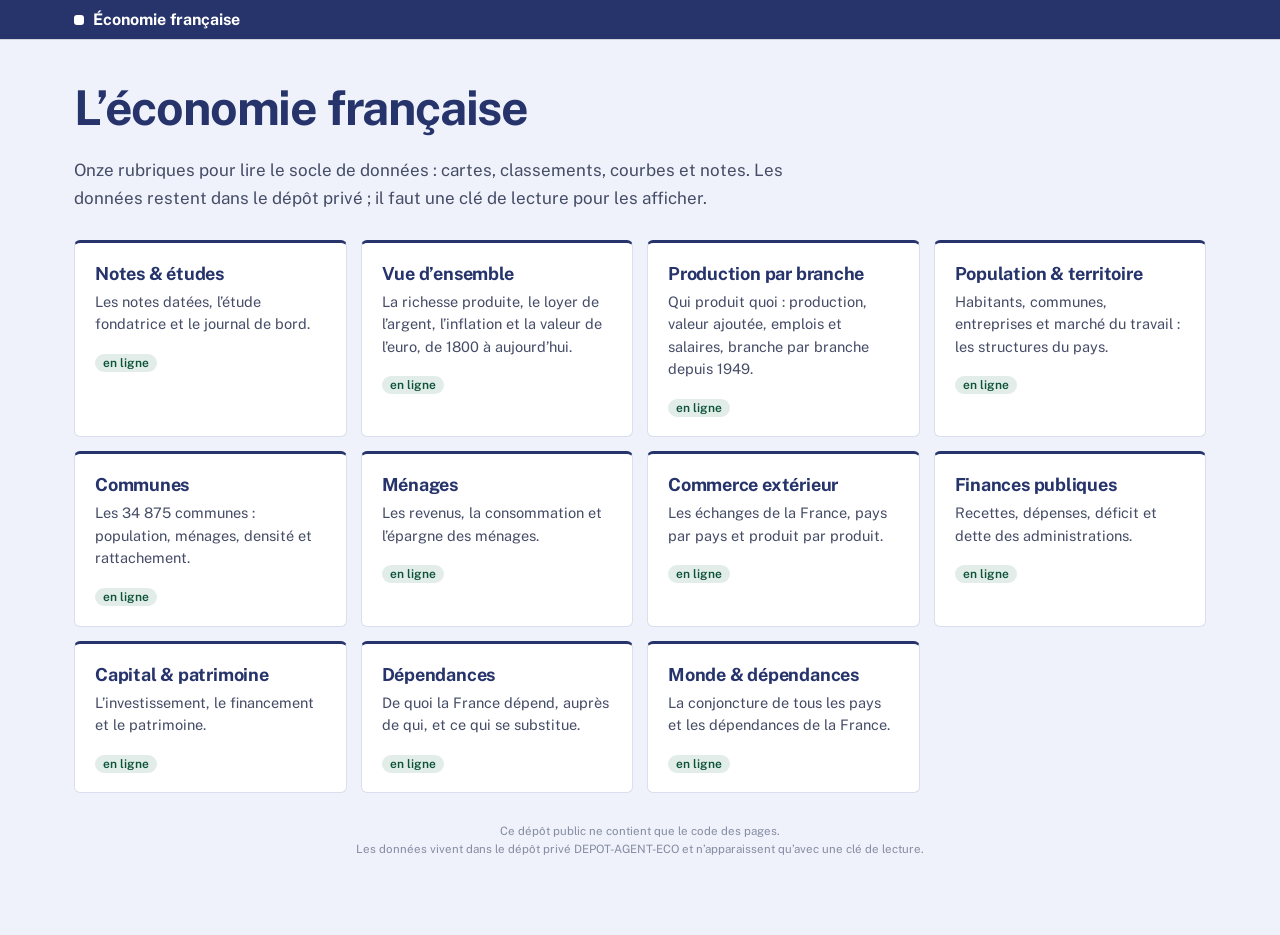
<file: index.html>
<!doctype html>
<html lang="fr">
<head>
<meta charset="utf-8">
<meta name="viewport" content="width=device-width, initial-scale=1">
<meta name="robots" content="noindex">
<title>&Eacute;conomie fran&ccedil;aise &mdash; Rubriques</title>
<link rel="preconnect" href="https://fonts.googleapis.com">
<link rel="preconnect" href="https://fonts.gstatic.com" crossorigin>
<link href="https://fonts.googleapis.com/css2?family=Public+Sans:wght@400;500;600;700&family=IBM+Plex+Mono:wght@400;500&display=swap" rel="stylesheet">
<link rel="stylesheet" href="assets/commun.css?v=20260808c">
<style>
/* Seules regles propres a l accueil : la grille des rubriques. Tout le reste
   vient de la charte commune, pour que l accueil ne derive jamais des pages. */
.rubs{display:grid;grid-template-columns:repeat(auto-fill,minmax(268px,1fr));gap:14px;margin-top:28px}
.rub{display:block;background:var(--carte);border:1px solid var(--ligne);border-top:3px solid var(--accent);
     border-radius:6px;padding:20px 20px 17px;color:inherit;text-decoration:none;
     transition:transform .15s,box-shadow .15s;animation:pop .45s ease both}
a.rub:hover{transform:translateY(-2px);box-shadow:0 8px 22px rgba(22,26,46,.10)}
.rub h2{font:700 18px "Public Sans",sans-serif;margin:0 0 7px;letter-spacing:-.012em;color:var(--accent)}
.rub p{color:var(--texte);font-size:14.5px;margin:0 0 14px;line-height:1.55}
.rubs .rub:nth-child(2){animation-delay:.03s}.rubs .rub:nth-child(3){animation-delay:.06s}
.rubs .rub:nth-child(4){animation-delay:.09s}.rubs .rub:nth-child(5){animation-delay:.12s}
.rubs .rub:nth-child(6){animation-delay:.15s}.rubs .rub:nth-child(7){animation-delay:.18s}
.rubs .rub:nth-child(8){animation-delay:.21s}.rubs .rub:nth-child(9){animation-delay:.24s}
.rubs .rub:nth-child(10){animation-delay:.27s}.rubs .rub:nth-child(11){animation-delay:.30s}
</style>
</head>
<body>
<header class="haut"><div class="haut-in">
  <a class="marque" href="index.html"><span class="pastille"></span>&Eacute;conomie fran&ccedil;aise</a>
</div></header>
<div class="cadre">
  <section class="hero">
    <h1>L&rsquo;&eacute;conomie fran&ccedil;aise</h1>
    <p class="sous">Onze rubriques pour lire le socle de donn&eacute;es : cartes, classements, courbes et notes. Les donn&eacute;es restent dans le d&eacute;p&ocirc;t priv&eacute; ; il faut une cl&eacute; de lecture pour les afficher.</p>
  </section>
  <section class="rubs">
    <a class="rub" href="notes.html">
      <h2>Notes &amp; &eacute;tudes</h2>
      <p>Les notes dat&eacute;es, l&rsquo;&eacute;tude fondatrice et le journal de bord.</p>
      <span class="chip vert">en ligne</span>
    </a>
    <a class="rub" href="vue-densemble.html">
      <h2>Vue d&rsquo;ensemble</h2>
      <p>La richesse produite, le loyer de l&rsquo;argent, l&rsquo;inflation et la valeur de l&rsquo;euro, de 1800 &agrave; aujourd&rsquo;hui.</p>
      <span class="chip vert">en ligne</span>
    </a>
    <a class="rub" href="branches.html">
      <h2>Production par branche</h2>
      <p>Qui produit quoi : production, valeur ajout&eacute;e, emplois et salaires, branche par branche depuis 1949.</p>
      <span class="chip vert">en ligne</span>
    </a>
    <a class="rub" href="population.html">
      <h2>Population &amp; territoire</h2>
      <p>Habitants, communes, entreprises et march&eacute; du travail : les structures du pays.</p>
      <span class="chip vert">en ligne</span>
    </a>
    <a class="rub" href="communes.html">
      <h2>Communes</h2>
      <p>Les 34 875 communes : population, m&eacute;nages, densit&eacute; et rattachement.</p>
      <span class="chip vert">en ligne</span>
    </a>
    <a class="rub" href="menages.html">
      <h2>M&eacute;nages</h2>
      <p>Les revenus, la consommation et l&rsquo;&eacute;pargne des m&eacute;nages.</p>
      <span class="chip vert">en ligne</span>
    </a>
    <a class="rub" href="commerce.html">
      <h2>Commerce ext&eacute;rieur</h2>
      <p>Les &eacute;changes de la France, pays par pays et produit par produit.</p>
      <span class="chip vert">en ligne</span>
    </a>
    <a class="rub" href="finances-publiques.html">
      <h2>Finances publiques</h2>
      <p>Recettes, d&eacute;penses, d&eacute;ficit et dette des administrations.</p>
      <span class="chip vert">en ligne</span>
    </a>
    <a class="rub" href="capital.html">
      <h2>Capital &amp; patrimoine</h2>
      <p>L&rsquo;investissement, le financement et le patrimoine.</p>
      <span class="chip vert">en ligne</span>
    </a>
    <a class="rub" href="dependances.html">
      <h2>D&eacute;pendances</h2>
      <p>De quoi la France d&eacute;pend, aupr&egrave;s de qui, et ce qui se substitue.</p>
      <span class="chip vert">en ligne</span>
    </a>
    <a class="rub" href="monde.html">
      <h2>Monde &amp; d&eacute;pendances</h2>
      <p>La conjoncture de tous les pays et les d&eacute;pendances de la France.</p>
      <span class="chip vert">en ligne</span>
    </a>
  </section>
  <footer>
    <p class="petit">Ce d&eacute;p&ocirc;t public ne contient que le code des pages.<br>Les donn&eacute;es vivent dans le d&eacute;p&ocirc;t priv&eacute; DEPOT-AGENT-ECO et n&rsquo;apparaissent qu&rsquo;avec une cl&eacute; de lecture.</p>
  </footer>
</div>
</body>
</html>
</file>
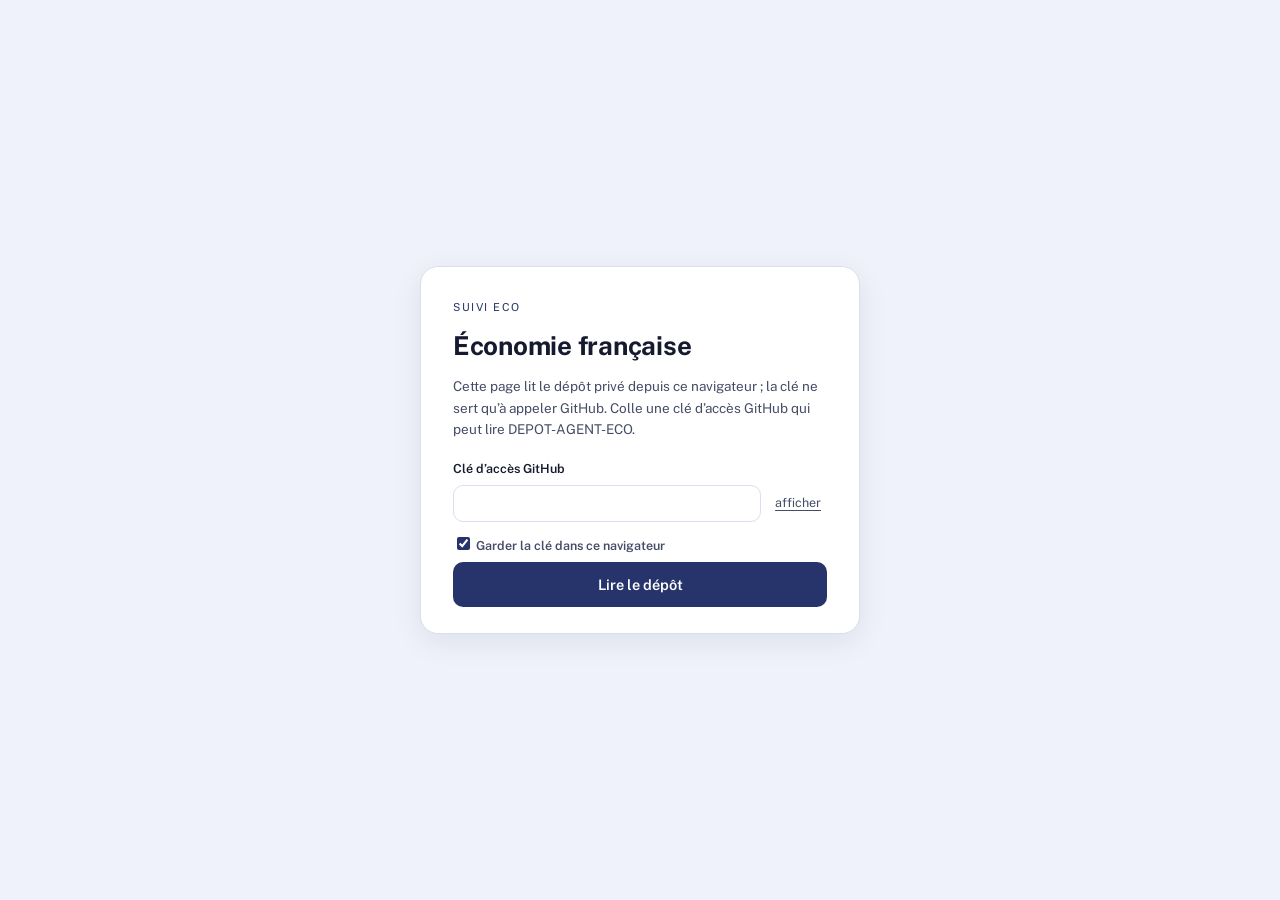
<file: archive-vue-autonome.html>
<!doctype html>
<html lang="fr">
<head>
<meta charset="utf-8">
<meta name="viewport" content="width=device-width, initial-scale=1">
<meta name="robots" content="noindex">
<title>&Eacute;conomie fran&ccedil;aise &mdash; Vue d&rsquo;ensemble</title>
<link rel="preconnect" href="https://fonts.googleapis.com">
<link rel="preconnect" href="https://fonts.gstatic.com" crossorigin>
<link href="https://fonts.googleapis.com/css2?family=Public+Sans:wght@400;500;600;700&family=IBM+Plex+Mono:wght@400;500&display=swap" rel="stylesheet">
<style>
:root{
  --fond:#EFF2FA; --carte:#FFFFFF; --encre:#161A2E; --texte:#454C66; --muet:#858BA3;
  --ligne:#D9DFEE; --ligne2:#E9EDF7;
  --accent:#26346B; --accent2:#5C6CB8;
  --vert:#0E9F6E; --vertfonce:#0B7A55; --rouge:#D92D20;
  --teal:#0D9488; --violet:#7C3AED; --ardoise:#64748B;
  --nuit:#0F172A; --nuittexte:#E2E8F0;
}
*{box-sizing:border-box}
[hidden]{display:none !important}
html,body{margin:0;padding:0}
body{background:var(--fond);color:var(--encre);font:400 14.5px/1.6 "Public Sans",system-ui,sans-serif;-webkit-font-smoothing:antialiased}
.mono{font-family:"Public Sans",sans-serif}
h1,h2{font-family:"Public Sans",sans-serif;margin:0}
button{font:inherit;color:inherit;background:none;border:none;cursor:pointer}
button:focus-visible,summary:focus-visible,a:focus-visible,input:focus-visible{outline:2px solid var(--accent);outline-offset:2px}
@media (prefers-reduced-motion: reduce){*{animation:none !important;transition:none !important}}

/* ecran cle */
.plein{min-height:100vh;display:flex;align-items:center;justify-content:center;padding:24px}
.carteAuth{background:var(--carte);border:1px solid var(--ligne);border-radius:18px;padding:32px 32px 26px;max-width:440px;width:100%;box-shadow:0 8px 30px rgba(16,24,40,.08)}
.carteAuth h1{font-size:26px;margin:4px 0 10px;letter-spacing:-.01em}
.carteAuth .expli{color:var(--texte);font-size:13.5px;margin:0 0 18px}
.carteAuth label{display:block;font-weight:600;font-size:12.5px;margin-bottom:6px}
.rangCle{display:flex;gap:8px;align-items:center}
#cle{flex:1;min-width:0;padding:10px 12px;border:1px solid var(--ligne);border-radius:10px;font:500 13px "Public Sans",sans-serif;background:#fff;color:var(--encre)}
.case{display:flex;gap:8px;align-items:center;color:var(--texte);font-size:13px;margin:12px 0 16px;font-weight:400}
.case input{accent-color:var(--accent)}
.btnPlein{display:block;width:100%;background:var(--accent);color:#fff;border-radius:10px;padding:11px;font-weight:600}
.btnPlein[disabled]{opacity:.6;cursor:default}
.erreur{color:#B42318;font-size:13px;margin:12px 0 0}
.lienbtn{color:var(--texte);font-size:12.5px;text-decoration:underline;text-underline-offset:3px;white-space:nowrap}

/* barre haute */
.haut{position:sticky;top:0;z-index:30;background:rgba(239,242,250,.9);backdrop-filter:blur(10px);-webkit-backdrop-filter:blur(10px);border-bottom:1px solid var(--ligne)}
.haut-in{flex-wrap:wrap;max-width:1180px;margin:0 auto;padding:10px 24px;display:flex;align-items:center;gap:18px}
.marque{display:flex;align-items:center;gap:9px;font:600 14px "Public Sans",sans-serif;white-space:nowrap;color:inherit;text-decoration:none}
.marque .pastille{width:10px;height:10px;border-radius:3px;background:linear-gradient(135deg,var(--accent),var(--accent2));display:inline-block}
.onglets{display:flex;gap:2px 4px;flex-wrap:wrap;row-gap:4px}
.onglets::-webkit-scrollbar{display:none}
.onglets a,.onglets span{font-size:13px;font-weight:500;color:var(--muet);padding:6px 11px;border-radius:999px;white-space:nowrap;text-decoration:none}
.onglets .actif{background:var(--encre);color:#fff;font-weight:600}
.outilsH{margin-left:auto;display:flex;gap:12px;align-items:center}
.btnH{border:1px solid var(--ligne);background:#fff;border-radius:999px;padding:6px 13px;font-size:12.5px;font-weight:600;color:var(--texte)}

.cadre{max-width:1180px;margin:0 auto;padding:26px 24px 64px}
.hero{margin:6px 0 20px}
.eyebrow{font-family:"Public Sans",sans-serif;font-size:11px;letter-spacing:.14em;color:var(--accent);margin:0 0 8px}
.hero h1{font-size:clamp(32px,4.4vw,48px);font-weight:700;letter-spacing:-.025em;color:var(--accent)}
.hero .sous{color:var(--texte);margin:8px 0 0;font-size:14px;max-width:76ch}
.heures{display:inline-flex;align-items:center;gap:9px;font-size:13px;color:var(--texte);margin:16px 0 0;background:var(--carte);border:1px solid var(--ligne);border-radius:999px;padding:6px 15px 6px 12px}.heures .pt{width:7px;height:7px;border-radius:50%;background:#116B4A;flex:none}.heures b{font-weight:600;color:var(--encre)}

.stats{display:grid;grid-template-columns:repeat(auto-fit,minmax(178px,1fr));gap:12px;margin:18px 0 8px}
.stat{background:var(--carte);border:1px solid var(--ligne);border-top:3px solid var(--accent);border-radius:6px;padding:14px 15px 12px;box-shadow:0 1px 2px rgba(16,24,40,.04);transition:transform .15s,box-shadow .15s;animation:pop .45s ease both}
.stat:hover{transform:translateY(-1px);box-shadow:0 6px 16px rgba(16,24,40,.07)}
.stats .stat:nth-child(2){animation-delay:.04s}.stats .stat:nth-child(3){animation-delay:.08s}
.stats .stat:nth-child(4){animation-delay:.12s}.stats .stat:nth-child(5){animation-delay:.16s}
.stats .stat:nth-child(6){animation-delay:.2s}.stats .stat:nth-child(7){animation-delay:.24s}
.stats .stat:nth-child(8){animation-delay:.28s}
@keyframes pop{from{opacity:0;transform:translateY(8px)}}
.stat .et{font-size:12.5px;letter-spacing:.07em;text-transform:uppercase;color:var(--accent);font-weight:700;line-height:1.35}
.stat .rang{display:flex;align-items:baseline;gap:8px;flex-wrap:wrap;margin-top:5px}
.stat .va{font:600 22px "Public Sans",sans-serif;letter-spacing:-.01em;font-feature-settings:'tnum'}
.chip{font-size:11px;font-weight:600;padding:2px 8px;border-radius:999px;background:#F2F4F7;color:var(--texte);white-space:nowrap}
.chip.vert{background:rgba(14,159,110,.12);color:var(--vertfonce)}
.chip.rouge{background:rgba(217,45,32,.1);color:#B42318}
.up{color:var(--vertfonce)} .down{color:#B42318}
.spk{width:100%;height:30px;margin-top:9px;display:block}
.stat .qd{font-size:11px;color:var(--muet);font-family:"Public Sans",sans-serif;margin-top:7px;line-height:1.5}

.panneau{background:var(--carte);border:1px solid var(--ligne);border-radius:18px;padding:20px 20px 16px;margin-top:16px;box-shadow:0 1px 2px rgba(16,24,40,.04)}
.pan-tete{display:flex;justify-content:space-between;gap:16px;align-items:flex-start;flex-wrap:wrap;margin-bottom:6px}
.pan-tete h2{font-size:23px;font-weight:700;letter-spacing:-.01em;color:var(--accent);padding-left:14px;border-left:4px solid var(--accent);line-height:1.25}
.pan-tete p{color:var(--texte);font-size:13px;margin:5px 0 0;max-width:72ch}
.seg{display:inline-flex;background:#EEF1F6;border-radius:999px;padding:3px;gap:2px;flex-wrap:wrap}
.seg button{border-radius:999px;padding:6px 13px;font-size:12.5px;font-weight:600;color:var(--texte);transition:background .12s}
.seg button.actif{background:#fff;color:var(--encre);box-shadow:0 1px 2px rgba(15,23,42,.1)}
.chips{display:flex;gap:6px;flex-wrap:wrap;margin:10px 0 4px}
.chips button{font-family:"Public Sans",sans-serif;font-size:12px;border:1px solid var(--ligne);border-radius:999px;padding:4px 11px;color:var(--texte);background:var(--carte);transition:all .12s}
.chips button:hover{border-color:var(--muet)}
.chips button.actif{background:var(--accent);border-color:var(--accent);color:#fff;font-weight:500}

.chartbox{position:relative;margin-top:10px}
.chartbox svg{width:100%;height:auto;display:block}
.tip{position:absolute;top:10px;transform:translateX(-50%);background:var(--nuit);color:#F8FAFC;border-radius:10px;padding:8px 12px;font-size:12px;line-height:1.55;pointer-events:none;box-shadow:0 10px 28px rgba(15,23,42,.28);white-space:nowrap;z-index:5}
.tip .t{font:600 11px "Public Sans",sans-serif;letter-spacing:.05em;color:#A5B4CB;margin-bottom:3px;text-transform:uppercase}
.tip .r{display:flex;align-items:center;gap:7px;font-family:"Public Sans",sans-serif;font-size:11.5px;color:#CBD5E1}
.tip .r b{color:#fff;font-weight:500}
.tip .d{width:7px;height:7px;border-radius:3px;display:inline-block;flex:none}

.legende{display:flex;gap:16px;flex-wrap:wrap;margin:10px 2px 0;font-size:12px;color:var(--texte)}
.legende i{display:inline-block;width:9px;height:9px;border-radius:3px;margin-right:6px;vertical-align:-1px}
.note{color:var(--texte);font-size:12.5px;margin:12px 2px 0}
.explore{display:flex;align-items:center;gap:12px;flex-wrap:wrap;margin-top:12px;padding:10px 14px;background:#F8F9FD;border:1px solid var(--ligne2);border-radius:12px}
.explore label{font-size:12px;font-weight:600;color:var(--texte);white-space:nowrap}
.explore input[type=range]{flex:1;min-width:150px;accent-color:var(--accent);height:22px}
.explore input[type=date]{font:500 13px "Public Sans",sans-serif;padding:6px 10px;border:1px solid var(--ligne);border-radius:8px;background:#fff;color:var(--encre);accent-color:var(--accent)}
.exp-an{font:600 13px "Public Sans",sans-serif;color:var(--accent);min-width:44px;text-align:center}
.exp-val{font-family:"Public Sans",sans-serif;font-size:12px;color:var(--encre);line-height:1.7;width:100%}
.exp-val b{color:var(--accent);font-weight:500}

details.src{margin-top:14px}
details.src summary{cursor:pointer;color:var(--accent);font-weight:500;font-size:12.5px}
details.src pre{font-family:"Public Sans",sans-serif;font-size:11px;line-height:1.6;color:var(--nuittexte);background:var(--nuit);border-radius:12px;padding:14px 16px;overflow-x:auto;white-space:pre-wrap;margin:10px 0 4px}

#tabDecisions{overflow-x:auto;margin-top:8px}
#tabDecisions table{border-collapse:collapse;width:100%;font-size:13px}
#tabDecisions th{text-align:right;font-size:10.5px;letter-spacing:.06em;text-transform:uppercase;color:var(--muet);font-weight:600;padding:8px 14px 8px 0;border-bottom:1px solid var(--ligne);white-space:nowrap}
#tabDecisions th:first-child{text-align:left}
#tabDecisions td{padding:8px 14px 8px 0;border-bottom:1px solid var(--ligne2);font-family:"Public Sans",sans-serif;white-space:nowrap;text-align:right;font-size:12.5px}
#tabDecisions td.d{font-family:"Public Sans",sans-serif;text-align:left;font-weight:500}
#tabDecisions tr:hover td{background:#F8FAFF}
.fl{font-size:9px;margin-left:6px;color:var(--muet)}

footer{margin-top:30px}
.reserves{background:var(--carte);border:1px solid var(--ligne);border-radius:18px;padding:18px 20px}
.reserves summary{cursor:pointer;font-weight:600;font-size:13.5px;font-family:"Public Sans",sans-serif}
.reserves ul{color:var(--texte);font-size:13px;margin:12px 0 0;padding-left:20px}
.reserves li{margin-bottom:7px}
.petit{font-size:11.5px;color:var(--muet);margin-top:16px;text-align:center}
@media (max-width: 720px){
  .cadre{padding:18px 14px 48px}
  .haut-in{padding:10px 14px;gap:12px}
  .panneau{padding:14px 14px 12px}
  .stat .va{font-size:19px}
}
</style>
</head>
<body>

<div id="auth" class="plein" hidden>
  <form id="formAuth" class="carteAuth">
    <p class="eyebrow">SUIVI ECO</p>
    <h1>&Eacute;conomie fran&ccedil;aise</h1>
    <p class="expli">Cette page lit le d&eacute;p&ocirc;t priv&eacute; depuis ce navigateur ; la cl&eacute; ne sert qu&rsquo;&agrave; appeler GitHub. Colle une cl&eacute; d&rsquo;acc&egrave;s GitHub qui peut lire DEPOT-AGENT-ECO.</p>
    <label for="cle">Cl&eacute; d&rsquo;acc&egrave;s GitHub</label>
    <div class="rangCle">
      <input id="cle" type="password" autocomplete="off" spellcheck="false">
      <button type="button" id="voirCle" class="lienbtn">afficher</button>
    </div>
    <label class="case"><input type="checkbox" id="garder" checked> Garder la cl&eacute; dans ce navigateur</label>
    <button type="submit" id="btnLire" class="btnPlein">Lire le d&eacute;p&ocirc;t</button>
    <p id="erreurAuth" class="erreur" hidden></p>
  </form>
</div>

<div id="app" hidden>
<header class="haut">
  <div class="haut-in">
    <a class="marque" href="index.html"><span class="pastille"></span>&Eacute;conomie fran&ccedil;aise</a>
    <nav class="onglets" aria-label="Rubriques">
      <a class="actif" href="vue-densemble.html">Vue d&rsquo;ensemble</a>
      <a href="branches.html">Branches</a>
      <a href="population.html">Population</a>
      <a href="communes.html">Communes</a>
      <a href="menages.html">M&eacute;nages</a>
      <a href="commerce.html">Commerce</a>
      <a href="finances-publiques.html">Finances</a>
      <a href="capital.html">Capital</a>
      <a href="dependances.html">D&eacute;pendances</a>
      <a href="monde.html">Monde</a>
      <a href="notes.html">Notes</a>
    </nav>
    <div class="outilsH">
      <button class="btnH" id="btnRecharger">Recharger</button>
      <button class="lienbtn" id="btnCle">Changer de cl&eacute;</button>
    </div>
  </div>
</header>

<div class="cadre">
  <section class="hero">
    
    <h1>Vue d&rsquo;ensemble</h1>
    <p class="sous">La richesse produite, le loyer de l&rsquo;argent, les prix et la valeur de l&rsquo;euro. Chaque chiffre est lu tel quel dans un fichier du socle et garde sa source, sa date et son mill&eacute;sime &mdash; rien n&rsquo;est recalcul&eacute; en silence.</p>
    <p class="heures" id="heures"></p>
  </section>

  <section class="stats" id="cartesEtat" aria-label="Dernier &eacute;tat"></section>

  <section class="panneau">
    <div class="pan-tete">
      <div>
        <h2>La richesse produite chaque ann&eacute;e</h2>
        <p id="pibQuoi"></p>
      </div>
      <div class="seg" id="pibVues" role="group" aria-label="Vue du produit int&eacute;rieur brut"></div>
    </div>
    <div class="chartbox" id="boxPib">
      <svg id="svgPib" viewBox="0 0 960 330" role="img" aria-label="Produit interieur brut de la France"></svg>
      <div class="tip" hidden></div>
    </div>
    <div class="explore">
      <label for="pibSlider">Choisir une ann&eacute;e</label>
      <input type="range" id="pibSlider" min="1949" max="2025" step="1" value="2025">
      <span class="exp-an" id="pibAn"></span>
      <div class="exp-val" id="pibExp"></div>
    </div>
    <details class="src"><summary>Source et contr&ocirc;le &mdash; ECO/series/M1_PIB_FRANCE_1949-2025.csv</summary><pre id="entPib"></pre></details>
  </section>

  <section class="panneau">
    <div class="pan-tete">
      <div>
        <h2>Deux si&egrave;cles de loyer de l&rsquo;argent</h2>
        <p>L&rsquo;escompte de la Banque de France de 1800 &agrave; 1990, puis les trois taux directeurs de la Banque centrale europ&eacute;enne depuis 1999. Trois d&eacute;finitions diff&eacute;rentes, trac&eacute;es c&ocirc;te &agrave; c&ocirc;te et jamais raccord&eacute;es &mdash; le vide 1990&ndash;1999 est un trou de champ, pas un taux nul.</p>
      </div>
      <div class="seg" id="tauxPeriodes" role="group" aria-label="P&eacute;riode affich&eacute;e"></div>
    </div>
    <div class="chartbox" id="boxTaux">
      <svg id="svgTaux" viewBox="0 0 960 330" role="img" aria-label="Taux d'escompte puis taux directeurs"></svg>
      <div class="tip" hidden></div>
    </div>
    <div class="explore">
      <label for="tauxDate">Choisir un jour</label>
      <input type="date" id="tauxDate" min="1800-02-21">
      <div class="exp-val" id="tauxExp"></div>
    </div>
    <div class="legende">
      <span><i style="background:var(--ardoise)"></i>Escompte Banque de France</span>
      <span><i style="background:var(--accent)"></i>Facilit&eacute; de d&eacute;p&ocirc;t BCE</span>
      <span><i style="background:var(--teal)"></i>Refinancement</span>
      <span><i style="background:var(--violet)"></i>Pr&ecirc;t marginal</span>
    </div>
    <details class="src"><summary>Sources et r&eacute;serves &mdash; ECO/series/M1_TAUX_ESCOMPTE_1800-1990.csv et M1_TAUX_BCE_DECISIONS.csv</summary><pre id="entTaux"></pre></details>
  </section>

  <section class="panneau">
    <div class="pan-tete">
      <div>
        <h2>Ce que vaut l&rsquo;euro</h2>
        <p>Moyenne annuelle des cours de r&eacute;f&eacute;rence de la BCE : combien d&rsquo;unit&eacute;s de devise pour un euro. Une courbe qui monte veut dire que l&rsquo;euro s&rsquo;appr&eacute;cie. Le point dor&eacute; est le dernier cours port&eacute; au d&eacute;p&ocirc;t, quand il existe.</p>
      </div>
    </div>
    <div class="chips" id="fxChips" role="group" aria-label="Devise"></div>
    <div class="chartbox" id="boxFx">
      <svg id="svgFx" viewBox="0 0 960 290" role="img" aria-label="Taux de change annuel moyen de l'euro"></svg>
      <div class="tip" hidden></div>
    </div>
    <div class="explore">
      <label for="fxSlider">Choisir une ann&eacute;e</label>
      <input type="range" id="fxSlider" min="1999" max="2025" step="1" value="2025">
      <span class="exp-an" id="fxAn"></span>
      <div class="exp-val" id="fxExp"></div>
    </div>
    <p class="note" id="fxNote"></p>
    <details class="src"><summary>Source et contr&ocirc;le &mdash; ECO/series/M1_TAUX_CHANGE_ANNUEL_1999-2025.csv</summary><pre id="entFx"></pre></details>
  </section>

  <section class="panneau">
    <div class="pan-tete">
      <div>
        <h2>Les derni&egrave;res d&eacute;cisions de la banque centrale</h2>
        <p>Une ligne par date de d&eacute;cision de la BCE, taux en vigueur &agrave; compter de cette date. La fl&egrave;che marque le sens du mouvement par rapport &agrave; la d&eacute;cision pr&eacute;c&eacute;dente.</p>
      </div>
    </div>
    <div id="tabDecisions"></div>
  </section>

  <footer>
    <details class="reserves" open>
      <summary>R&eacute;serves sur les donn&eacute;es</summary>
      <ul id="listeReserves"></ul>
    </details>
    <p class="petit mono" id="piedInfos"></p>
  </footer>
</div>
</div>

<script>
'use strict';
const DEPOT='GuillaumePoignet/DEPOT-AGENT-ECO';
const CHEMINS={
  PIB:'ECO/series/M1_PIB_FRANCE_1949-2025.csv',
  BCE:'ECO/series/M1_TAUX_BCE_DECISIONS.csv',
  ESC:'ECO/series/M1_TAUX_ESCOMPTE_1800-1990.csv',
  FXA:'ECO/series/M1_TAUX_CHANGE_ANNUEL_1999-2025.csv',
  REC:'ECO/series/M1_TAUX_CHANGE_2026-07.csv'
};
const AUJ=new Date().toISOString().slice(0,10);

/* ============ outils ============ */
const $=id=>document.getElementById(id);
const NS='http://www.w3.org/2000/svg';
const el=(t,a)=>{const e=document.createElementNS(NS,t);for(const k in a)e.setAttribute(k,a[k]);return e;};
const nf0=new Intl.NumberFormat('fr-FR');
const nf1=new Intl.NumberFormat('fr-FR',{minimumFractionDigits:1,maximumFractionDigits:1});
const nf2=new Intl.NumberFormat('fr-FR',{minimumFractionDigits:2,maximumFractionDigits:2});
const nf4=new Intl.NumberFormat('fr-FR',{maximumFractionDigits:4});
const fmtPct=v=>(v>=0?'+':'\u2212')+nf1.format(Math.abs(v))+' %';
const DATE_OK=/^\d{4}-(0[1-9]|1[0-2])-(0[1-9]|[12]\d|3[01])$/;
const anneeFrac=iso=>{const p=iso.split('-').map(Number);return p[0]+((p[1]||1)-1)/12+((p[2]||1)-1)/365;};
const dFR=iso=>iso.split('-').reverse().join('/');
const MOIS=['janv.','f\u00e9vr.','mars','avr.','mai','juin','juil.','ao\u00fbt','sept.','oct.','nov.','d\u00e9c.'];
const moisFR=p=>{const q=p.split('-');return MOIS[+q[1]-1]+' '+q[0];};
const fHM=d=>String(d.getHours()).padStart(2,'0')+'h'+String(d.getMinutes()).padStart(2,'0');
const dfPlein=new Intl.DateTimeFormat('fr-FR',{day:'numeric',month:'short',year:'numeric'});
function lignes(txt){return txt.split(/\r?\n/);}
function entete(txt){return lignes(txt).filter(l=>l.startsWith('#')).join('\n');}
function corps(txt){const L=lignes(txt).filter(l=>l&&!l.startsWith('#'));const head=L[0].split(';');return {head,rows:L.slice(1).map(l=>l.split(';'))};}

/* ============ acces au depot ============ */
/* Une cle collee traine souvent un caractere invisible - espace insecable,
   marque de direction, saut de ligne. Le navigateur refuse alors de construire
   l'en-tete HTTP et renvoie une erreur incomprehensible. On ne garde donc que
   l'ASCII imprimable, et on previent au moment de la saisie. */
function nettoyerCle(s){return String(s||'').replace(/[^\x21-\x7E]/g,'');}
function cleActuelle(){return nettoyerCle(localStorage.getItem('se_cle')||sessionStorage.getItem('se_cle')||'');}
async function ghTexte(chemin){
  const r=await fetch('https://api.github.com/repos/'+DEPOT+'/contents/'+chemin+'?ref=main',
    {headers:{Authorization:'Bearer '+cleActuelle(),Accept:'application/vnd.github.raw'}});
  if(r.status===401||r.status===403) throw new Error('AUTH');
  if(r.status===404) throw new Error('ABSENT:'+chemin);
  if(!r.ok) throw new Error('HTTP '+r.status);
  return r.text();
}
async function ghApi(suite){
  const r=await fetch('https://api.github.com/repos/'+DEPOT+'/'+suite,
    {headers:{Authorization:'Bearer '+cleActuelle(),Accept:'application/vnd.github+json'}});
  if(r.status===401||r.status===403) throw new Error('AUTH');
  if(!r.ok) throw new Error('HTTP '+r.status);
  return r.json();
}

/* ============ etat ============ */
let CSVs=null, PIB=null, DEC=null, ESC=null, FX=null, REC=null;
let M_DEP=null, M_REF=null, M_PRE=null, M_ESC=null, FX_SPOT={};
let heureGravure=null, heureLecture=null, echecLecture=false, mnt=null;
let pibVue='volume', pibMarqueur=null, pibAnnee=null, majPibPin=null;
let tauxDebut=1800, tauxDatePin=null, majTauxPin=null;
let fxSel='USD', fxMarqueur=null, fxAnnee=null, majFxPin=null;

const rec=motif=>REC.find(r=>r.ind.indexOf(motif)>=0);

async function chargerTout(){
  const [a,b,c,d,e]=await Promise.all([ghTexte(CHEMINS.PIB),ghTexte(CHEMINS.BCE),ghTexte(CHEMINS.ESC),ghTexte(CHEMINS.FXA),ghTexte(CHEMINS.REC)]);
  CSVs={PIB:a,BCE:b,ESC:c,FXA:d,REC:e};
  try{
    const cm=await ghApi('commits?path=ECO/series&per_page=1&sha=main');
    heureGravure=(cm&&cm[0])?new Date(cm[0].commit.committer.date):null;
  }catch(err){heureGravure=null;}
  calculer();
  heureLecture=new Date();echecLecture=false;
}
function marches(grandeur){
  const src=DEC.filter(d=>d.g===grandeur);
  const out=[];
  for(let i=0;i<src.length;i++){
    out.push({x0:anneeFrac(src[i].date),x1:i+1<src.length?anneeFrac(src[i+1].date):anneeFrac(AUJ),v:src[i].v,date:src[i].date});
  }
  return out;
}
function calculer(){
  PIB=corps(CSVs.PIB).rows.map(r=>({an:+r[0],courant:+r[1],volume:+r[2],croiss:r[3]===''?null:+r[3],indice:+r[4],parHab:+r[5]}));
  DEC=corps(CSVs.BCE).rows.map(r=>({date:r[0],g:r[1],v:+r[2]}));
  const esc=corps(CSVs.ESC).rows, ok=[], ecartees=[];
  for(const r of esc){const o={date:r[0],fin:r[1],taux:+r[2]};
    if(DATE_OK.test(o.date)) ok.push(o); else ecartees.push(o);}
  ESC={ok,ecartees};
  const par={};
  for(const r of corps(CSVs.FXA).rows){const c=r[1];(par[c]=par[c]||[]).push({an:+r[0],v:+r[5]});}
  for(const c in par) par[c].sort((a,b)=>a.an-b.an);
  FX=par;
  REC=corps(CSVs.REC).rows.map(r=>({ind:r[0],periode:r[1],v:+r[2].replace(',','.'),unite:r[3],source:r[4],mill:r[6]}));
  M_DEP=marches('taux_facilite_depot');M_REF=marches('taux_refinancement_principal');M_PRE=marches('taux_facilite_pret_marginal');
  const s=ESC.ok, mesc=[];
  for(let i=0;i<s.length;i++){
    const fin=s[i].fin?anneeFrac(s[i].fin+'-01'):(i+1<s.length?anneeFrac(s[i+1].date):null);
    mesc.push({x0:anneeFrac(s[i].date),x1:fin===null?anneeFrac(s[i].date):fin,v:s[i].taux,date:s[i].date});
  }
  M_ESC=mesc;
  FX_SPOT={USD:rec('euro-dollar'),CNY:rec('euro-yuan')};
}
function tauxA(m,x){let v=null,d=null;for(const s of m){if(s.x0<=x&&x<s.x1){return {v:s.v,date:s.date};}if(s.x0<=x){v=s.v;d=s.date;}else break;}return v===null?null:{v,date:d};}

/* ============ mini-courbes des cartes ============ */
function sparkLigne(vals,couleur){
  const mn=Math.min.apply(null,vals),mx=Math.max.apply(null,vals),e=(mx-mn)||1;
  let d='';vals.forEach((v,i)=>{d+=(i?'L':'M')+(i*100/(vals.length-1)).toFixed(1)+' '+(26-22*(v-mn)/e+1).toFixed(1);});
  return '<svg class="spk" viewBox="0 0 100 28" preserveAspectRatio="none" aria-hidden="true"><path d="'+d+'" fill="none" stroke="'+couleur+'" stroke-width="1.6" vector-effect="non-scaling-stroke" stroke-linejoin="round"/></svg>';
}
function sparkBarres(vals){
  const mn=Math.min(0,Math.min.apply(null,vals)),mx=Math.max(0,Math.max.apply(null,vals)),e=(mx-mn)||1;
  const Y=v=>26-24*(v-mn)/e+1, lb=100/vals.length*0.62;
  let h='';vals.forEach((v,i)=>{const x=i*100/vals.length+(100/vals.length-lb)/2;
    h+='<rect x="'+x.toFixed(1)+'" y="'+Math.min(Y(0),Y(v)).toFixed(1)+'" width="'+lb.toFixed(1)+'" height="'+(Math.abs(Y(v)-Y(0))||0.6).toFixed(1)+'" fill="'+(v>=0?'var(--vert)':'var(--rouge)')+'" rx="0.6"/>';});
  return '<svg class="spk" viewBox="0 0 100 28" preserveAspectRatio="none" aria-hidden="true">'+h+'</svg>';
}
function sparkMarches(seg,couleur){
  const x0=seg[0].x0,x1=seg[seg.length-1].x1;
  const vs=seg.map(s=>s.v),mn=Math.min.apply(null,vs),mx=Math.max.apply(null,vs),e=(mx-mn)||1;
  const X=x=>(x-x0)*100/(x1-x0), Y=v=>26-22*(v-mn)/e+1;
  let d='';seg.forEach((s,i)=>{d+=(i?'L':'M')+X(s.x0).toFixed(1)+' '+Y(s.v).toFixed(1)+'L'+X(s.x1).toFixed(1)+' '+Y(s.v).toFixed(1);});
  return '<svg class="spk" viewBox="0 0 100 28" preserveAspectRatio="none" aria-hidden="true"><path d="'+d+'" fill="none" stroke="'+couleur+'" stroke-width="1.6" vector-effect="non-scaling-stroke"/></svg>';
}

/* ============ cartes du dernier etat ============ */
function rendreCartesEtat(){
  const p=PIB[PIB.length-1],p1=PIB[PIB.length-2];
  const infls=REC.filter(r=>r.ind.indexOf('inflation')>=0).sort((a,b)=>a.periode<b.periode?-1:1);
  const inflJ=infls[infls.length-1], inflAv=infls.length>1?infls[infls.length-2]:null;
  const dep=rec('facilite de depot'),oat=rec("emprunt d'Etat"),usd=rec('euro-dollar');
  const crE=rec('entreprises'),crH=rec('habitat');
  const depAvant=M_DEP[M_DEP.length-2],depDer=M_DEP[M_DEP.length-1];
  const usdDern=FX.USD[FX.USD.length-1];
  const mPib=(entete(CSVs.PIB).match(/Millesime INSEE : ([^\n]+)/)||[])[1]||'voir en-t\u00eate';
  const chip=(txt,cl)=>'<span class="chip'+(cl?' '+cl:'')+'">'+txt+'</span>';
  const cartes=[
    {et:'Richesse produite \u00b7 PIB '+p.an,va:nf1.format(p.courant/1000)+' Md\u20ac',
     ch:chip(fmtPct(p.croiss)+' en volume',p.croiss>=0?'vert':'rouge'),
     sp:sparkLigne(PIB.slice(-20).map(q=>q.volume),'var(--accent)'),
     qd:nf0.format(p.courant)+' M\u20ac courants \u00b7 mill\u00e9sime INSEE '+mPib},
    {et:'Croissance '+p.an,va:fmtPct(p.croiss),cl:p.croiss>=0?'up':'down',
     ch:chip('apr\u00e8s '+fmtPct(p1.croiss)+' en '+p1.an),
     sp:sparkBarres(PIB.slice(-15).map(q=>q.croiss)),
     qd:'variation annuelle du volume \u00b7 INSEE'},
    {et:'Inflation',va:nf1.format(inflJ.v)+' %',
     ch:inflAv?chip((inflJ.v-inflAv.v>=0?'+':'\u2212')+nf1.format(Math.abs(inflJ.v-inflAv.v))+' pt vs '+moisFR(inflAv.periode)):'',
     qd:'prix \u00e0 la consommation, sur un an \u00b7 '+moisFR(inflJ.periode)+' \u00b7 INSEE'+(String(inflJ.mill).indexOf('provisoire')>=0?', provisoire':'')},
    {et:'Taux directeur \u00b7 d\u00e9p\u00f4t BCE',va:nf2.format(dep.v)+' %',
     ch:chip((depDer.v-depAvant.v>=0?'+':'\u2212')+nf2.format(Math.abs(depDer.v-depAvant.v))+' pt le '+dFR(depDer.date)),
     sp:sparkMarches(M_DEP.filter(s=>s.x1>=2022),'var(--accent)'),
     qd:'en vigueur depuis le '+dFR(depDer.date)+' \u00b7 BCE'},
    {et:'Emprunt d\u2019\u00c9tat \u00e0 10 ans',va:nf2.format(oat.v)+' %',
     qd:'moyenne de '+moisFR(oat.periode)+' \u00b7 BCE'},
    {et:'Cr\u00e9dit aux entreprises',va:nf2.format(crE.v)+' %',
     qd:'nouveaux contrats, taux moyen \u00b7 '+moisFR(crE.periode)+' \u00b7 Banque de France'},
    {et:'Cr\u00e9dit \u00e0 l\u2019habitat',va:nf2.format(crH.v)+' %',
     qd:'nouveaux contrats des m\u00e9nages \u00b7 '+moisFR(crH.periode)+' \u00b7 Banque de France'},
    {et:'Euro en dollars',va:nf4.format(usd.v)+' $',
     ch:chip(fmtPct((usd.v/usdDern.v-1)*100)+' vs moy. '+usdDern.an),
     sp:sparkLigne(FX.USD.filter(q=>q.an>=2010).map(q=>q.v),'var(--accent)'),
     qd:'cours du '+dFR(usd.periode)+' \u00b7 BCE'}
  ];
  $('cartesEtat').innerHTML=cartes.map(c=>'<div class="stat"><div class="et">'+c.et+'</div>'+
    '<div class="rang"><span class="va'+(c.cl?' '+c.cl:'')+'">'+c.va+'</span>'+(c.ch||'')+'</div>'+
    (c.sp||'')+'<div class="qd">'+c.qd+'</div></div>').join('');
}

/* ============ moteur de trace ============ */
function grilleY(svg,y0,y1,Y,gL,W,gR,dec){
  const et=y1-y0;let pas=1;
  for(const p of [0.25,0.5,1,2,2.5,5,10,20,25,50,100,200,250,500,1000,2000,2500,5000,10000,20000,25000,50000]) if(et/p<=7){pas=p;break;}
  for(let v=Math.ceil(y0/pas)*pas;v<=y1+1e-9;v+=pas){
    const zero=Math.abs(v)<1e-9;
    svg.appendChild(el('line',{x1:gL,x2:W-gR,y1:Y(v),y2:Y(v),stroke:zero?'#CBD2DE':'var(--ligne2)','stroke-width':1}));
    const t=el('text',{x:gL-8,y:Y(v)+4,'text-anchor':'end','font-size':11,fill:'var(--muet)','font-family':'Public Sans'});
    t.textContent=dec?nf1.format(v):nf0.format(v);svg.appendChild(t);
  }
}
function grilleX(svg,x0,x1,X,H,gB){
  const et=x1-x0;let pas=1;
  for(const p of [1,2,5,10,20,25,50]) if(et/p<=9){pas=p;break;}
  for(let v=Math.ceil(x0/pas)*pas;v<=x1+1e-9;v+=pas){
    const t=el('text',{x:X(v),y:H-9,'text-anchor':'middle','font-size':11,fill:'var(--muet)','font-family':'Public Sans'});
    t.textContent=v;svg.appendChild(t);
  }
}
function degrade(svg,id,couleur){
  const defs=el('defs',{}),g=el('linearGradient',{id,x1:0,y1:0,x2:0,y2:1});
  const s1=el('stop',{offset:'0%','stop-color':couleur,'stop-opacity':0.16});
  const s2=el('stop',{offset:'100%','stop-color':couleur,'stop-opacity':0});
  g.appendChild(s1);g.appendChild(s2);defs.appendChild(g);svg.appendChild(defs);
}
function etiquetteFin(svg,x,y,txt,couleur){
  const t=el('text',{x:x-6,y:y-9,'text-anchor':'end','font-size':11.5,'font-weight':600,fill:couleur,'font-family':'Space Grotesk','paint-order':'stroke',stroke:'#fff','stroke-width':3});
  t.textContent=txt;svg.appendChild(t);
}
function survol(boxId,svg,gL,gT,W,gR,H,gB,X,x0,x1,cb){
  const box=$(boxId),tip=box.querySelector('.tip');
  const regle=el('line',{x1:0,x2:0,y1:gT,y2:H-gB,stroke:'#B9C2D4','stroke-width':1,'stroke-dasharray':'3 3',visibility:'hidden'});
  svg.appendChild(regle);
  const zone=el('rect',{x:gL,y:gT,width:W-gL-gR,height:H-gT-gB,fill:'transparent'});
  const xDe=e=>{const r=svg.getBoundingClientRect();const px=(e.touches&&e.touches.length)?e.touches[0].clientX:e.clientX;
    return Math.max(x0,Math.min(x1,x0+((px-r.left)*(W/r.width)-gL)*(x1-x0)/(W-gL-gR)));};
  const montrer=x=>{
    const html=cb(x);
    if(!html){regle.setAttribute('visibility','hidden');tip.hidden=true;return;}
    regle.setAttribute('x1',X(x));regle.setAttribute('x2',X(x));regle.setAttribute('visibility','visible');
    tip.innerHTML=html;tip.hidden=false;
    const r=box.getBoundingClientRect();let px=X(x)/W*r.width;
    const w=tip.offsetWidth;px=Math.max(w/2+4,Math.min(r.width-w/2-4,px));
    tip.style.left=px+'px';
  };
  zone.addEventListener('mousemove',e=>montrer(xDe(e)));
  zone.addEventListener('touchstart',e=>montrer(xDe(e)),{passive:true});
  zone.addEventListener('touchmove',e=>montrer(xDe(e)),{passive:true});
  zone.addEventListener('mouseleave',()=>{regle.setAttribute('visibility','hidden');tip.hidden=true;cb(null);});
  svg.appendChild(zone);
}
const ligneTip=(c,l,v)=>'<div class="r"><span class="d" style="background:'+c+'"></span>'+l+'&nbsp;<b>'+v+'</b></div>';

/* ============ panneau richesse produite ============ */
const PIB_VUES=[
  ['volume','Volume','Aux prix cha\u00een\u00e9s de 2020 : la production hors effet des prix. Courbe en milliards d\u2019euros ; le survol donne le montant exact en millions.'],
  ['courant','Prix courants','Aux prix de chaque ann\u00e9e, tels que publi\u00e9s par l\u2019INSEE. Courbe en milliards d\u2019euros, survol en millions.'],
  ['croissance','Croissance','Variation annuelle du volume, en pourcentage, telle que publi\u00e9e. Vert au-dessus de z\u00e9ro, rouge en dessous.'],
  ['indice','Indice des prix','L\u2019\u00e9chelle des prix du produit int\u00e9rieur brut, base 100 en 2020, telle que publi\u00e9e par l\u2019INSEE.'],
  ['parhab','Par habitant','Produit int\u00e9rieur brut courant rapport\u00e9 \u00e0 la population, en euros par habitant.']
];
function rendrePibVues(){
  const c=$('pibVues');c.innerHTML='';
  for(const [id,lib] of PIB_VUES){
    const b=document.createElement('button');b.type='button';b.textContent=lib;
    if(id===pibVue)b.classList.add('actif');
    b.addEventListener('click',()=>{pibVue=id;rendrePib();});
    c.appendChild(b);
  }
  $('pibQuoi').textContent=PIB_VUES.find(v=>v[0]===pibVue)[2];
}
function rendrePib(){
  rendrePibVues();
  const svg=$('svgPib');svg.innerHTML='';
  const W=960,H=330,gL=64,gR=16,gT=16,gB=30;
  const x0=PIB[0].an,x1=PIB[PIB.length-1].an;
  const X=x=>gL+(x-x0)*(W-gL-gR)/(x1-x0);
  const serie=PIB.map(p=>({an:p.an,v:pibVue==='volume'?p.volume/1000:pibVue==='courant'?p.courant/1000:pibVue==='croissance'?p.croiss:pibVue==='indice'?p.indice:p.parHab}));
  const vals=serie.map(s=>s.v).filter(v=>v!=null);
  let mn=Math.min.apply(null,vals),mx=Math.max.apply(null,vals);
  if(pibVue==='croissance'){mn=Math.min(mn,0);mx=Math.max(mx,0);}else{mn=0;}
  const pad=(mx-mn)*0.05||1;const y0=(pibVue==='croissance'?mn-pad:0),y1=mx+pad;
  const Y=v=>gT+(y1-v)*(H-gT-gB)/(y1-y0);
  grilleY(svg,y0,y1,Y,gL,W,gR,pibVue==='croissance'||pibVue==='indice');
  grilleX(svg,x0,x1,X,H,gB);
  if(pibVue==='croissance'){
    const lb=(W-gL-gR)/(x1-x0)*0.72;
    for(const s of serie){if(s.v==null)continue;
      svg.appendChild(el('rect',{x:X(s.an)-lb/2,y:Math.min(Y(0),Y(s.v)),width:lb,height:Math.abs(Y(s.v)-Y(0))||0.5,fill:s.v>=0?'var(--vert)':'var(--rouge)',rx:1.2}));}
    pibMarqueur=null;
  }else{
    degrade(svg,'gradPib','#2A4BD7');
    let d='',plume=false;
    for(const s of serie){if(s.v==null){plume=false;continue;}d+=(plume?'L':'M')+X(s.an).toFixed(1)+' '+Y(s.v).toFixed(1);plume=true;}
    const aire=d+'L'+X(serie[serie.length-1].an).toFixed(1)+' '+Y(y0).toFixed(1)+'L'+X(serie[0].an).toFixed(1)+' '+Y(y0).toFixed(1)+'Z';
    svg.appendChild(el('path',{d:aire,fill:'url(#gradPib)',stroke:'none'}));
    svg.appendChild(el('path',{d,fill:'none',stroke:'var(--accent)','stroke-width':2.1,'stroke-linejoin':'round','stroke-linecap':'round'}));
    const der=serie[serie.length-1];
    svg.appendChild(el('circle',{cx:X(der.an),cy:Y(der.v),r:3.6,fill:'var(--accent)'}));
    etiquetteFin(svg,X(der.an),Y(der.v),pibVue==='parhab'?nf0.format(Math.round(der.v))+' \u20ac':pibVue==='indice'?nf1.format(der.v):nf0.format(Math.round(der.v))+' Md\u20ac','var(--accent)');
    pibMarqueur=el('circle',{r:4,fill:'#fff',stroke:'var(--accent)','stroke-width':2,visibility:'hidden'});
    svg.appendChild(pibMarqueur);
  }
  const pinL=el('line',{y1:gT,y2:H-gB,stroke:'var(--accent)','stroke-width':1.4,opacity:.45});
  svg.appendChild(pinL);
  const pinC=(pibVue==='croissance')?null:el('circle',{r:4.2,fill:'var(--accent)',stroke:'#fff','stroke-width':1.6});
  if(pinC)svg.appendChild(pinC);
  majPibPin=function(){const x=X(pibAnnee);pinL.setAttribute('x1',x);pinL.setAttribute('x2',x);
    if(pinC){const s=serie.find(q=>q.an===pibAnnee);
      if(s&&s.v!=null){pinC.setAttribute('cx',x);pinC.setAttribute('cy',Y(s.v));pinC.setAttribute('visibility','visible');}
      else pinC.setAttribute('visibility','hidden');}};
  majPibPin();
  survol('boxPib',svg,gL,gT,W,gR,H,gB,X,x0,x1,x=>{
    if(x==null){if(pibMarqueur)pibMarqueur.setAttribute('visibility','hidden');return null;}
    const an=Math.round(x);const p=PIB.find(q=>q.an===an);if(!p)return null;
    if(pibMarqueur&&pibVue!=='croissance'){
      const s=serie.find(q=>q.an===an);
      pibMarqueur.setAttribute('cx',X(an));pibMarqueur.setAttribute('cy',Y(s.v));pibMarqueur.setAttribute('visibility','visible');
    }
    let corpsT;
    if(pibVue==='croissance')corpsT=ligneTip(p.croiss==null?'var(--muet)':(p.croiss>=0?'var(--vert)':'var(--rouge)'),'croissance en volume',p.croiss==null?'non publi\u00e9e':fmtPct(p.croiss));
    else if(pibVue==='parhab')corpsT=ligneTip('var(--accent)','par habitant',nf0.format(Math.round(p.parHab))+' \u20ac');
    else if(pibVue==='indice')corpsT=ligneTip('var(--accent)','indice des prix',nf1.format(p.indice)+' (base 100 en 2020)');
    else corpsT=ligneTip('var(--accent)',pibVue==='volume'?'volume':'prix courants',nf0.format(pibVue==='volume'?p.volume:p.courant)+' M\u20ac');
    return '<div class="t">'+an+'</div>'+corpsT;
  });
  majPibExp();
}
function majPibExp(){
  const p=PIB.find(q=>q.an===pibAnnee);
  if(!p)return;
  $('pibAn').textContent=pibAnnee;
  $('pibExp').innerHTML='courant <b>'+nf0.format(p.courant)+' M\u20ac</b> \u00b7 volume <b>'+nf0.format(p.volume)+' M\u20ac</b> \u00b7 croissance <b>'+(p.croiss==null?'\u2014':fmtPct(p.croiss))+'</b> \u00b7 indice des prix <b>'+nf1.format(p.indice)+'</b> \u00b7 <b>'+nf0.format(Math.round(p.parHab))+' \u20ac</b> par habitant';
  if(majPibPin)majPibPin();
}

/* ============ panneau deux siecles de taux ============ */
const TAUX_PERIODES=[['Tout',1800],['1900\u2013',1900],['1945\u2013',1945],['1999\u2013',1999]];
function rendreTauxPeriodes(){
  const c=$('tauxPeriodes');c.innerHTML='';
  for(const [lib,x] of TAUX_PERIODES){
    const b=document.createElement('button');b.type='button';b.textContent=lib;
    if(x===tauxDebut)b.classList.add('actif');
    b.addEventListener('click',()=>{tauxDebut=x;rendreTaux();});
    c.appendChild(b);
  }
}
function traceMarches(svg,m,X,Y,x0,x1,couleur,w,op){
  let d='';
  for(const s of m){
    if(s.x1<x0||s.x0>x1)continue;
    const a=Math.max(s.x0,x0),b=Math.min(s.x1,x1);
    d+='M'+X(a).toFixed(1)+' '+Y(s.v).toFixed(1)+'L'+X(b).toFixed(1)+' '+Y(s.v).toFixed(1);
  }
  svg.appendChild(el('path',{d,fill:'none',stroke:couleur,'stroke-width':w,opacity:op||1,'stroke-linecap':'butt'}));
}
function rendreTaux(){
  rendreTauxPeriodes();
  const svg=$('svgTaux');svg.innerHTML='';
  const W=960,H=330,gL=52,gR=16,gT=16,gB=30;
  const x0=tauxDebut,x1=anneeFrac(AUJ)+0.15;
  const X=x=>gL+(x-x0)*(W-gL-gR)/(x1-x0);
  const visibles=[];
  for(const m of [M_ESC,M_DEP,M_REF,M_PRE])for(const s of m)if(s.x1>=x0)visibles.push(s.v);
  let mn=Math.min.apply(null,visibles),mx=Math.max.apply(null,visibles);
  mn=Math.min(mn,0);const pad=(mx-mn)*0.06||1;
  const y0=mn-((mn<0)?pad:0),y1=mx+pad;
  const Y=v=>gT+(y1-v)*(H-gT-gB)/(y1-y0);
  grilleY(svg,y0,y1,Y,gL,W,gR,true);
  grilleX(svg,x0,x1,X,H,gB);
  if(x0<1990&&x1>1999){
    const t=el('text',{x:X(1994.5),y:gT+16,'text-anchor':'middle','font-size':11,fill:'var(--muet)','font-family':'Public Sans'});
    t.textContent='hors champ';svg.appendChild(t);
  }
  traceMarches(svg,M_ESC,X,Y,x0,x1,'var(--ardoise)',1.4,0.75);
  traceMarches(svg,M_PRE,X,Y,x0,x1,'var(--violet)',1.5,0.85);
  traceMarches(svg,M_REF,X,Y,x0,x1,'var(--teal)',1.5,0.9);
  traceMarches(svg,M_DEP,X,Y,x0,x1,'var(--accent)',2.3,1);
  const derD=M_DEP[M_DEP.length-1];
  etiquetteFin(svg,X(Math.min(derD.x1,x1))+4,Y(derD.v),nf2.format(derD.v)+' %','var(--accent)');
  const pinT=el('line',{y1:gT,y2:H-gB,stroke:'var(--accent)','stroke-width':1.4,opacity:.45,visibility:'hidden'});
  svg.appendChild(pinT);
  majTauxPin=function(){const x=anneeFrac(tauxDatePin);
    if(x<x0||x>x1){pinT.setAttribute('visibility','hidden');return;}
    pinT.setAttribute('x1',X(x));pinT.setAttribute('x2',X(x));pinT.setAttribute('visibility','visible');};
  majTauxPin();
  survol('boxTaux',svg,gL,gT,W,gR,H,gB,X,x0,x1,x=>{
    if(x==null)return null;
    const an=Math.floor(x);
    if(x<1990.1){const e=tauxA(M_ESC,x);
      return '<div class="t">'+an+'</div>'+(e?ligneTip('var(--ardoise)','escompte',nf2.format(e.v)+' %')+'<div class="r" style="color:#8A97AC">d\u00e9cision du '+dFR(e.date)+'</div>':'');}
    if(x<1999)return '<div class="t">'+an+'</div><div class="r" style="color:#8A97AC">hors champ des deux fichiers</div>';
    const d=tauxA(M_DEP,x),r=tauxA(M_REF,x),p=tauxA(M_PRE,x);
    return '<div class="t">'+an+'</div>'+
      (d?ligneTip('var(--accent)','d\u00e9p\u00f4t',nf2.format(d.v)+' %'):'')+
      (r?ligneTip('var(--teal)','refinancement',nf2.format(r.v)+' %'):'')+
      (p?ligneTip('var(--violet)','pr\u00eat marginal',nf2.format(p.v)+' %'):'');
  });
  majTauxExp();
}
function majTauxExp(){
  const iso=tauxDatePin,x=anneeFrac(iso),pa=iso.split('-').map(Number),out=$('tauxExp');
  if(pa[0]<1990||(pa[0]===1990&&pa[1]===1)){
    const e=tauxA(M_ESC,x);
    out.innerHTML=e?('escompte <b>'+nf2.format(e.v)+' %</b> \u00b7 d\u00e9cision du '+dFR(e.date)):'avant le premier relev\u00e9 (21/02/1800)';
  }else if(pa[0]<1999){
    out.textContent='hors champ : escompte arr\u00eat\u00e9 en janvier 1990, taux BCE \u00e0 partir du 01/01/1999';
  }else{
    const d=tauxA(M_DEP,x),r=tauxA(M_REF,x),p=tauxA(M_PRE,x);
    const depuis=[d.date,r.date,p.date].sort().pop();
    out.innerHTML='d\u00e9p\u00f4t <b>'+nf2.format(d.v)+' %</b> \u00b7 refinancement <b>'+nf2.format(r.v)+' %</b> \u00b7 pr\u00eat marginal <b>'+nf2.format(p.v)+' %</b> \u00b7 derni\u00e8re d\u00e9cision le '+dFR(depuis);
  }
  if(majTauxPin)majTauxPin();
}

/* ============ panneau change ============ */
const FX_NOMS={USD:'dollar am\u00e9ricain',CNY:'yuan',GBP:'livre sterling',JPY:'yen',CHF:'franc suisse',AUD:'dollar australien',BRL:'real',CAD:'dollar canadien',INR:'roupie indienne',KRW:'won',MXN:'peso mexicain',NOK:'couronne norv\u00e9gienne',PLN:'zloty',RUB:'rouble',SEK:'couronne su\u00e9doise',TRY:'livre turque'};
const FX_ORDRE=['USD','CNY','GBP','JPY','CHF','INR','BRL','TRY','CAD','AUD','KRW','MXN','SEK','NOK','PLN','RUB'];
function rendreFxChips(){
  const c=$('fxChips');c.innerHTML='';
  for(const code of FX_ORDRE){
    if(!FX[code])continue;
    const b=document.createElement('button');b.type='button';b.textContent=code;b.title=FX_NOMS[code]||code;
    if(code===fxSel)b.classList.add('actif');
    b.addEventListener('click',()=>{fxSel=code;rendreFx();});
    c.appendChild(b);
  }
}
function rendreFx(){
  rendreFxChips();
  const svg=$('svgFx');svg.innerHTML='';
  const W=960,H=290,gL=70,gR=16,gT=16,gB=30;
  const s=FX[fxSel];
  const spot=FX_SPOT[fxSel];
  const x0=1999;
  const x1=Math.max(s[s.length-1].an+1.2, spot?anneeFrac(spot.periode)+0.35:0);
  const X=x=>gL+(x-x0)*(W-gL-gR)/(x1-x0);
  const vals=s.map(p=>p.v).concat(spot?[spot.v]:[]);
  let mn=Math.min.apply(null,vals),mx=Math.max.apply(null,vals);
  const pad=(mx-mn)*0.08||mx*0.02;const y0=Math.max(0,mn-pad),y1=mx+pad;
  const Y=v=>gT+(y1-v)*(H-gT-gB)/(y1-y0);
  const et=y1-y0;let pas=0.05;
  for(const p of [0.02,0.05,0.1,0.2,0.5,1,2,5,10,20,50,100,200,500]) if(et/p<=7){pas=p;break;}
  for(let v=Math.ceil(y0/pas)*pas;v<=y1+1e-9;v+=pas){
    svg.appendChild(el('line',{x1:gL,x2:W-gR,y1:Y(v),y2:Y(v),stroke:'var(--ligne2)','stroke-width':1}));
    const t=el('text',{x:gL-8,y:Y(v)+4,'text-anchor':'end','font-size':11,fill:'var(--muet)','font-family':'Public Sans'});
    t.textContent=nf2.format(v);svg.appendChild(t);
  }
  grilleX(svg,x0,Math.floor(x1),X,H,gB);
  degrade(svg,'gradFx','#2A4BD7');
  let d='';
  s.forEach((p,i)=>{d+=(i?'L':'M')+X(p.an).toFixed(1)+' '+Y(p.v).toFixed(1);});
  const aire=d+'L'+X(s[s.length-1].an).toFixed(1)+' '+Y(y0).toFixed(1)+'L'+X(s[0].an).toFixed(1)+' '+Y(y0).toFixed(1)+'Z';
  svg.appendChild(el('path',{d:aire,fill:'url(#gradFx)',stroke:'none'}));
  svg.appendChild(el('path',{d,fill:'none',stroke:'var(--accent)','stroke-width':2.1,'stroke-linejoin':'round','stroke-linecap':'round'}));
  const der=s[s.length-1];
  svg.appendChild(el('circle',{cx:X(der.an),cy:Y(der.v),r:3.4,fill:'var(--accent)'}));
  if(spot){
    svg.appendChild(el('circle',{cx:X(anneeFrac(spot.periode)),cy:Y(spot.v),r:4.2,fill:'#B45309',stroke:'#fff','stroke-width':1.5}));
  }
  etiquetteFin(svg,X(der.an),Y(der.v),nf4.format(der.v),'var(--accent)');
  fxMarqueur=el('circle',{r:4,fill:'#fff',stroke:'var(--accent)','stroke-width':2,visibility:'hidden'});
  svg.appendChild(fxMarqueur);
  const pinL=el('line',{y1:gT,y2:H-gB,stroke:'var(--accent)','stroke-width':1.4,opacity:.45});
  svg.appendChild(pinL);
  const pinC=el('circle',{r:4.2,fill:'var(--accent)',stroke:'#fff','stroke-width':1.6});
  svg.appendChild(pinC);
  majFxPin=function(){const x=X(fxAnnee);pinL.setAttribute('x1',x);pinL.setAttribute('x2',x);
    const p=s.find(q=>q.an===fxAnnee);
    if(p){pinC.setAttribute('cx',x);pinC.setAttribute('cy',Y(p.v));pinC.setAttribute('visibility','visible');}
    else pinC.setAttribute('visibility','hidden');};
  majFxPin();
  const nomD=FX_NOMS[fxSel]||fxSel;
  $('fxNote').textContent=nomD.charAt(0).toUpperCase()+nomD.slice(1)+' : moyenne '+der.an+' \u00e0 '+nf4.format(der.v)+' '+fxSel+' pour un euro. '+(spot?('Dernier cours au d\u00e9p\u00f4t : '+nf4.format(spot.v)+' le '+dFR(spot.periode)+' (point dor\u00e9).'):'Pas de point r\u00e9cent au d\u00e9p\u00f4t pour cette devise : la s\u00e9rie s\u2019arr\u00eate \u00e0 la derni\u00e8re moyenne annuelle.')+(fxSel==='RUB'?' La s\u00e9rie du rouble s\u2019arr\u00eate en 2021 chez le producteur.':'');
  survol('boxFx',svg,gL,gT,W,gR,H,gB,X,x0,x1,x=>{
    if(x==null){if(fxMarqueur)fxMarqueur.setAttribute('visibility','hidden');return null;}
    const an=Math.round(Math.min(x,s[s.length-1].an));
    const p=s.find(q=>q.an===an);
    if(!p)return null;
    fxMarqueur.setAttribute('cx',X(an));fxMarqueur.setAttribute('cy',Y(p.v));fxMarqueur.setAttribute('visibility','visible');
    return '<div class="t">'+an+' \u00b7 moyenne annuelle</div>'+ligneTip('var(--accent)',fxSel,nf4.format(p.v)+' pour 1 \u20ac');
  });
  majFxExp();
}
function majFxExp(){
  $('fxAn').textContent=fxAnnee;
  const p=FX[fxSel].find(q=>q.an===fxAnnee);
  const nomD=FX_NOMS[fxSel]||fxSel;
  $('fxExp').innerHTML=p?('<b>'+nf4.format(p.v)+' '+fxSel+'</b> pour un euro, moyenne '+fxAnnee+' \u00b7 '+nomD):('pas de moyenne '+fxAnnee+' pour le '+nomD+' au d\u00e9p\u00f4t');
  if(majFxPin)majFxPin();
}

/* ============ tableau des decisions ============ */
function rendreDecisions(){
  const dates=[...new Set(DEC.map(d=>d.date))].sort();
  const etatCourant={},photos=[];
  for(const dt of dates){
    for(const d of DEC.filter(x=>x.date===dt)) etatCourant[d.g]=d.v;
    photos.push({date:dt,dep:etatCourant['taux_facilite_depot'],ref:etatCourant['taux_refinancement_principal'],pre:etatCourant['taux_facilite_pret_marginal']});
  }
  const rec12=photos.slice(-12).reverse();
  const fl=(a,b)=>{if(a==null||b==null||a===b)return '';return '<span class="fl">'+(b>a?'\u25b2':'\u25bc')+'</span>';};
  let h='<table><thead><tr><th>Date d\u2019effet</th><th>Facilit\u00e9 de d\u00e9p\u00f4t</th><th>Refinancement</th><th>Pr\u00eat marginal</th></tr></thead><tbody>';
  for(let i=0;i<rec12.length;i++){
    const p=rec12[i],av=photos[photos.length-1-i-1]||{};
    h+='<tr><td class="d">'+dFR(p.date)+'</td>'+
       '<td>'+nf2.format(p.dep)+' %'+fl(av.dep,p.dep)+'</td>'+
       '<td>'+nf2.format(p.ref)+' %'+fl(av.ref,p.ref)+'</td>'+
       '<td>'+nf2.format(p.pre)+' %'+fl(av.pre,p.pre)+'</td></tr>';
  }
  h+='</tbody></table>';
  $('tabDecisions').innerHTML=h;
}

/* ============ en-tetes, reserves, pied, heures ============ */
function rendreEntetes(){
  $('entPib').textContent=entete(CSVs.PIB);
  $('entTaux').textContent=entete(CSVs.ESC)+'\n\n'+entete(CSVs.BCE);
  $('entFx').textContent=entete(CSVs.FXA);
}
function rendreReserves(){
  const notes=[
    'Les mill\u00e9simes peuvent diff\u00e9rer d\u2019une grandeur \u00e0 l\u2019autre : chaque carte porte le sien, et les tiroirs \u00ab Source et contr\u00f4le \u00bb donnent l\u2019en-t\u00eate complet du fichier, pour ne pas fabriquer une fausse simultan\u00e9it\u00e9.',
    'Escompte 1800\u20131990, avertissement du producteur repris mot pour mot : donn\u00e9es reconstitu\u00e9es des archives papier de la Banque de France, publi\u00e9es \u00e0 titre d\u2019information ; elles ne sauraient constituer une r\u00e9f\u00e9rence officielle.',
    'Escompte, taux directeur au sens de la BRI et taux de la BCE sont trois d\u00e9finitions diff\u00e9rentes : la frise les juxtapose, elle ne les raccorde jamais.',
    'L\u2019inflation et l\u2019emprunt d\u2019\u00c9tat \u00e0 dix ans n\u2019ont pas encore de s\u00e9rie longue au d\u00e9p\u00f4t : les cartes affichent les points r\u00e9cents du fichier M1_TAUX_CHANGE_2026-07, comme son en-t\u00eate le pr\u00e9voit.',
    'La s\u00e9rie du rouble s\u2019arr\u00eate en 2021 chez le producteur : les ann\u00e9es absentes ne sont pas des z\u00e9ros.',
    'La s\u00e9rie mensuelle des taux BCE (M1_TAUX_BCE_MENSUEL_1999-2026.csv) n\u2019est pas lue par cette page : la frise reconstruit les m\u00eames niveaux \u00e0 partir de la table des d\u00e9cisions, sans perte d\u2019information.',
    'Les \u00e9carts affich\u00e9s dans les pastilles sont de simples diff\u00e9rences entre deux valeurs du d\u00e9p\u00f4t, toujours \u00e9tiquet\u00e9es.'
  ];
  for(const e of ESC.ecartees){
    notes.push('Ligne \u00e9cart\u00e9e du trac\u00e9 de l\u2019escompte : date invalide \u00ab '+e.date+' \u00bb (taux '+nf2.format(e.taux)+' %) dans M1_TAUX_ESCOMPTE_1800-1990.csv \u2014 anomalie \u00e0 corriger \u00e0 la source au d\u00e9p\u00f4t.');
  }
  $('listeReserves').innerHTML=notes.map(n=>'<li>'+n+'</li>').join('');
  $('piedInfos').textContent='Lecture directe du d\u00e9p\u00f4t priv\u00e9 GuillaumePoignet/DEPOT-AGENT-ECO \u00b7 5 fichiers \u00b7 chaque chiffre garde sa source, sa date et son mill\u00e9sime';
}
function majHeures(){
  const g=heureGravure?(dfPlein.format(heureGravure)+' \u00e0 '+fHM(heureGravure)):'date inconnue';
  let t='<span class="pt"></span>Donn\u00e9es grav\u00e9es le <b>'+g+'</b>';
  if(heureLecture)t+=' \u00b7 relues \u00e0 '+fHM(heureLecture);
  if(echecLecture)t+=' \u00b7 derni\u00e8re relecture en \u00e9chec';
  $('heures').innerHTML=t;
}

/* ============ bornes des selecteurs et rendu global ============ */
function bornesSelecteurs(){
  const sp=$('pibSlider'),a0=PIB[0].an,a1=PIB[PIB.length-1].an;
  sp.min=a0;sp.max=a1;
  if(pibAnnee==null||pibAnnee<a0||pibAnnee>a1)pibAnnee=a1;
  sp.value=pibAnnee;
  const sf=$('fxSlider');
  let f0=Infinity,f1=-Infinity;
  for(const c in FX){f0=Math.min(f0,FX[c][0].an);f1=Math.max(f1,FX[c][FX[c].length-1].an);}
  sf.min=f0;sf.max=f1;
  if(fxAnnee==null||fxAnnee<f0||fxAnnee>f1)fxAnnee=f1;
  sf.value=fxAnnee;
  const td=$('tauxDate');
  td.max=AUJ;
  if(!tauxDatePin)tauxDatePin=AUJ;
  td.value=tauxDatePin;
}
function toutRendre(){
  rendreCartesEtat();
  bornesSelecteurs();
  rendrePib();
  rendreTaux();
  rendreFx();
  rendreDecisions();
  rendreEntetes();
  rendreReserves();
  majHeures();
}

/* ============ demarrage ============ */
async function demarrer(){
  $('auth').hidden=true;$('app').hidden=true;
  try{
    await chargerTout();
    toutRendre();
    $('app').hidden=false;
    if(!mnt)mnt=setInterval(rafraichir,1800000);
  }catch(e){
    $('auth').hidden=false;
    const err=$('erreurAuth');err.hidden=false;
    if(e.message==='AUTH') err.textContent='Cl\u00e9 refus\u00e9e par GitHub. V\u00e9rifie qu\u2019elle peut lire le d\u00e9p\u00f4t priv\u00e9 DEPOT-AGENT-ECO.';
    else if(String(e.message).indexOf('ABSENT:')===0) err.textContent='Fichier introuvable au d\u00e9p\u00f4t : '+e.message.slice(7);
    else err.textContent='Lecture impossible : '+e.message;
  }
}
async function rafraichir(){
  try{await chargerTout();toutRendre();}
  catch(e){echecLecture=true;majHeures();}
}

$('voirCle').addEventListener('click',()=>{const c=$('cle');const p=c.type==='password';c.type=p?'text':'password';$('voirCle').textContent=p?'masquer':'afficher';});
$('formAuth').addEventListener('submit',async e=>{
  e.preventDefault();
  const v=$('cle').value.trim();
  if(!v) return;
  ($('garder').checked?localStorage:sessionStorage).setItem('se_cle',nettoyerCle(v));
  const b=$('btnLire');b.disabled=true;b.textContent='Lecture du d\u00e9p\u00f4t en cours';
  await demarrer();
  b.disabled=false;b.textContent='Lire le d\u00e9p\u00f4t';
});
$('btnRecharger').addEventListener('click',demarrer);
$('btnCle').addEventListener('click',()=>{
  localStorage.removeItem('se_cle');sessionStorage.removeItem('se_cle');
  $('app').hidden=true;$('auth').hidden=false;$('cle').value='';$('erreurAuth').hidden=true;
});
$('pibSlider').addEventListener('input',e=>{pibAnnee=+e.target.value;majPibExp();});
$('fxSlider').addEventListener('input',e=>{fxAnnee=+e.target.value;majFxExp();});
const majDateTaux=e=>{if(e.target.value){tauxDatePin=e.target.value;majTauxExp();}};
$('tauxDate').addEventListener('input',majDateTaux);
$('tauxDate').addEventListener('change',majDateTaux);

if(cleActuelle()) demarrer();
else $('auth').hidden=false;
</script>
</body>
</html>
</file>
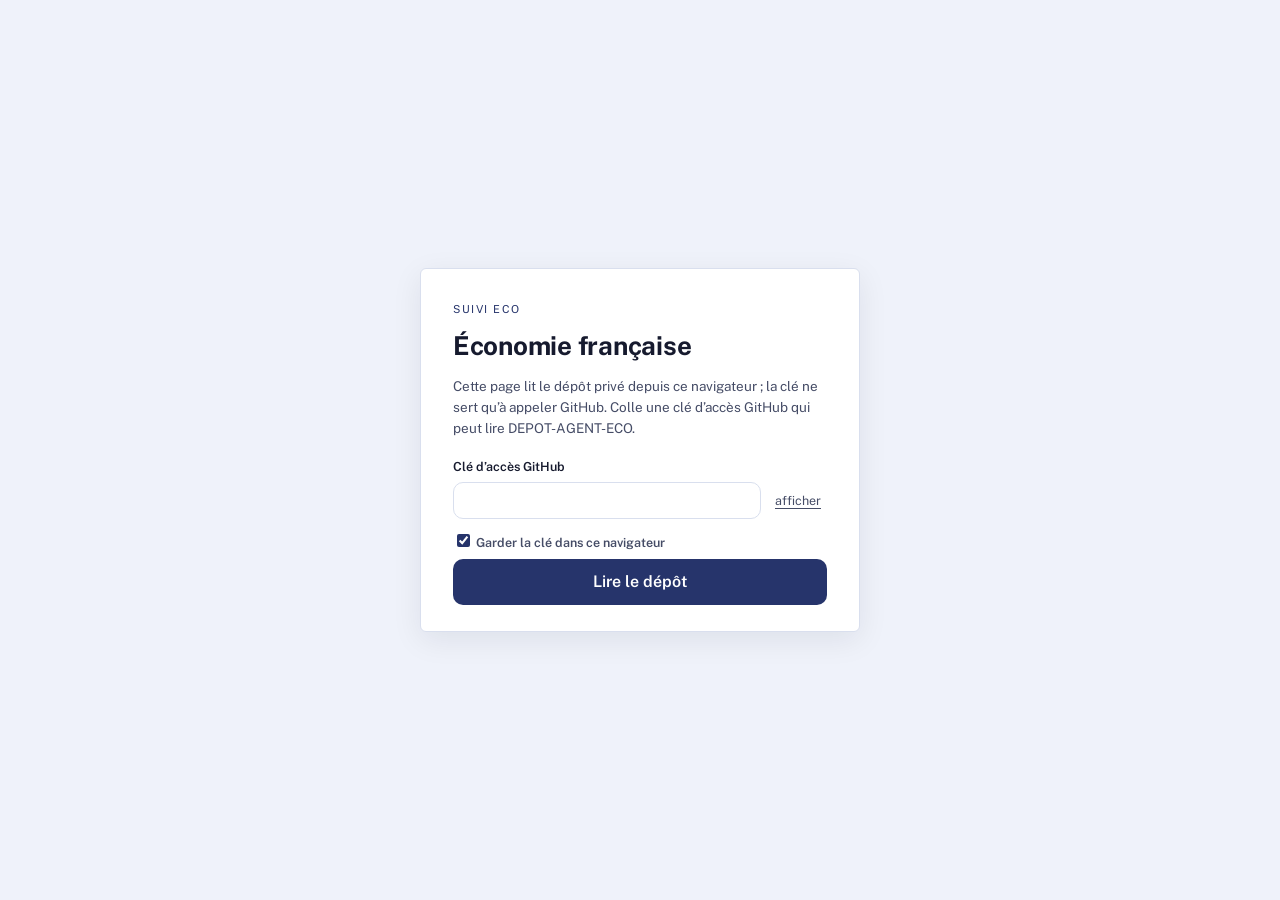
<file: branches.html>
<!doctype html>
<html lang="fr">
<head>
<meta charset="utf-8">
<meta name="viewport" content="width=device-width, initial-scale=1">
<meta name="robots" content="noindex">
<title>&Eacute;conomie fran&ccedil;aise &mdash; Production par branche</title>
<link rel="preconnect" href="https://fonts.googleapis.com">
<link rel="preconnect" href="https://fonts.gstatic.com" crossorigin>
<link href="https://fonts.googleapis.com/css2?family=Public+Sans:wght@400;500;600;700&family=IBM+Plex+Mono:wght@400;500&display=swap" rel="stylesheet">
<link rel="stylesheet" href="assets/commun.css?v=20260808d">
</head>
<body>
<noscript>Cette page a besoin de JavaScript pour lire le d&eacute;p&ocirc;t.</noscript>
<script src="assets/commun.js?v=20260808d"></script>
<script src="assets/ui.js?v=20260808d"></script>
<script src="assets/tableau.js?v=20260808d"></script>
<script src="assets/ratios.js?v=20260808d"></script>
<script>
pageRubrique({
  id:'branches',
  titre:'Production par branche',
  sous:'Qui produit quoi en France : la richesse cr\u00e9\u00e9e par chaque secteur d\u2019activit\u00e9, les emplois qu\u2019il fait vivre, ce qu\u2019il vend \u00e0 l\u2019\u00e9tranger. Chaque chiffre est lu tel quel dans les fichiers du socle et garde sa source, sa date et son mill\u00e9sime.',
  fichiers:{
    axes:'ECO/series/M2_BRANCHES_A17.csv',
    comptes:'ECO/series/M2_COMPTES_BRANCHES_A17_VUES_1949-2025.csv',
    emploi:'ECO/series/M2_EMPLOI_BRANCHES_A17_1949-2025.csv',
    capacites:'ECO/series/M2_CAPACITES_A17_1976-2026.csv',
    echanges:'ECO/series/M2_ECHANGES_PRODUITS_A17_1949-2025.csv',
    axes38:'ECO/series/M2_BRANCHES_A38.csv',
    axes88:'ECO/series/M2_BRANCHES_A88.csv',
    axesBns:'ECO/series/M2_BRANCHES_BNS.csv',
    naf:'ECO/series/M2_NAF_COMPLETE.csv',
    esane:'ECO/series/M2_ESANE_CA_BRANCHES_2021-2022.csv',
    tes:'ECO/series/M2_COMPTES_BRANCHES_A17_1949-2024.csv',
    comptes38:'ECO/series/M2_COMPTES_BRANCHES_A38_1949-2025.csv',
    comptes88:'ECO/series/M2_COMPTES_BRANCHES_A88_1999-2024.csv',
    emploi38:'ECO/series/M2_EMPLOI_BRANCHES_A38_1949-2025.csv',
    echanges38:'ECO/series/M2_ECHANGES_PRODUITS_A38_1949-2025.csv'
  },
  axes:{comptes:'axes',emploi:'axes',capacites:'axes',echanges:'axes',
        tes:'axes',comptes38:'axes38',emploi38:'axes38',echanges38:'axes38',comptes88:'axes88'},
  panneaux:[
    {type:'cartes',prefs:[
      {fichier:'comptes',motif:'valeur_ajout',et:'Richesse cr\u00e9\u00e9e'},
      {fichier:'comptes',motif:'production',et:'Production'},
      {fichier:'emploi',motif:'emploi_total',et:'Personnes en emploi'},
      {fichier:'capacites',motif:'taux_utilisation',et:'Usines : taux d\u2019utilisation'}
    ]},
    {type:'tableau',fichier:'axes88',page:100,repliable:true,
     joindre:[{colonne:'poste_a38',table:'axes38',titre:'poste38'},
              {colonne:'poste_a38',table:'axes38',champ:'poste_a17',titre:'code17'},
              {colonne:'code17',table:'axes',titre:'branche17'}],
     colonnes:['code','libelle','poste38','branche17'],
     entetes:{code:'Code',libelle:'Activit\u00e9 (88 postes)',poste38:'Poste (38)',branche17:'Branche (17)'},
     titre:'Correspondance des nomenclatures : 88, 38 et 17 postes',
     quoi:'Une ligne par activit\u00e9 \u00e9l\u00e9mentaire, avec le poste interm\u00e9diaire et la branche auxquels elle appartient. Cherche un mot pour savoir o\u00f9 classer une activit\u00e9, ou trie par branche pour voir tout ce qu\u2019elle contient.'},
    {type:'tableau',fichier:'naf',page:60,repliable:true,
     filtre:{colonne:'niveau',valeur:'SOUS_CLASSE'},
     joindre:[{colonne:'parent',table:'naf',champ:'parent',titre:'c_groupe'},
              {colonne:'c_groupe',table:'naf',titre:'l_groupe'},
              {colonne:'c_groupe',table:'naf',champ:'parent',titre:'c_division'},
              {colonne:'c_division',table:'naf',titre:'l_division'},
              {colonne:'c_division',table:'naf',champ:'parent',titre:'c_section'},
              {colonne:'c_section',table:'naf',titre:'l_section'}],
     colonnes:['code','libelle','l_groupe','l_division','l_section'],
     entetes:{code:'Code',libelle:'Activit\u00e9 (sous-classe)',l_groupe:'Groupe',l_division:'Division (= poste 88)',l_section:'Section'},
     titre:'Correspondance d\u00e9taill\u00e9e : les 732 sous-classes et leur filiation',
     quoi:'Chaque activit\u00e9 \u00e9l\u00e9mentaire avec son groupe, sa division et sa section. La division est exactement le poste en 88 du tableau pr\u00e9c\u00e9dent, ce qui relie ce d\u00e9tail aux branches. Cherche « boulangerie », « notaire » ou « ferroviaire » pour retrouver une activit\u00e9 pr\u00e9cise. Les comptes nationaux ne descendent pas sous la division : cette table sert \u00e0 classer et \u00e0 chercher.'},
    {type:'classement',fichier:'esane',prefMotif:'chiffre_affaires',
     titre:'Chiffre d\u2019affaires par activit\u00e9 fine, 2021-2022',
     quoi:'La seule mesure d\u2019activit\u00e9 disponible en dessous des 88 postes : le chiffre d\u2019affaires des branches d\u2019entreprises, jusqu\u2019\u00e0 la sous-classe. Choisis le niveau de d\u00e9tail \u2014 A272, A615 ou A732 \u2014 puis l\u2019ann\u00e9e. Il ne se raccorde pas \u00e0 la production des comptes nationaux : ce sont deux mesures diff\u00e9rentes, sur des champs diff\u00e9rents.'},
    {type:'explorer',fichier:'esane',prefMotif:'chiffre_affaires',
     titre:'Suivre une activit\u00e9 fine, 2021-2022',
     quoi:'Deux points seulement : le millesime 2022 et le 2021 recalcul\u00e9 sur le m\u00eame champ. La s\u00e9rie ne remonte pas plus loin sous cette forme.'},
    {type:'texte',titre:'D\u00e9finitions : production, valeur ajout\u00e9e, marge',
     chapeau:'Cinq mots reviennent partout sur cette page. Ils ont un sens pr\u00e9cis en comptabilit\u00e9 nationale, souvent diff\u00e9rent du sens courant.',
     definitions:[
       ['Branche, ou secteur','Un regroupement d\u2019activit\u00e9s qui produisent la m\u00eame chose : l\u2019agriculture, la construction, les transports. Une entreprise peut relever de plusieurs branches si elle exerce plusieurs m\u00e9tiers. Le d\u00e9coupage existe en 17, 38 ou 88 postes selon la finesse voulue.'],
       ['Production','La valeur totale de ce qui a \u00e9t\u00e9 fabriqu\u00e9 ou fourni dans l\u2019ann\u00e9e, avant d\u00e9duction de quoi que ce soit. Elle compte donc plusieurs fois la m\u00eame mati\u00e8re quand elle traverse plusieurs secteurs : le bl\u00e9, puis la farine, puis le pain.'],
       ['Consommations interm\u00e9diaires','Ce que le secteur a d\u00fb acheter \u00e0 d\u2019autres pour produire : mati\u00e8res, \u00e9nergie, services. Sur l\u2019ensemble de l\u2019\u00e9conomie fran\u00e7aise, elles repr\u00e9sentent 51 % de la production \u2014 plus de la moiti\u00e9 du prix final est de l\u2019achat \u00e0 d\u2019autres.'],
       ['Valeur ajout\u00e9e','La production moins ces achats : la richesse r\u00e9ellement cr\u00e9\u00e9e par le secteur. C\u2019est elle qu\u2019on additionne pour obtenir le produit int\u00e9rieur brut, et elle seule \u2014 additionner les productions compterait plusieurs fois la m\u00eame chose.'],
       ['Exc\u00e9dent brut d\u2019exploitation','Ce qui reste de la valeur ajout\u00e9e une fois pay\u00e9s les salaires, les cotisations et les IMP\u00d4TS SUR LA PRODUCTION \u2014 ceux qu\u2019on doit qu\u2019on gagne de l\u2019argent ou non : taxe fonci\u00e8re, cotisation fonci\u00e8re, versement mobilit\u00e9. Il reste en revanche \u00e0 en tirer l\u2019imp\u00f4t sur les b\u00e9n\u00e9fices, les int\u00e9r\u00eats, les dividendes et le remplacement des machines : le mot \u00ab brut \u00bb dit justement que l\u2019amortissement n\u2019est pas d\u00e9duit. Pour les ind\u00e9pendants, il se m\u00eale au revenu de leur travail : la comptabilit\u00e9 nationale ne sait pas les s\u00e9parer et parle alors de revenu mixte.'],
       ['Valeur ajout\u00e9e et produit int\u00e9rieur brut','Ils ne sont pas \u00e9gaux, et l\u2019\u00e9cart n\u2019est pas une erreur. La somme des valeurs ajout\u00e9es de toutes les branches valait 2 624,9 milliards d\u2019euros en 2024, le PIB 2 935,2 : il manque 310,3 milliards, soit les IMP\u00d4TS SUR LES PRODUITS nets des subventions \u2014 328,8 milliards de TVA, taxes sur les carburants, droits de douane et accises, moins 18,4 milliards de subventions. Le PIB les compte parce qu\u2019il mesure ce que les acheteurs paient ; la valeur ajout\u00e9e ne les compte pas parce qu\u2019elle mesure ce que les producteurs re\u00e7oivent. Ces imp\u00f4ts p\u00e8sent 10,6 % du PIB, et le contr\u00f4le ferme \u00e0 l\u2019euro.'],
       ['Les trois vues','En VALEUR, aux prix de l\u2019ann\u00e9e. En VOLUME, en retirant l\u2019effet des prix pour ne garder que les quantit\u00e9s. En PRIX, l\u2019\u00e9volution des prix seule. Les volumes ne s\u2019additionnent pas entre secteurs : la somme des branches ne fait pas le total, et l\u2019\u00e9cart atteint 58 milliards d\u2019euros.']
     ]},
    {type:'ratio',titre:'Taux de marge, ensemble des branches, 1949-2024',
     quoi:'Exc\u00e9dent brut d\u2019exploitation rapport\u00e9 \u00e0 la valeur ajout\u00e9e. Il se mesure APR\u00c8S les salaires, les cotisations et les imp\u00f4ts sur la production \u2014 taxe fonci\u00e8re, cotisation fonci\u00e8re des entreprises, versement mobilit\u00e9, 129,9 milliards d\u2019euros en 2024 \u2014 mais AVANT l\u2019imp\u00f4t sur les b\u00e9n\u00e9fices, les int\u00e9r\u00eats d\u2019emprunt, les dividendes et l\u2019amortissement des machines. C\u2019est donc ce qui reste pour payer tout cela et investir.',
     num:{fichier:'tes',grandeur:'excedent_brut'},den:{fichier:'tes',grandeur:'valeur_ajoutee'},
     libelle:'Taux de marge, ensemble des branches'},
    {type:'classement',fichier:'comptes',prefMotif:'valeur_ajout',
     titre:'Classement des branches, 17 postes',
     quoi:'Les 17 branches class\u00e9es pour la grandeur et l\u2019ann\u00e9e choisies. La part rapporte chaque branche \u00e0 la somme des branches affich\u00e9es.'},
    {type:'explorer',fichier:'comptes',prefMotif:'valeur_ajout',
     titre:'Comptes de branche, 1949-2025',
     quoi:'Production, consommations interm\u00e9diaires et valeur ajout\u00e9e, branche par branche, en valeur, en volume ou en prix.'},
    {type:'explorer',fichier:'emploi',prefMotif:'emploi_total',
     titre:'Emploi par branche, 1949-2025',
     quoi:'Effectifs totaux et salari\u00e9s, en personnes et en \u00e9quivalents temps plein, dur\u00e9e annuelle du travail, heures travaill\u00e9es.'},
    {type:'explorer',fichier:'capacites',prefMotif:'taux_utilisation',
     titre:'Taux d\u2019utilisation des capacit\u00e9s industrielles, 1976-2026',
     quoi:'Part des capacit\u00e9s effectivement utilis\u00e9es, d\u00e9clar\u00e9e chaque trimestre par les entreprises industrielles. Moyenne de longue p\u00e9riode : 82,6 %. Champ manufacturier seulement.'},
    {type:'explorer',fichier:'echanges',prefMotif:'export',
     titre:'\u00c9changes ext\u00e9rieurs par produit, 1949-2025',
     quoi:'Exportations et importations par produit. Le classement est par produit \u00e9chang\u00e9, non par branche productrice : les deux grilles ne se superposent pas.'},
    {type:'classement',fichier:'comptes38',prefMotif:'valeur_ajout',
     titre:'Classement des branches, 38 postes',
     quoi:'La d\u00e9coupe interm\u00e9diaire : 37 postes. L\u2019industrie manufacturi\u00e8re s\u2019y s\u00e9pare en dix branches.'},
    {type:'explorer',fichier:'comptes38',prefMotif:'valeur_ajout',
     titre:'Comptes de branche, 38 postes, 1949-2025',
     quoi:'Les m\u00eames grandeurs qu\u2019en 17 postes, dans la d\u00e9coupe interm\u00e9diaire.'},
    {type:'explorer',fichier:'comptes88',prefMotif:'valeur_ajout',
     titre:'Comptes de branche, 88 postes, 1999-2024',
     quoi:'86 postes, le plus grand d\u00e9tail publi\u00e9 par les comptes nationaux. La s\u00e9rie ne couvre que 1999-2024.'},
    {type:'explorer',fichier:'emploi38',prefMotif:'emploi_total',
     titre:'Emploi par branche, 38 postes, 1949-2025',quoi:'Les m\u00eames mesures d\u2019emploi, dans la d\u00e9coupe interm\u00e9diaire.'},
    {type:'explorer',fichier:'echanges38',prefMotif:'export',
     titre:'\u00c9changes ext\u00e9rieurs, 38 produits, 1949-2025',quoi:'Exportations et importations dans la d\u00e9coupe interm\u00e9diaire des produits.'},
    {type:'explorer',fichier:'tes',prefMotif:'',
     titre:'Partage de la valeur ajout\u00e9e, 1949-2024',
     quoi:'Branche par branche : r\u00e9mun\u00e9rations, imp\u00f4ts sur la production, subventions re\u00e7ues et exc\u00e9dent brut d\u2019exploitation. Ces quatre postes font exactement la valeur ajout\u00e9e.'}
  ],
  reserves:[
    'Le chiffre d\u2019affaires Esane et la production des comptes nationaux ne s\u2019\u00e9galent jamais : le premier somme des comptes d\u2019entreprises sur le champ marchand non agricole et non financier, le second corrige, int\u00e8gre l\u2019\u00e9conomie non observ\u00e9e et couvre le non marchand. Aucune r\u00e9conciliation n\u2019est grav\u00e9e.',
    '217 valeurs d\u2019Esane sont couvertes par le secret statistique, faute d\u2019assez d\u2019entreprises dans la case. Elles sont vides, jamais z\u00e9ro : sommer les sous-classes pour reconstituer un total donnerait un chiffre faux.',
    'La page lit la d\u00e9coupe en 17 branches ; les fichiers en 38 et 88 branches sont au d\u00e9p\u00f4t et viendront dans une vue d\u00e9taill\u00e9e.',
    'Le taux d\u2019utilisation des capacit\u00e9s ne couvre que l\u2019industrie manufacturi\u00e8re et ses grandes branches, comme le fichier source ; la carte en montre un seul poste, nomm\u00e9 sous le chiffre, car des taux ne s\u2019additionnent pas.',
    'Le niveau en 88 branches s\u2019arr\u00eate en 2024 et ne remonte qu\u2019\u00e0 1999 : c\u2019est la couverture de la source, pas un choix de la page.',
    'Deux fichiers portent le compte des branches : celui des trois vues fait foi en cas de divergence avec celui tir\u00e9 du tableau des entr\u00e9es-sorties, comme l\u2019en-t\u00eate du d\u00e9p\u00f4t le pr\u00e9cise.',
    'Les volumes aux prix cha\u00een\u00e9s ne s\u2019additionnent pas : sur la vue en volume, aucune somme de branches ne ferme, et c\u2019est une propri\u00e9t\u00e9 du cha\u00eenage, pas une anomalie.'
  ]
});
</script>
</body>
</html>
</file>
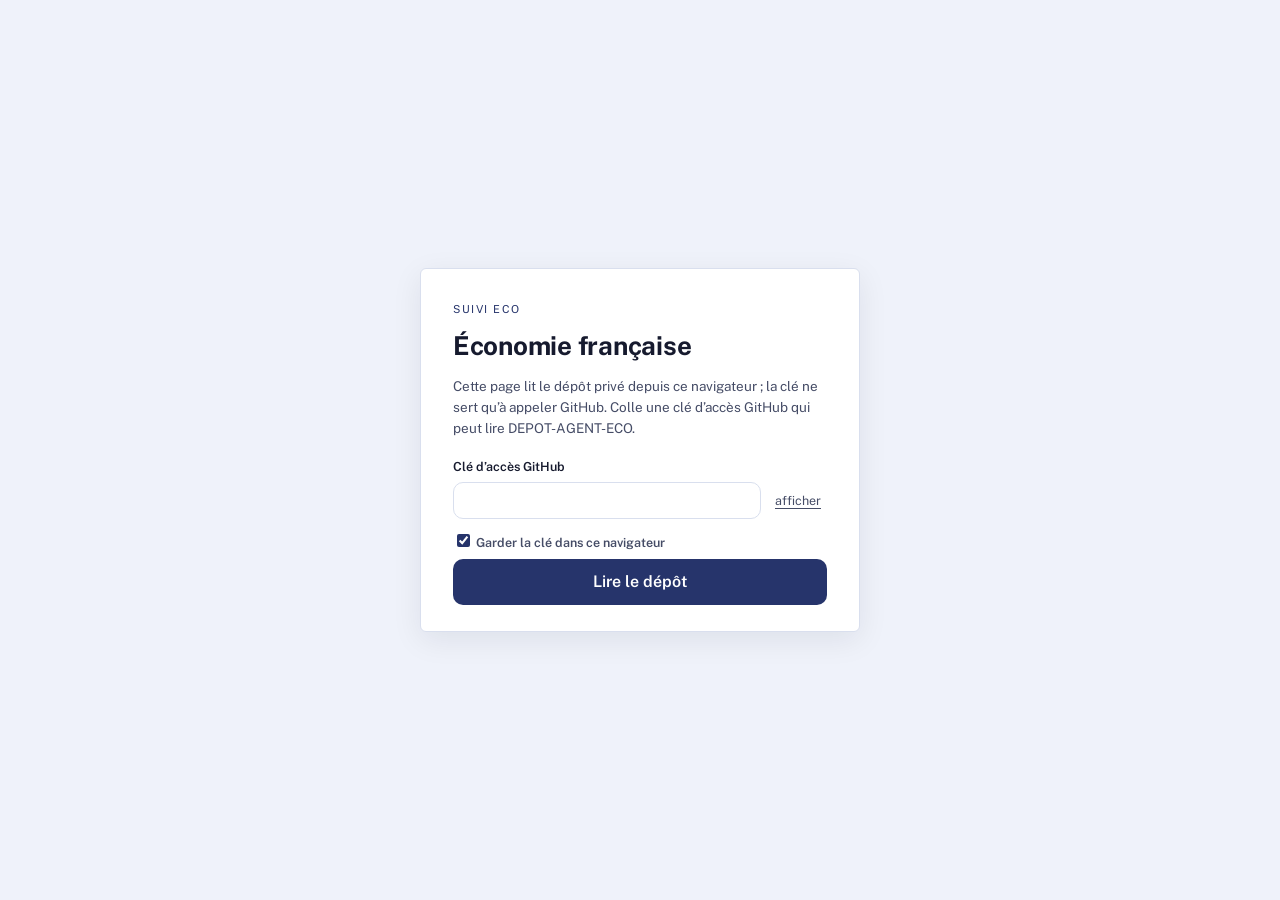
<file: capital.html>
<!doctype html>
<html lang="fr">
<head>
<meta charset="utf-8">
<meta name="viewport" content="width=device-width, initial-scale=1">
<meta name="robots" content="noindex">
<title>&Eacute;conomie fran&ccedil;aise &mdash; Capital &amp; patrimoine</title>
<link rel="preconnect" href="https://fonts.googleapis.com">
<link rel="preconnect" href="https://fonts.gstatic.com" crossorigin>
<link href="https://fonts.googleapis.com/css2?family=Public+Sans:wght@400;500;600;700&family=IBM+Plex+Mono:wght@400;500&display=swap" rel="stylesheet">
<link rel="stylesheet" href="assets/commun.css?v=20260808c">
</head>
<body>
<noscript>Cette page a besoin de JavaScript pour lire le d&eacute;p&ocirc;t.</noscript>
<script src="assets/commun.js?v=20260808c"></script>
<script src="assets/ui.js?v=20260808c"></script>
<script>
pageRubrique({
  id:'capital',
  titre:'Capital & patrimoine',
  sous:'Ce que le pays poss\u00e8de et ce qu\u2019il doit : dette publique, patrimoine des secteurs, investissement, cr\u00e9dits et capacit\u00e9 de financement, lus tels quels dans les fichiers du socle.',
  fichiers:{
    dette:'ECO/series/M7_DETTE_PUBLIQUE_1978-2024.csv',
    patrimoine:'ECO/series/M7_PATRIMOINE_SECTEURS_1995-2025.csv',
    fbcf:'ECO/series/M7_FBCF_A21_1949-2025.csv',
    axesA21:'ECO/series/M2_BRANCHES_A21.csv',
    credit:'ECO/series/M7_CREDIT_ENCOURS_MENSUEL_1997-2026.csv',
    capfi:'ECO/series/M7_CAPACITE_FINANCEMENT_1949-2024.csv',
    financiers:'ECO/series/M7_COMPTES_FINANCIERS_1996-2025.csv',
    bce:'ECO/series/M1_TAUX_BCE_MENSUEL_1999-2026.csv',
    stocks:'ECO/series/M7_STOCKS_1949-2025.csv'
  },
  axes:{fbcf:'axesA21'},
  panneaux:[
    {type:'cartes',prefs:[
      {fichier:'dette',motif:'dette_brute_maastricht',et:'Dette publique brute'},
      {fichier:'patrimoine',motif:'patrimoine_net_national',et:'Patrimoine national'},
      {fichier:'fbcf',motif:'formation',et:'Investissement (FBCF)'},
      {fichier:'credit',motif:'credits_menages',et:'Cr\u00e9dits aux m\u00e9nages'}
    ]},
    {type:'classement',fichier:'patrimoine',prefMotif:'patrimoine_net',
     titre:'Patrimoine par secteur institutionnel, 1995-2025',
     quoi:'Qui d\u00e9tient quoi \u00e0 l\u2019ann\u00e9e choisie. Attention : les secteurs sont emboît\u00e9s \u2014 l\u2019\u00e9conomie nationale contient les m\u00e9nages, les entreprises et les administrations \u2014 donc la part n\u2019a de sens qu\u2019entre postes de m\u00eame rang.'},
    {type:'classement',fichier:'fbcf',prefMotif:'formation',
     titre:'Investissement par branche, 21 postes, 1949-2025',
     quoi:'La formation brute de capital fixe, branche par branche, \u00e0 l\u2019ann\u00e9e choisie.'},
    {type:'explorer',fichier:'dette',prefMotif:'dette_brute_maastricht',
     titre:'Dette publique au sens de Maastricht, 1978-2024',
     quoi:'Niveau, part du produit int\u00e9rieur brut et d\u00e9compositions du fichier de la dette, de 1978 \u00e0 2024.'},
    {type:'explorer',fichier:'credit',prefMotif:'credits_menages',
     titre:'Encours de cr\u00e9dit, mensuel, 1997-2026',
     quoi:'Les encours de cr\u00e9dit du fichier mensuel, depuis 1997 : m\u00e9nages, habitat, entreprises, administrations.'},
    {type:'explorer',fichier:'stocks',prefMotif:'variation_stocks',
     titre:'Variations de stocks et objets de valeur, 1949-2025',
     quoi:'Ce que les entreprises mettent en stock ou y puisent chaque ann\u00e9e, depuis 1949, et les acquisitions d\u2019objets de valeur. Une valeur n\u00e9gative n\u2019est pas une anomalie : elle dit qu\u2019on a puis\u00e9 dans les stocks.'},
    {type:'explorer',fichier:'financiers',prefMotif:'',
     titre:'Comptes financiers par secteur et instrument, 1996-2025',
     quoi:'Encours d\u2019actifs et de passifs, flux et patrimoine financier net, par secteur et par instrument, de 1996 \u00e0 2025.'},
    {type:'explorer',fichier:'bce',prefMotif:'',
     titre:'Taux directeurs de la BCE, mensuel, 1999-2026',
     quoi:'Les trois taux directeurs en fin de mois, depuis 1999.'},
    {type:'explorer',fichier:'capfi',prefMotif:'',
     titre:'Capacit\u00e9 ou besoin de financement par secteur, 1949-2024',
     quoi:'Qui pr\u00eate et qui emprunte, secteur par secteur, depuis 1949, tel que le fichier le porte.'}
  ],
  reserves:[
    'Les variations de stocks bouclent l\u2019\u00e9quilibre du produit int\u00e9rieur brut \u00e0 0,004 % pr\u00e8s sur 76 ann\u00e9es, une fois les objets de valeur comptés avec elles. Leur d\u00e9tail par branche n\u2019est pas grav\u00e9 : la grille de la source ne s\u2019agr\u00e8ge pas vers les branches du d\u00e9p\u00f4t.',
    'Les codes de secteur du patrimoine et de la dette sont emboît\u00e9s : S13 contient S1311, qui contient lui-m\u00eame S13111. Les additionner compterait plusieurs fois les m\u00eames euros \u2014 les cartes retiennent donc un seul poste et le nomment.',
    'Le point 2025 de la dette est absent du fichier : la source publiait une baisse de 210 milliards en un an, invraisemblable et non expliqu\u00e9e, et le d\u00e9p\u00f4t a pr\u00e9f\u00e9r\u00e9 ne pas la graver.',
    'La d\u00e9coupe en branches de l\u2019investissement suit la table A21 du d\u00e9p\u00f4t, qui appartient au module des branches : elle est r\u00e9f\u00e9renc\u00e9e ici sans duplication.'
  ]
});
</script>
</body>
</html>
</file>
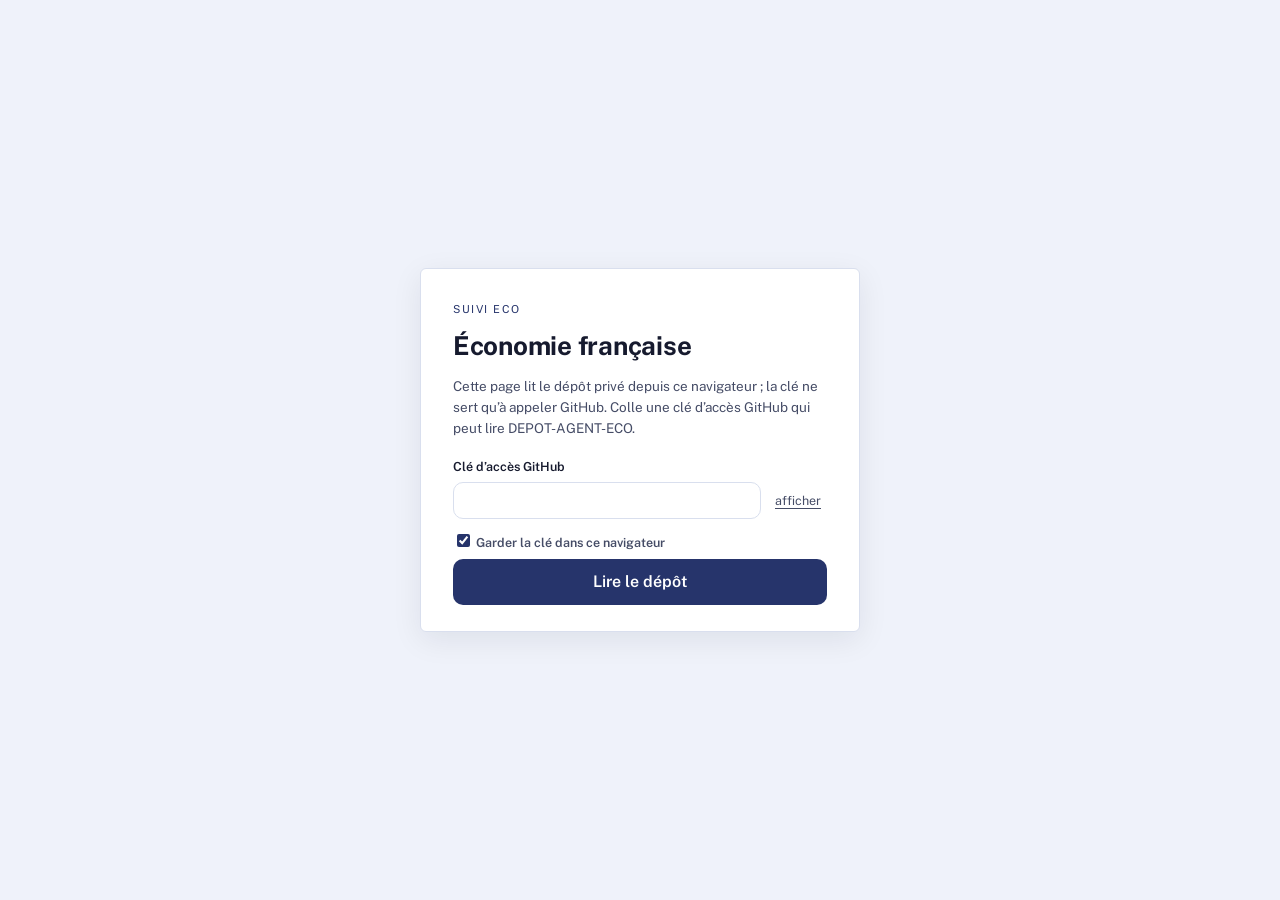
<file: commerce.html>
<!doctype html>
<html lang="fr">
<head>
<meta charset="utf-8">
<meta name="viewport" content="width=device-width, initial-scale=1">
<meta name="robots" content="noindex">
<title>&Eacute;conomie fran&ccedil;aise &mdash; Commerce ext&eacute;rieur</title>
<link rel="preconnect" href="https://fonts.googleapis.com">
<link rel="preconnect" href="https://fonts.gstatic.com" crossorigin>
<link href="https://fonts.googleapis.com/css2?family=Public+Sans:wght@400;500;600;700&family=IBM+Plex+Mono:wght@400;500&display=swap" rel="stylesheet">
<link rel="stylesheet" href="assets/commun.css?v=20260808c">
</head>
<body>
<noscript>Cette page a besoin de JavaScript pour lire le d&eacute;p&ocirc;t.</noscript>
<script src="assets/commun.js?v=20260808c"></script>
<script src="assets/ui.js?v=20260808c"></script>
<script src="assets/ratios.js?v=20260808c"></script>
<script src="assets/carte.js?v=20260808c"></script>
<script src="assets/fonds/monde.js?v=20260808c"></script>
<script>
pageRubrique({
  id:'commerce',
  titre:'Commerce ext\u00e9rieur',
  sous:'Ce que la France vend et ach\u00e8te, pays par pays et produit par produit, marchandises et services \u2014 la carte est jointe par le code \u00e0 deux lettres que la source europ\u00e9enne porte elle-m\u00eame.',
  fichiers:{
    axesPays:'ECO/series/M5_PAYS.csv',
    axesHs2:'ECO/series/M2_PRODUITS_HS2.csv',
    echanges:'ECO/series/M5_ECHANGES_PAYS_1988-2025.csv',
    services:'ECO/series/M5_SERVICES_PAYS_2010-2025.csv',
    produits:'ECO/series/M5_ECHANGES_PRODUITS_HS2_1988-2025.csv',
    comptes:'ECO/series/M2_ECHANGES_PRODUITS_A17_1949-2025.csv',
    pib:'ECO/series/M1_PIB_FRANCE_1949-2025.csv'
  },
  axes:{echanges:'axesPays',services:'axesPays',produits:'axesHs2'},
  panneaux:[
    {type:'cartes',prefs:[
      {fichier:'echanges',motif:'exportations',code:'WORLD',et:'Exportations de marchandises'},
      {fichier:'echanges',motif:'importations',code:'WORLD',et:'Importations de marchandises'},
      {fichier:'services',motif:'services_exportes',code:'WRL_REST',et:'Services export\u00e9s'},
      {fichier:'services',motif:'services_solde',code:'WRL_REST',et:'Solde des services'}
    ]},
    {type:'carte',fichier:'echanges',fond:'FOND_MONDE',cle:'a2',prefMotif:'exportations',
     titre:'\u00c9changes de marchandises par pays, 1988-2025',
     quoi:'Exportations ou importations de marchandises par pays, depuis 1988. Les agr\u00e9gats \u2014 monde, Union europ\u00e9enne, zones \u2014 n\u2019ont pas de contour et sont list\u00e9s sous la carte.'},
    {type:'carte',fichier:'services',fond:'FOND_MONDE',cle:'a2',prefMotif:'services_solde',
     titre:'\u00c9changes de services par pays, 2010-2025',
     quoi:'Services export\u00e9s, import\u00e9s et solde depuis 2010. Sur le solde, l\u2019\u00e9chelle est centr\u00e9e sur z\u00e9ro : le rouge marque un d\u00e9ficit.'},
    {type:'ratio',titre:'Taux de couverture des marchandises, 1988-2025',
     quoi:'Les exportations rapport\u00e9es aux importations de marchandises. Au-dessus de 100 %, la France vend plus qu\u2019elle n\u2019ach\u00e8te.',
     num:{fichier:'echanges',grandeur:'exportations',code:'WORLD'},
     den:{fichier:'echanges',grandeur:'importations',code:'WORLD'},
     libelle:'Exportations / importations, marchandises'},
    {type:'ratio',titre:'Exportations rapport\u00e9es au PIB, 1949-2025',
     quoi:'Exportations de biens et services rapport\u00e9es au produit int\u00e9rieur brut. C\u2019est le rapport que la demande d\u2019origine r\u00e9clamait ; il n\u2019est pas grav\u00e9 au d\u00e9p\u00f4t, la page le calcule \u00e0 partir de deux fichiers.',
     num:{fichier:'comptes',grandeur:'exportations'},
     den:{fichier:'pib',colonne:'pib_courant_MEUR'},
     formule:'exportations des comptes nationaux \u00f7 PIB courant de M1',
     libelle:'Exportations rapport\u00e9es au PIB'},
    {type:'ratio',titre:'Importations rapport\u00e9es au PIB, 1949-2025',
     quoi:'M\u00eame lecture pour les importations.',
     num:{fichier:'comptes',grandeur:'importations'},
     den:{fichier:'pib',colonne:'pib_courant_MEUR'},
     formule:'importations des comptes nationaux \u00f7 PIB courant de M1',
     libelle:'Importations rapport\u00e9es au PIB'},
    {type:'ratio',titre:'Solde ext\u00e9rieur en points de PIB, 1949-2025',
     quoi:'Exportations moins importations, rapport\u00e9es au produit int\u00e9rieur brut : la balance en points de PIB. N\u00e9gative depuis le d\u00e9but des ann\u00e9es 2000.',
     num:{fichier:'comptes',grandeur:'exportations'},num2:{fichier:'comptes',grandeur:'importations'},operation:'moins',
     den:{fichier:'pib',colonne:'pib_courant_MEUR'},
     formule:'(exportations moins importations) \u00f7 PIB courant de M1',
     libelle:'Balance en points de PIB'},
    {type:'classement',fichier:'echanges',prefMotif:'exportations',
     titre:'Classement des partenaires commerciaux',
     quoi:'Les pays class\u00e9s pour le flux choisi, \u00e0 l\u2019ann\u00e9e choisie. Attention : la liste m\u00eale pays et agr\u00e9gats, dont le total monde, et la part additionne donc des p\u00e9rim\u00e8tres qui se recouvrent.'},
    {type:'classement',fichier:'produits',prefMotif:'exportations',
     titre:'Classement des produits \u00e9chang\u00e9s, 97 chapitres',
     quoi:'Les 97 chapitres du syst\u00e8me harmonis\u00e9, class\u00e9s \u00e0 l\u2019ann\u00e9e choisie.'},
    {type:'explorer',fichier:'echanges',prefMotif:'exportations',
     titre:'\u00c9changes avec un pays, 1988-2025',
     quoi:'Choisis un pays et un flux : la courbe remonte \u00e0 1988.'},
    {type:'explorer',fichier:'services',prefMotif:'services_solde',
     titre:'\u00c9changes de services avec un pays, 2010-2025',
     quoi:'Les m\u00eames s\u00e9ries pour les services, depuis 2010.'},
    {type:'explorer',fichier:'produits',prefMotif:'importations',
     titre:'\u00c9changes d\u2019un produit, 1988-2025',
     quoi:'Exportations et importations par chapitre de produit, depuis 1988.'}
  ],
  reserves:[
    'Le fond de carte est le Natural Earth au 110e millioni\u00e8me : il ne porte pas les micro-\u00c9tats ni la plupart des territoires ultramarins, et il ignore trois entit\u00e9s sans code ISO3 stable \u2014 Kosovo, Somaliland, Chypre du Nord. Environ 170 des 275 codes du fichier trouvent un contour ; les autres sont nomm\u00e9s sous la carte.',
    'La somme des pays ne refait pas le total monde des services : il manque le non allou\u00e9 de la balance des paiements, environ 4,7 % des exportations en 2024. L\u2019en-t\u00eate du fichier interdit de reconstituer le monde en sommant les pays.',
    'Les \u00e9changes de marchandises viennent de la source europ\u00e9enne corrig\u00e9e et ne se raccordent pas aux biens des comptes nationaux : l\u2019\u00e9cart \u00e9tait de 61,6 milliards d\u2019euros sur les exportations de 2024, et il est suivi, pas gomm\u00e9.',
    'Les chapitres du syst\u00e8me harmonis\u00e9 ne s\u2019agr\u00e8gent pas vers les branches : l\u2019un classe par nature du bien, l\u2019autre par branche productrice.',
    'Dans le fichier des services, le total mondial porte le code WRL_REST, dont le libell\u00e9 dit \u00ab reste du monde \u00bb : sa valeur est bien le total publi\u00e9, 372 019 millions d\u2019euros export\u00e9s en 2024. La carte-chiffre vise ce poste, la carte color\u00e9e ne montre que les pays.'
  ]
});
</script>
</body>
</html>
</file>
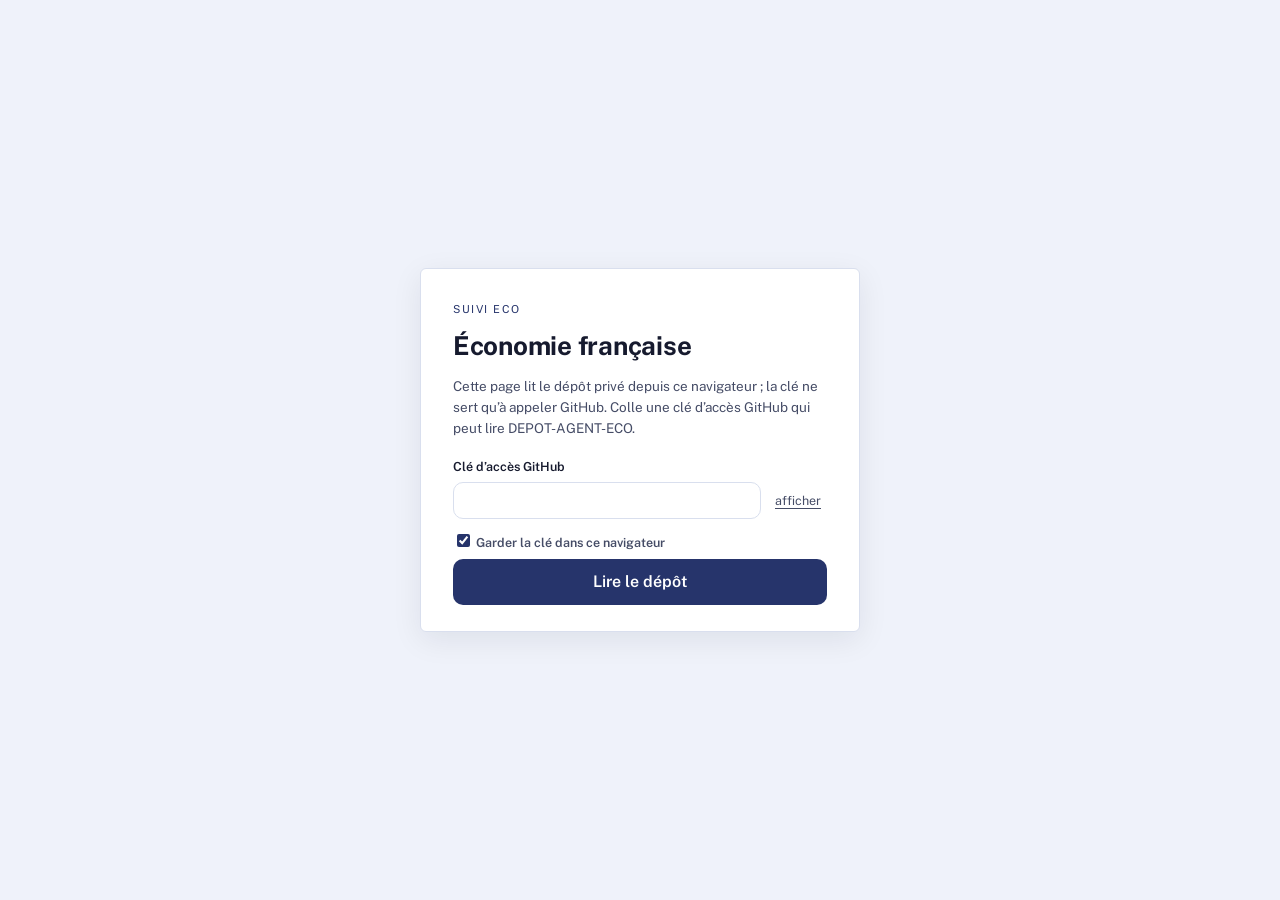
<file: communes.html>
<!doctype html>
<html lang="fr">
<head>
<meta charset="utf-8">
<meta name="viewport" content="width=device-width, initial-scale=1">
<meta name="robots" content="noindex">
<title>&Eacute;conomie fran&ccedil;aise &mdash; Communes</title>
<link rel="preconnect" href="https://fonts.googleapis.com">
<link rel="preconnect" href="https://fonts.gstatic.com" crossorigin>
<link href="https://fonts.googleapis.com/css2?family=Public+Sans:wght@400;500;600;700&family=IBM+Plex+Mono:wght@400;500&display=swap" rel="stylesheet">
<link rel="stylesheet" href="assets/commun.css?v=20260808c">
</head>
<body>
<noscript>Cette page a besoin de JavaScript pour lire le d&eacute;p&ocirc;t.</noscript>
<script src="assets/commun.js?v=20260808c"></script>
<script src="assets/ui.js?v=20260808c"></script>
<script src="assets/carte.js?v=20260808c"></script>
<script src="assets/tableau.js?v=20260808c"></script>
<script>
pageRubrique({
  id:'communes',
  titre:'Les communes',
  sous:'Les 34 875 communes de France : population, m\u00e9nages, densit\u00e9 et rattachement. C\u2019est la maille la plus fine du socle, et la plus lourde \u2014 la page met quelques secondes \u00e0 charger.',
  fichiers:{
    liste:'ECO/series/M3_COMMUNES_2026.csv',
    densite:'ECO/series/M3_DENSITE.csv',
    pop:'ECO/series/M3_POPULATION_COMMUNES_2023.csv',
    men:'ECO/series/M3_MENAGES_COMMUNES_2023.csv',
    menTerr:'ECO/series/M3_MENAGES_TAILLE_TERRITOIRES_2023.csv',
    tailles:'ECO/series/M3_TAILLES_MENAGES.csv'
  },
  axes:{pop:'liste',men:'liste',menTerr:{code2:'tailles'}},
  panneaux:[
    {type:'cartes',prefs:[
      {fichier:'pop',motif:'population',code:'FHM',et:'Population, France hors Mayotte'},
      {fichier:'men',motif:'menages',code:'FHM',et:'M\u00e9nages'}
    ]},
    {type:'classement',fichier:'pop',prefMotif:'population',
     titre:'Classement des communes par population, 2023',
     quoi:'Le classement au recensement de 2023. Les quarante premi\u00e8res sont affich\u00e9es ; la part rapporte chaque commune \u00e0 la somme des lignes hors ensemble.'},
    {type:'classement',fichier:'men',prefMotif:'menages',
     titre:'Classement des communes par nombre de m\u00e9nages, 2023',
     quoi:'M\u00eame recensement, m\u00eame maille : le nombre de m\u00e9nages plut\u00f4t que d\u2019habitants.'},
    {type:'tableau',fichier:'liste',page:80,repliable:true,
     titre:'Liste des 34 875 communes au 1er janvier 2026',
     quoi:'Les 34 875 communes au 1er janvier 2026, avec leur d\u00e9partement, leur r\u00e9gion et leur degr\u00e9 de densit\u00e9 aux deux mailles. Cherche un nom ou un code ; clique une colonne pour trier.'},
    {type:'tableau',fichier:'densite',repliable:true,
     titre:'Grille de densit\u00e9 : ce que recouvre chaque degr\u00e9',
     quoi:'Ce que veulent dire les degr\u00e9s de densit\u00e9 port\u00e9s par la liste des communes.'},
    {type:'explorer',fichier:'menTerr',prefMotif:'',
     titre:'Taille des m\u00e9nages par territoire, 2023',
     quoi:'La r\u00e9partition des m\u00e9nages selon le nombre d\u2019occupants, aux niveaux national, r\u00e9gional et d\u00e9partemental.'}
  ],
  reserves:[
    'Mayotte est hors source : son dernier recensement g\u00e9n\u00e9ral date de 2017, et le total national de cette page est donc la France hors Mayotte.',
    'Les communes ne sont pas cartographi\u00e9es : un fond communal p\u00e8se plusieurs m\u00e9ga-octets, et la page pr\u00e9f\u00e8re le classement et la recherche \u00e0 une carte illisible sur t\u00e9l\u00e9phone.',
    'L\u2019exploitation du recensement diff\u00e8re d\u2019un fichier \u00e0 l\u2019autre \u2014 compl\u00e9mentaire ici, principale ailleurs \u2014 ce qui explique des \u00e9carts de l\u2019ordre de 0,2 point sur les parts.'
  ]
});
</script>
</body>
</html>
</file>
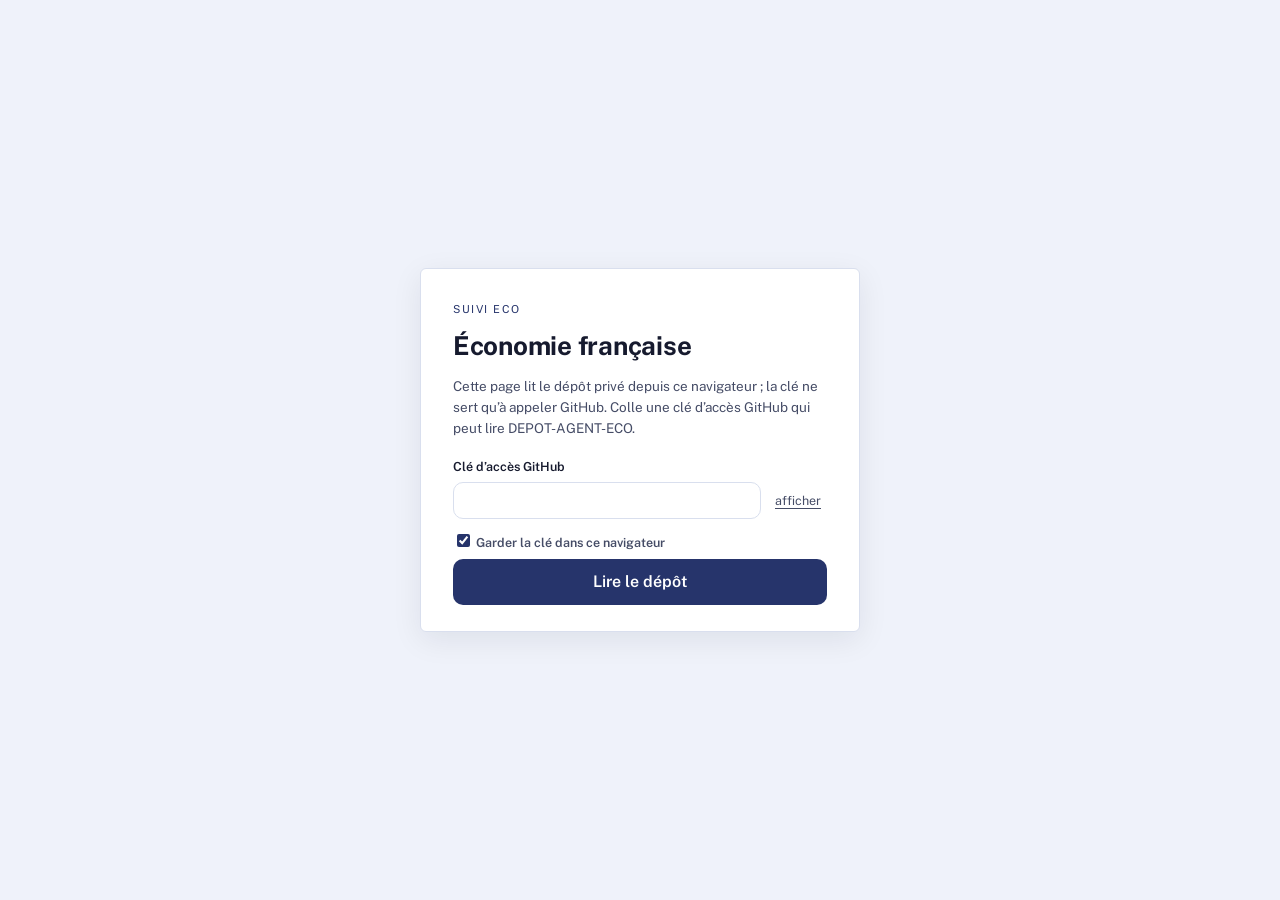
<file: dependances.html>
<!doctype html>
<html lang="fr">
<head>
<meta charset="utf-8">
<meta name="viewport" content="width=device-width, initial-scale=1">
<meta name="robots" content="noindex">
<title>&Eacute;conomie fran&ccedil;aise &mdash; D&eacute;pendances</title>
<link rel="preconnect" href="https://fonts.googleapis.com">
<link rel="preconnect" href="https://fonts.gstatic.com" crossorigin>
<link href="https://fonts.googleapis.com/css2?family=Public+Sans:wght@400;500;600;700&family=IBM+Plex+Mono:wght@400;500&display=swap" rel="stylesheet">
<link rel="stylesheet" href="assets/commun.css?v=20260808c">
</head>
<body>
<noscript>Cette page a besoin de JavaScript pour lire le d&eacute;p&ocirc;t.</noscript>
<script src="assets/commun.js?v=20260808c"></script>
<script src="assets/ui.js?v=20260808c"></script>
<script src="assets/carte.js?v=20260808c"></script>
<script src="assets/tableau.js?v=20260808c"></script>
<script src="assets/fonds/monde.js?v=20260808c"></script>
<script>
pageRubrique({
  id:'dependances',
  titre:'D\u00e9pendances strat\u00e9giques',
  sous:'De quoi la France d\u00e9pend, aupr\u00e8s de qui, et ce qui se substitue \u2014 les huit briques du chantier g\u00e9opolitique, telles qu\u2019elles sont grav\u00e9es au d\u00e9p\u00f4t.',
  fichiers:{
    axesPays:'ECO/series/M5_PAYS.csv',
    bord:'ECO/series/M8_TABLEAU_BORD_DEPENDANCES_2024.csv',
    synthese:'ECO/series/M8_SYNTHESE_DEPENDANCES_2024.csv',
    familles:'ECO/series/M8_DEPENDANCES_FAMILLES_2024.csv',
    offre:'ECO/series/M8_OFFRE_MONDIALE_2023.csv',
    miroir:'ECO/series/M8_MIROIR_FOURNISSEURS_2023.csv',
    substitution:'ECO/series/M8_SUBSTITUTION_2024.csv',
    maritime:'ECO/series/M8_EXPOSITION_MARITIME_2024.csv',
    routes:'ECO/series/M8_ROUTES_MARITIMES.csv',
    criticite:'ECO/series/M8_CRITICITE_USAGE_2023.csv',
    sanctions:'ECO/series/M8_SANCTIONS_REGIMES.csv',
    numeriques:'ECO/series/M8_DEPENDANCES_NUMERIQUES.csv',
    horsDouane:'ECO/series/M8_DEPENDANCES_HORS_DOUANE.csv',
    miniere:'ECO/series/M8_PRODUCTION_MINIERE_2024.csv',
    douaneHs6:'ECO/series/M8_DROITS_DOUANE_HS6_2023.csv',
    douanePays:'ECO/series/M8_DROITS_DOUANE_1988-2022.csv',
    note:'ECO/notes/2026-08-04_DEPENDANCES.md'
  },
  axes:{familles:{code2:'axesPays'},miroir:{code:'axesPays'},offre:{code2:'axesPays'},douanePays:'axesPays'},
  panneaux:[
    {type:'tableau',fichier:'bord',titre:'Tableau de bord : 47 familles strat\u00e9giques, 2024',
     quoi:'Une ligne par famille strat\u00e9gique, les crit\u00e8res en regard et les alertes d\u00e9clench\u00e9es par des seuils explicites. Clique une colonne pour trier : c\u2019est le seul endroit du d\u00e9p\u00f4t o\u00f9 un jugement est encod\u00e9, et les valeurs brutes figurent \u00e0 c\u00f4t\u00e9 pour qu\u2019on puisse le refaire autrement.'},
    {type:'tableau',fichier:'synthese',titre:'Synth\u00e8se par famille : fournisseur, valeur, droit de douane',
     quoi:'Pour chaque famille : la valeur import\u00e9e, le premier fournisseur, le premier hors Union europ\u00e9enne, le droit de douane moyen et le r\u00e9gime europ\u00e9en visant ce fournisseur s\u2019il en existe un.'},
    {type:'tableau',fichier:'substitution',titre:'Substituabilit\u00e9 : concentration de l\u2019offre mondiale, 2024',
     quoi:'Part du premier exportateur mondial, nombre de pays n\u00e9cessaires pour couvrir 80 % du march\u00e9, et couverture des alternatives rapport\u00e9e au besoin fran\u00e7ais.'},
    {type:'tableau',fichier:'maritime',titre:'Exposition aux d\u00e9troits de Malacca et d\u2019Ormuz, 2024',
     quoi:'La part de chaque famille qui transite par Malacca ou par Ormuz. Ce n\u2019est pas une mesure mais une d\u00e9duction g\u00e9ographique : aucune source ne publie la route d\u2019une cargaison.'},
    {type:'tableau',fichier:'criticite',titre:'Criticit\u00e9 d\u2019usage : nombre de branches utilisatrices, 2023',
     quoi:'Combien de branches ach\u00e8tent chaque produit, et si son usage est dispers\u00e9 ou concentr\u00e9 : un produit peut arr\u00eater plusieurs cha\u00eenes \u00e0 la fois.'},
    {type:'classement',fichier:'familles',prefMotif:'importations',
     titre:'Importations fran\u00e7aises par famille strat\u00e9gique, 2024',
     quoi:'Les familles strat\u00e9giques class\u00e9es par valeur import\u00e9e en 2024.'},
    {type:'carte',fichier:'familles',fond:'FOND_MONDE',cle:'a2',prefMotif:'importations',
     titre:'Pays fournisseurs par famille, 2024',
     quoi:'Choisis une famille : la carte montre les pays fournisseurs et ce qu\u2019ils p\u00e8sent.'},
    {type:'explorer',fichier:'offre',prefMotif:'',
     titre:'Parts mondiales d\u2019exportation par produit, 2023',
     quoi:'Les parts mondiales d\u2019exportation par produit en 2023, trente premiers exportateurs.'},
    {type:'explorer',fichier:'miroir',prefMotif:'',
     titre:'Poids de la France chez ses fournisseurs, 2023',
     quoi:'La position de la France parmi les clients de chaque fournisseur, vue depuis les d\u00e9clarations de l\u2019exportateur.'},
    {type:'explorer',fichier:'miniere',prefMotif:'',
     titre:'Production mini\u00e8re mondiale par mati\u00e8re, 2024',
     quoi:'La production mini\u00e8re mondiale par mati\u00e8re et par pays en 2024. Les unit\u00e9s diff\u00e8rent d\u2019une mati\u00e8re \u00e0 l\u2019autre : ne jamais sommer deux mati\u00e8res.'},
    {type:'explorer',fichier:'douaneHs6',prefMotif:'',
     titre:'Droits de douane par produit \u00e0 six chiffres, 2023',
     quoi:'Droits appliqu\u00e9s par l\u2019Union, les \u00c9tats-Unis et la Chine en 2023, produit \u00e0 six chiffres.'},
    {type:'explorer',fichier:'douanePays',prefMotif:'',
     titre:'Droits de douane moyens par pays, 1988-2022',
     quoi:'Droits moyens appliqu\u00e9s par 189 pays, de 1988 \u00e0 2022.'},
    {type:'tableau',fichier:'routes',titre:'Grille des routes maritimes par pays',
     quoi:'La grille qui rattache chaque pays fournisseur au passage maritime qu\u2019il emprunte pour livrer l\u2019Europe.'},
    {type:'tableau',fichier:'sanctions',titre:'R\u00e9gimes de sanctions de l\u2019Union europ\u00e9enne',
     quoi:'Les 55 r\u00e9gimes de mesures restrictives appliqu\u00e9s par l\u2019Union, avec le pays vis\u00e9, l\u2019autorit\u00e9 et les familles de mesures. Un pays pr\u00e9sent ici n\u2019est pas forc\u00e9ment sanctionn\u00e9 : lis l\u2019intitul\u00e9.'},
    {type:'tableau',fichier:'numeriques',titre:'D\u00e9pendances num\u00e9riques : rep\u00e8res cit\u00e9s',
     quoi:'Des rep\u00e8res cit\u00e9s, chacun avec sa source, son mill\u00e9sime et son p\u00e9rim\u00e8tre. Le d\u00e9p\u00f4t n\u2019a calcul\u00e9 aucun de ces chiffres.'},
    {type:'tableau',fichier:'horsDouane',titre:'D\u00e9pendances hors douane : fret, assurance, paiements, brevets',
     quoi:'Fret, assurance maritime, paiements, brevets : ce qu\u2019aucune statistique douani\u00e8re ne montrera jamais.'},
    {type:'document',fichier:'note',titre:'Note de synth\u00e8se du 4 ao\u00fbt 2026',lien:'Lire la note du 4 ao\u00fbt 2026 sur les d\u00e9pendances',
     quoi:'Ce que les huit briques donnent une fois crois\u00e9es, avec ce qu\u2019elles ne disent pas.'}
  ],
  reserves:[
    'Les repères num\u00e9riques et hors douane ne sont pas des s\u00e9ries : ce sont des chiffres cit\u00e9s d\u2019autres producteurs, qui ne s\u2019additionnent pas, ne se rapportent pas les uns aux autres et ne se prolongent pas.',
    'Le d\u00e9coupage en familles strat\u00e9giques n\u2019est pas une nomenclature officielle mais une grille d\u2019analyse r\u00e9visable, qui ne s\u2019agr\u00e8ge ni vers les chapitres du syst\u00e8me harmonis\u00e9 ni vers les branches.',
    'Les donn\u00e9es miroir sont en dollars, d\u00e9clar\u00e9es par l\u2019exportateur, et ne se comparent pas \u00e0 la douane fran\u00e7aise ; une absence de d\u00e9claration n\u2019est pas une absence de commerce.',
    'L\u2019exposition aux d\u00e9troits est une d\u00e9duction g\u00e9ographique, pas une mesure. Elle est \u00e9crite comme telle dans le fichier source.',
    'Les seuils d\u2019alerte du tableau de bord se discutent : ils sont explicites, et les valeurs brutes sont \u00e0 c\u00f4t\u00e9.'
  ]
});
</script>
</body>
</html>
</file>
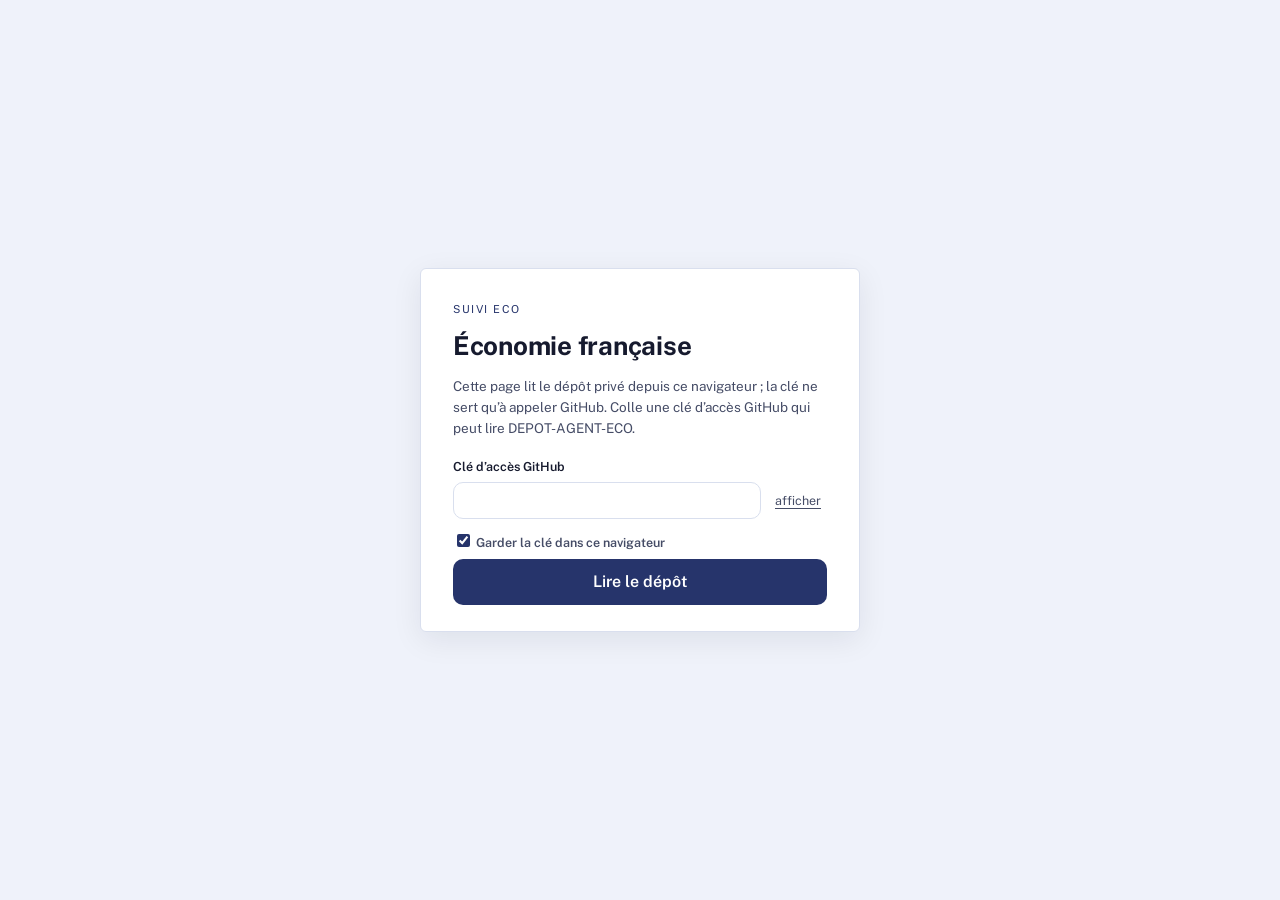
<file: finances-publiques.html>
<!doctype html>
<html lang="fr">
<head>
<meta charset="utf-8">
<meta name="viewport" content="width=device-width, initial-scale=1">
<meta name="robots" content="noindex">
<title>&Eacute;conomie fran&ccedil;aise &mdash; Finances publiques</title>
<link rel="preconnect" href="https://fonts.googleapis.com">
<link rel="preconnect" href="https://fonts.gstatic.com" crossorigin>
<link href="https://fonts.googleapis.com/css2?family=Public+Sans:wght@400;500;600;700&family=IBM+Plex+Mono:wght@400;500&display=swap" rel="stylesheet">
<link rel="stylesheet" href="assets/commun.css?v=20260808c">
</head>
<body>
<noscript>Cette page a besoin de JavaScript pour lire le d&eacute;p&ocirc;t.</noscript>
<script src="assets/commun.js?v=20260808c"></script>
<script src="assets/ui.js?v=20260808c"></script>
<script>
pageRubrique({
  id:'finances',
  titre:'Finances publiques',
  sous:'Le solde, les grands imp\u00f4ts et le partage entre \u00c9tat, collectivit\u00e9s et S\u00e9curit\u00e9 sociale, lus tels quels dans les fichiers du socle.',
  fichiers:{
    compte:'ECO/series/M6_COMPTE_APU_1949-2025.csv',
    sousSecteurs:'ECO/series/M6_APU_SOUS_SECTEURS_1959-2025.csv',
    impots:'ECO/series/M6_IMPOTS_APU_1949-2024.csv',
    flechage:'ECO/series/M6_FLECHAGE_RECETTES_1959-2025.csv'
  },
  panneaux:[
    {type:'cartes',prefs:[
      {fichier:'compte',motif:'capacite_besoin',et:'Solde public'},
      {fichier:'compte',motif:'impots_courants',et:'Imp\u00f4ts sur le revenu et le patrimoine'},
      {fichier:'compte',motif:'cotisations_sociales',et:'Cotisations sociales'},
      {fichier:'compte',motif:'prestations_sociales',et:'Prestations vers\u00e9es'}
    ]},
    {type:'classement',fichier:'impots',prefMotif:'',
     titre:'Imp\u00f4ts et cotisations par nature, 1949-2024',
     quoi:'Chaque imp\u00f4t ou cotisation class\u00e9 \u00e0 l\u2019ann\u00e9e choisie, tel que le fichier le d\u00e9compose. La part est un simple rapport \u00e0 la somme des lignes affich\u00e9es.'},
    {type:'classement',fichier:'sousSecteurs',prefMotif:'',
     titre:'Comptes par sous-secteur public, 1959-2025',
     quoi:'Le partage entre sous-secteurs des administrations pour la grandeur choisie, \u00e0 l\u2019ann\u00e9e choisie. Attention : ces sous-secteurs sont emboît\u00e9s, ils ne s\u2019additionnent pas librement.'},
    {type:'explorer',fichier:'compte',prefMotif:'capacite_besoin',
     titre:'Compte des administrations publiques, 1949-2025',
     quoi:'Toutes les grandeurs du compte depuis 1949 : choisis celle que tu veux suivre.'},
    {type:'explorer',fichier:'flechage',prefMotif:'',
     titre:'Fl\u00e9chage des recettes par sous-secteur, 1959-2025',
     quoi:'Le fl\u00e9chage des recettes publiques tel que le fichier le d\u00e9crit, depuis 1959.'}
  ],
  reserves:[
    'Les grandeurs \u00ab emplois totaux \u00bb et \u00ab ressources totales \u00bb de ce fichier ne sont PAS la d\u00e9pense et la recette publiques au sens de la publication courante : elles suivent la d\u00e9finition large de la s\u00e9quence compl\u00e8te des comptes du secteur, environ 530 milliards d\u2019euros plus haut. L\u2019en-t\u00eate du fichier interdit de les citer comme la d\u00e9pense publique, et la page ne les met donc pas en carte ; l\u2019explorateur les porte sous leur vrai nom.',
    'Le solde public affich\u00e9 est le besoin de financement des administrations, la grandeur que le fichier donne pour le d\u00e9ficit.',
    'Les sous-secteurs publics sont emboît\u00e9s \u2014 l\u2019\u00c9tat et les organismes divers forment les administrations centrales : additionner deux niveaux de rang diff\u00e9rent compterait deux fois les m\u00eames euros.'
  ]
});
</script>
</body>
</html>
</file>
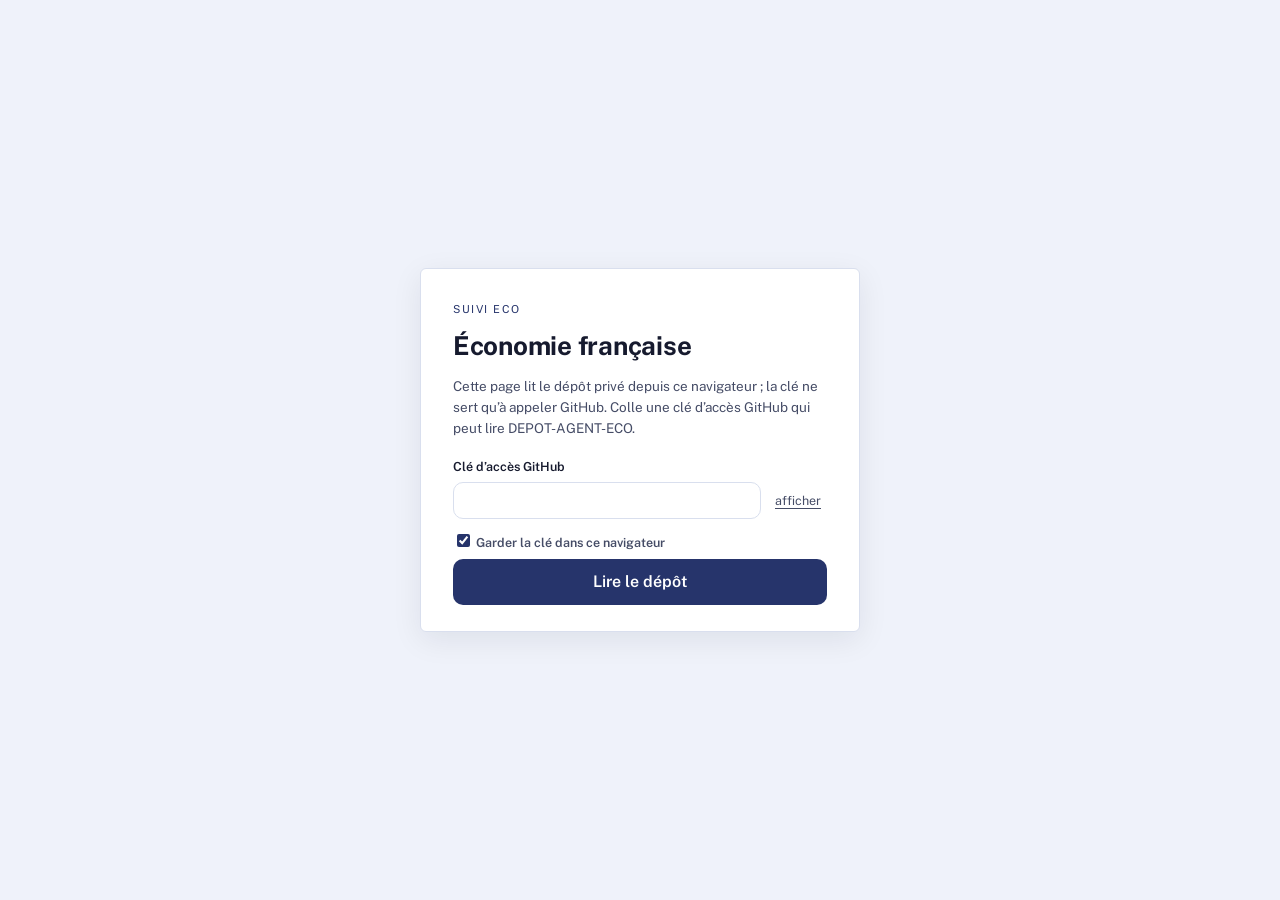
<file: menages.html>
<!doctype html>
<html lang="fr">
<head>
<meta charset="utf-8">
<meta name="viewport" content="width=device-width, initial-scale=1">
<meta name="robots" content="noindex">
<title>&Eacute;conomie fran&ccedil;aise &mdash; M&eacute;nages</title>
<link rel="preconnect" href="https://fonts.googleapis.com">
<link rel="preconnect" href="https://fonts.gstatic.com" crossorigin>
<link href="https://fonts.googleapis.com/css2?family=Public+Sans:wght@400;500;600;700&family=IBM+Plex+Mono:wght@400;500&display=swap" rel="stylesheet">
<link rel="stylesheet" href="assets/commun.css?v=20260808c">
</head>
<body>
<noscript>Cette page a besoin de JavaScript pour lire le d&eacute;p&ocirc;t.</noscript>
<script src="assets/commun.js?v=20260808c"></script>
<script src="assets/ui.js?v=20260808c"></script>
<script>
pageRubrique({
  id:'menages',
  titre:'M\u00e9nages',
  sous:'Les revenus, la consommation, l\u2019\u00e9pargne et le niveau de vie des m\u00e9nages, lus tels quels dans les fichiers du socle.',
  fichiers:{
    axesCoicop:'ECO/series/M4_FONCTIONS_COICOP.csv',
    axesPcs:'ECO/series/M4_PCS.csv',
    compte:'ECO/series/M4_COMPTE_MENAGES_1949-2024.csv',
    conso:'ECO/series/M4_CONSO_MENAGES_COICOP_1949-2025.csv',
    niveau:'ECO/series/M4_NIVEAU_VIE_1975-2024.csv',
    niveauPcs:'ECO/series/M4_NIVEAU_VIE_PCS_1996-2024.csv'
  },
  axes:{conso:'axesCoicop',niveauPcs:'axesPcs'},
  panneaux:[
    {type:'cartes',prefs:[
      {fichier:'compte',motif:'revenu_disponible_brut',et:'Revenu disponible brut'},
      {fichier:'compte',motif:'depense_consommation',et:'Consommation'},
      {fichier:'compte',motif:'epargne',et:'\u00c9pargne brute'},
      {fichier:'niveau',motif:'niveau_vie_median',et:'Niveau de vie m\u00e9dian'}
    ]},
    {type:'classement',fichier:'conso',prefMotif:'',
     titre:'Consommation des m\u00e9nages par fonction, 1949-2025',
     quoi:'Les fonctions de consommation class\u00e9es \u00e0 l\u2019ann\u00e9e choisie, selon la nomenclature du d\u00e9p\u00f4t. La part est un simple rapport \u00e0 la somme des fonctions affich\u00e9es.'},
    {type:'explorer',fichier:'compte',prefMotif:'revenu_disponible_brut',
     titre:'Compte des m\u00e9nages, 1949-2024',
     quoi:'Revenus, transferts, consommation et \u00e9pargne dans le temps : dix-sept grandeurs depuis 1949.'},
    {type:'explorer',fichier:'niveau',prefMotif:'niveau_vie_median',
     titre:'Niveau de vie et in\u00e9galit\u00e9s, 1975-2024',
     quoi:'M\u00e9diane, d\u00e9ciles, indice de Gini et taux de pauvret\u00e9, tels que le fichier les porte, depuis 1975.'},
    {type:'explorer',fichier:'niveauPcs',prefMotif:'niveau_vie_median',
     titre:'Niveau de vie par cat\u00e9gorie sociale, 1996-2024',
     quoi:'Les m\u00eames indicateurs, d\u00e9coup\u00e9s par cat\u00e9gorie socioprofessionnelle depuis 1996.'}
  ],
  reserves:[
    'Le compte des m\u00e9nages et le niveau de vie ne couvrent pas le m\u00eame champ : le second porte sur la France m\u00e9tropolitaine et les personnes en m\u00e9nage ordinaire, et ne se compare donc pas au compte.',
    'Les cinq cat\u00e9gories sociales ne se somment pas \u00e0 un ensemble : la source publie un agr\u00e9g\u00e9 suppl\u00e9mentaire dont la d\u00e9finition n\u2019a pas pu \u00eatre \u00e9tablie, et le d\u00e9p\u00f4t ne l\u2019a pas grav\u00e9.',
    'Les d\u00e9coupes \u2014 fonctions de consommation, cat\u00e9gories sociales \u2014 suivent les tables d\u2019axes du d\u00e9p\u00f4t, visibles dans \u00ab Sources et contr\u00f4les \u00bb.'
  ]
});
</script>
</body>
</html>
</file>
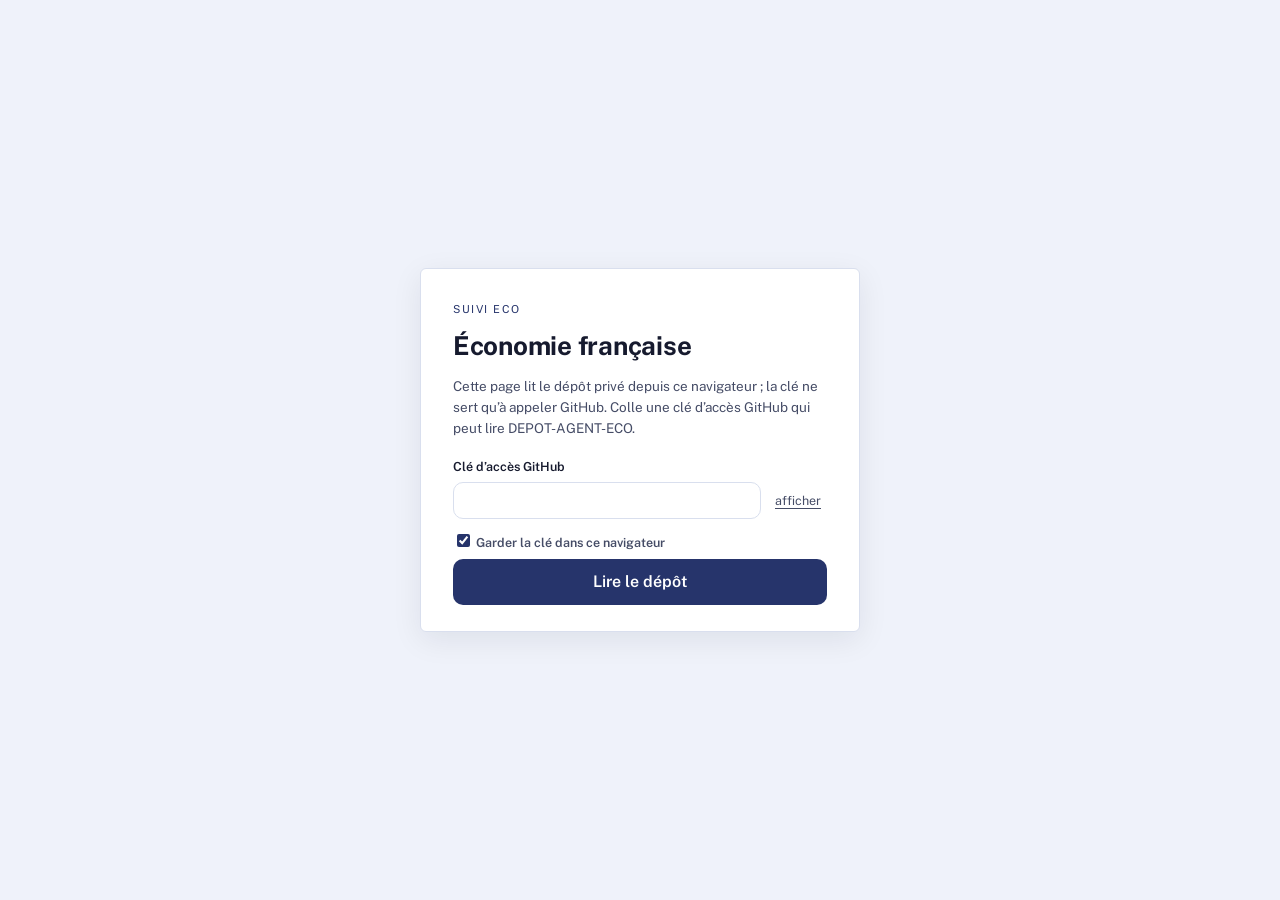
<file: monde.html>
<!doctype html>
<html lang="fr">
<head>
<meta charset="utf-8">
<meta name="viewport" content="width=device-width, initial-scale=1">
<meta name="robots" content="noindex">
<title>&Eacute;conomie fran&ccedil;aise &mdash; Monde &amp; d&eacute;pendances</title>
<link rel="preconnect" href="https://fonts.googleapis.com">
<link rel="preconnect" href="https://fonts.gstatic.com" crossorigin>
<link href="https://fonts.googleapis.com/css2?family=Public+Sans:wght@400;500;600;700&family=IBM+Plex+Mono:wght@400;500&display=swap" rel="stylesheet">
<link rel="stylesheet" href="assets/commun.css?v=20260808c">
</head>
<body>
<noscript>Cette page a besoin de JavaScript pour lire le d&eacute;p&ocirc;t.</noscript>
<script src="assets/commun.js?v=20260808c"></script>
<script src="assets/ui.js?v=20260808c"></script>
<script src="assets/carte.js?v=20260808c"></script>
<script src="assets/fonds/monde.js?v=20260808c"></script>
<script>
pageRubrique({
  id:'monde',
  titre:'Monde & d\u00e9pendances',
  sous:'La conjoncture de tous les pays et les d\u00e9pendances strat\u00e9giques de la France \u2014 la carte est jointe par le code ISO3 que le fond porte lui-m\u00eame.',
  fichiers:{
    axesPays:'ECO/series/M5_PAYS_ISO3.csv',
    conj:'ECO/series/M8_CONJONCTURE_MONDE_2000-2025.csv',
    directeurs:'ECO/series/M8_TAUX_DIRECTEURS_MENSUEL_1945-2026.csv',
    souverains:'ECO/series/M8_TAUX_SOUVERAINS_MENSUEL_1962-2026.csv',
    familles:'ECO/series/M8_DEPENDANCES_FAMILLES_2024.csv',
    prix:'ECO/series/M8_PRIX_PRODUITS_BASE_1960-2025.csv',
    axesProduits:'ECO/series/M8_PRODUITS_BASE.csv',
    axesRegions:'ECO/series/M8_REGIONS_EUROPE.csv',
    pibEurope:'ECO/series/M8_PIB_REGIONAL_EUROPE_2020-2023.csv',
    pibInfra:'ECO/series/M8_PIB_INFRANATIONAL_2021-2022.csv',
    fret:'ECO/series/M8_PRIX_FRET_1988-2026.csv'
  },
  axes:{conj:'axesPays',prix:'axesProduits',pibEurope:'axesRegions',pibInfra:{code:'axesPays'}},
  panneaux:[
    {type:'cartes',prefs:[
      {fichier:'conj',motif:'croissance_pib_volume',code:'WLD',et:'Croissance mondiale'},
      {fichier:'conj',motif:'inflation',code:'WLD',et:'Inflation mondiale'},
      {fichier:'directeurs',motif:'taux_directeur',code:'XM',et:'Taux directeur, zone euro'},
      {fichier:'souverains',motif:'taux_souverain',code:'FR',et:'Taux souverain fran\u00e7ais'}
    ]},
    {type:'carte',fichier:'conj',fond:'FOND_MONDE',cle:'c',prefMotif:'pib_par_habitant',
     titre:'Conjoncture mondiale par pays, 2000-2025',
     quoi:'Produit int\u00e9rieur brut, PIB par habitant, croissance, inflation et population, pour tous les pays, de 2000 \u00e0 2025. Sur la croissance, l\u2019\u00e9chelle est centr\u00e9e sur z\u00e9ro.'},
    {type:'classement',fichier:'conj',prefMotif:'pib_courant',
     titre:'Classement des \u00e9conomies par grandeur',
     quoi:'Les pays class\u00e9s pour la grandeur choisie. Attention : la liste m\u00eale pays et agr\u00e9gats \u2014 monde, zones, groupes de revenu \u2014 dont les p\u00e9rim\u00e8tres se recouvrent.'},
    {type:'classement',fichier:'familles',prefMotif:'importations',
     titre:'Importations fran\u00e7aises par famille strat\u00e9gique, 2024',
     quoi:'Ce que la France importe par famille strat\u00e9gique en 2024, telle que le chantier g\u00e9opolitique les a d\u00e9coup\u00e9es.'},
    {type:'explorer',fichier:'conj',prefMotif:'croissance_pib_volume',
     titre:'Conjoncture d\u2019un pays, 2000-2025',
     quoi:'Choisis un pays et une grandeur : la s\u00e9rie couvre 2000 \u00e0 2025.'},
    {type:'explorer',fichier:'directeurs',prefMotif:'',
     titre:'Taux directeurs de 49 banques centrales, 1945-2026',
     quoi:'Le taux directeur de 49 banques centrales, au mois, depuis 1945.'},
    {type:'explorer',fichier:'souverains',prefMotif:'',
     titre:'Taux souverains \u00e0 dix ans, mensuel, 1962-2026',
     quoi:'Le rendement des emprunts d\u2019\u00c9tat \u00e0 dix ans, au mois, depuis 1962.'},
    {type:'classement',fichier:'pibEurope',prefMotif:'',
     titre:'Produit int\u00e9rieur brut des r\u00e9gions europ\u00e9ennes, 2020-2023',
     quoi:'Produit int\u00e9rieur brut des 471 territoires du d\u00e9coupage NUTS, de 2020 \u00e0 2023, en euros.'},
    {type:'explorer',fichier:'pibInfra',prefMotif:'',
     titre:'Produit int\u00e9rieur brut infranational hors Europe, 2021-2022',
     quoi:'Le PIB des r\u00e9gions de 46 pays en dollars \u00e0 parit\u00e9 de pouvoir d\u2019achat : ne se compare ni aux euros europ\u00e9ens ni aux dollars courants de la conjoncture.'},
    {type:'explorer',fichier:'fret',prefMotif:'',
     titre:'Indices de prix du fret et du transport, 1988-2026',
     quoi:'Trois indices de prix \u00e0 la production am\u00e9ricains \u2014 fret maritime au long cours, transport de marchandises, camionnage \u2014 au mois depuis 1988.'},
    {type:'explorer',fichier:'prix',prefMotif:'',
     titre:'Prix des produits de base, mensuel, 1960-2025',
     quoi:'Soixante et onze produits de base en dollars, au mois, de 1960 \u00e0 2025.'}
  ],
  reserves:[
    'Les montants de ce module sont en DOLLARS et ne se comparent pas directement aux fichiers fran\u00e7ais en euros.',
    'Ne jamais sommer les pays pour refaire le monde : des pays sont sans donn\u00e9e, et l\u2019\u00e9cart \u00e9tait de 0,94 % en 2024. L\u2019agr\u00e9gat mondial publi\u00e9 existe dans le fichier, il faut le prendre lui.',
    'Le fond de carte au 110e millioni\u00e8me ignore les micro-\u00c9tats et trois entit\u00e9s sans code ISO3 stable ; 169 des 260 codes du fichier de conjoncture trouvent un contour, le reste \u00e9tant surtout des agr\u00e9gats, tous nomm\u00e9s sous la carte.',
    'Chaque banque centrale d\u00e9finit son taux directeur \u00e0 sa fa\u00e7on, et les s\u00e9ries longues portent des ruptures de d\u00e9finition ; les valeurs extr\u00eames ne sont pas des erreurs \u2014 103 484 % au Br\u00e9sil en 1989 est un taux d\u2019hyperinflation r\u00e9el.',
    'Le prix du fret est un substitut nomm\u00e9 comme tel : ce sont des prix am\u00e9ricains \u00e0 la production, pas des taux spot mondiaux, les indices de r\u00e9f\u00e9rence \u00e9tant sous licence. Ils captent les grands cycles, pas le prix d\u2019une route pr\u00e9cise.',
    'Trois codages de r\u00e9gions coexistent dans le d\u00e9p\u00f4t \u2014 l\u2019\u00cele-de-France est 11 pour l\u2019INSEE, FR10 pour Eurostat, FR1 pour l\u2019OCDE \u2014 et aucune correspondance n\u2019est grav\u00e9e : ne jamais joindre deux fichiers r\u00e9gionaux de sources diff\u00e9rentes.',
    'Le fichier des taux souverains m\u00eale trois producteurs aux conventions diff\u00e9rentes : les niveaux sont comparables, pas les centi\u00e8mes.'
  ]
});
</script>
</body>
</html>
</file>
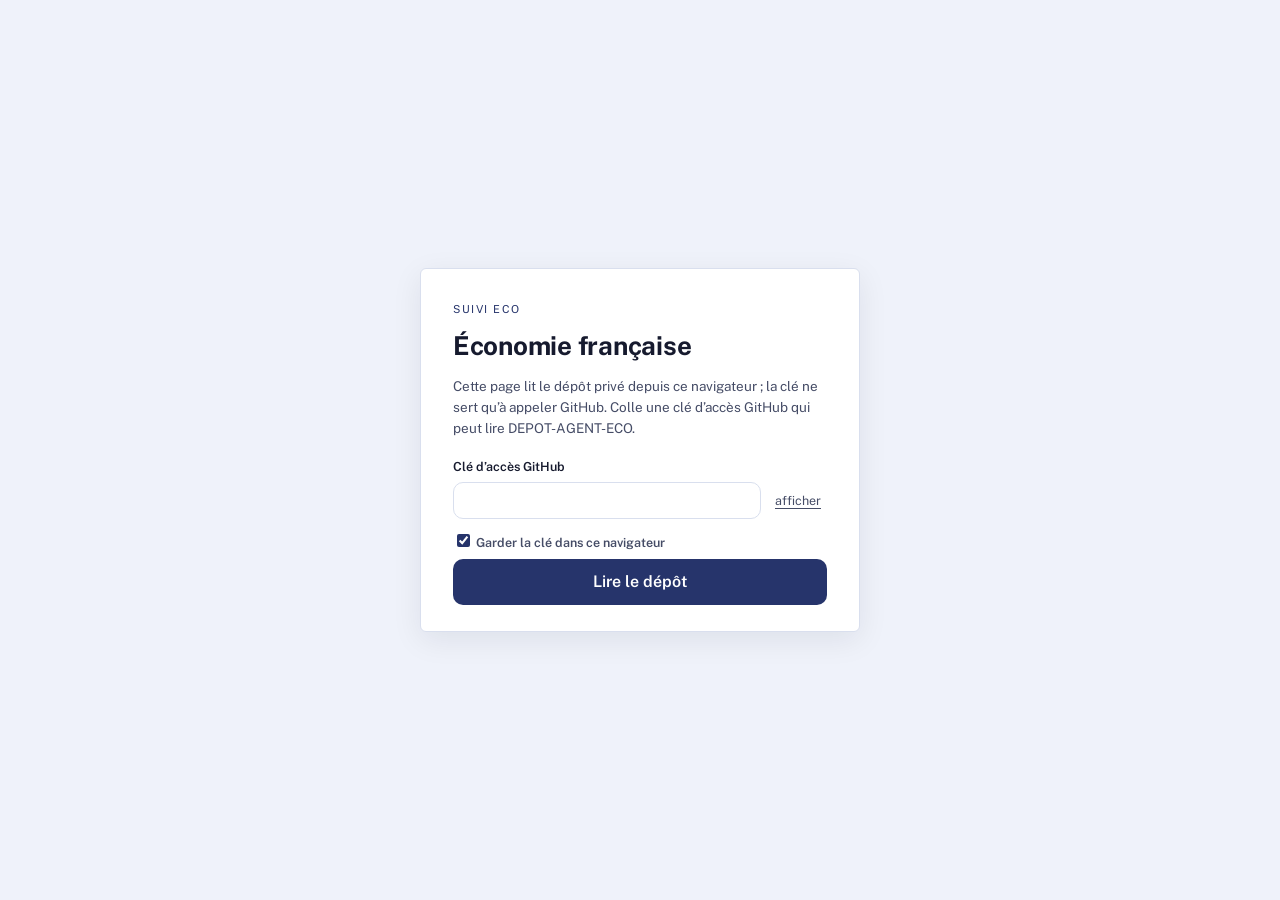
<file: notes.html>
<!doctype html>
<html lang="fr">
<head>
<meta charset="utf-8">
<meta name="viewport" content="width=device-width, initial-scale=1">
<meta name="robots" content="noindex">
<title>&Eacute;conomie fran&ccedil;aise &mdash; Notes &amp; &eacute;tudes</title>
<link rel="preconnect" href="https://fonts.googleapis.com">
<link rel="preconnect" href="https://fonts.gstatic.com" crossorigin>
<link href="https://fonts.googleapis.com/css2?family=Public+Sans:wght@400;500;600;700&family=IBM+Plex+Mono:wght@400;500&display=swap" rel="stylesheet">
<link rel="stylesheet" href="assets/commun.css?v=20260808c">
</head>
<body>
<noscript>Cette page a besoin de JavaScript pour lire le d&eacute;p&ocirc;t.</noscript>
<script src="assets/commun.js?v=20260808c"></script>
<script src="assets/ui.js?v=20260808c"></script>
<script src="assets/carte.js?v=20260808c"></script>
<script src="assets/tableau.js?v=20260808c"></script>
<script>
pageRubrique({
  id:'notes',
  titre:'Notes & \u00e9tudes',
  sous:'Ce que le socle a produit : les notes dat\u00e9es, l\u2019\u00e9tude fondatrice, et les documents qui disent comment le d\u00e9p\u00f4t est fait et ce qu\u2019il vaut.',
  fichiers:{
    conjoncture:'ECO/notes/2026-08-04_CONJONCTURE.md',
    dependances:'ECO/notes/2026-08-04_DEPENDANCES.md',
    premiere:'ECO/notes/2026-07-31_VUE-GLOBALE_M1-essai.md',
    etude:'ECO/etudes/2026-08-04_ETUDE-RESSOURCES.md',
    prix:'ECO/etudes/2026-08-05_ETUDE-PRIX-TRAVAIL-CAPITAL.md',
    travailPrix:'ECO/etudes/2026-08-05_ETUDE-TRAVAIL-ET-PRIX.md',
    etat:'ECO/etudes/2026-08-05_ETUDE-STRUCTURE-FINANCIERE-ETAT.md',
    regions:'ECO/etudes/2026-08-05_ETUDE-REGIONS.md',
    schema:'ECO/etudes/2026-08-05_ETUDE-SCHEMA-PRODUCTION.md',
    servicePublic:'ECO/etudes/2026-08-05_ETUDE-SERVICE-PUBLIC-COMPARAISON.md',
    chaines:'ECO/etudes/2026-08-05_ETUDE-CHAINES-PRODUCTION.md',
    plan:'ECO/savoir/PLAN.md',
    conventions:'ECO/savoir/CONVENTIONS_SERIES.md',
    inventaire:'ECO/savoir/INVENTAIRE.md',
    sources:'ECO/sources/SOURCES.md',
    audit:'ECO/savoir/AUDIT.md',
    rafraichissement:'ECO/savoir/RAFRAICHISSEMENT.md',
    nomenclature:'ECO/savoir/NOMENCLATURE.md',
    catalogue:'ECO/savoir/CATALOGUE.md',
    journal:'ECO/journal/JOURNAL.md',
    besoin:'ECO/cadrage/2026-07-31_BESOIN.md'
  },
  panneaux:[
    {type:'document',fichier:'conjoncture',ouvert:true,titre:'La conjoncture fran\u00e7aise',
     lien:'Note dat\u00e9e du 4 ao\u00fbt 2026',
     quoi:'L\u2019\u00e9tat de l\u2019\u00e9conomie fran\u00e7aise appuy\u00e9 sur le socle complet, chaque chiffre portant la date de son dernier point.'},
    {type:'document',fichier:'dependances',titre:'Les d\u00e9pendances strat\u00e9giques',
     lien:'Note dat\u00e9e du 4 ao\u00fbt 2026',
     quoi:'Ce que donnent les huit briques du chantier g\u00e9opolitique une fois crois\u00e9es.'},
    {type:'document',fichier:'prix',titre:'De quoi est fait le prix d\u2019un produit',
     lien:'\u00c9tude du 5 ao\u00fbt 2026 \u2014 travail, capital, rente',
     quoi:'Pour cent euros produits en France : 51,3 achet\u00e9s \u00e0 d\u2019autres, 28,0 de salaires, 19,2 d\u2019exc\u00e9dent brut, 1,5 d\u2019imp\u00f4ts nets. Et pourquoi la rente ne peut pas \u00eatre isol\u00e9e, sauf \u00e0 passer par l\u2019immobilier.'},
    {type:'document',fichier:'travailPrix',titre:'Ce que le travail fait au prix',
     lien:'\u00c9tude du 5 ao\u00fbt 2026 \u2014 productivit\u00e9 et prix par branche',
     quoi:'Les branches o\u00f9 une heure produit davantage sont celles o\u00f9 les prix montent le moins : corr\u00e9lation de \u2212 0,87 sur vingt-cinq ans.'},
    {type:'document',fichier:'etat',titre:'Comment l\u2019argent public circule',
     lien:'\u00c9tude du 5 ao\u00fbt 2026 \u2014 structure financi\u00e8re de l\u2019\u00c9tat',
     quoi:'Quatre poches emboît\u00e9es, trois robinets de pr\u00e9l\u00e8vements, et un fl\u00e9chage qui n\u2019a rien d\u2019\u00e9vident : les collectivit\u00e9s vivent de l\u2019imp\u00f4t de production, la S\u00e9curit\u00e9 sociale n\u2019est plus financ\u00e9e par les seules cotisations.'},
    {type:'document',fichier:'schema',titre:'Le sch\u00e9ma de la production fran\u00e7aise',
     lien:'\u00c9tude du 5 ao\u00fbt 2026 \u2014 d\u2019o\u00f9 vient tout, o\u00f9 va tout',
     quoi:'Le premier client de la production fran\u00e7aise, c\u2019est elle-m\u00eame : 41,2 % de ce qui est disponible est rachet\u00e9 par des entreprises pour produire autre chose.'},
    {type:'document',fichier:'regions',titre:'Ce que produit chaque r\u00e9gion',
     lien:'\u00c9tude du 5 ao\u00fbt 2026 \u2014 partielle, et le titre le dit',
     quoi:'L\u2019\u00cele-de-France p\u00e8se 29,8 % du PIB en 2024, exactement comme en 1990. Les flux de d\u00e9pense r\u00e9gionaux, eux, n\u2019existent pas dans la statistique publique.'},
    {type:'document',fichier:'servicePublic',titre:'Le service public, symbole des pays riches ?',
     lien:'\u00c9tude du 5 ao\u00fbt 2026 \u2014 comparaison sur 172 pays',
     quoi:'Oui en tendance, non en corr\u00e9lation : la m\u00e9diane passe de 12,9 % du PIB chez les plus pauvres \u00e0 20,3 % chez les plus riches, mais les six premiers du classement sont des micro-\u00c9tats et un pays en guerre.'},
    {type:'document',fichier:'chaines',titre:'Deux cha\u00eenes de production, de la mine au produit fini',
     lien:'\u00c9tude du 5 ao\u00fbt 2026 \u2014 batteries et p\u00e9trole',
     quoi:'La taille d\u2019une d\u00e9pendance ne dit rien de sa fragilit\u00e9 : le p\u00e9trole p\u00e8se dix fois les batteries et ne d\u00e9clenche aucune alerte, les batteries en d\u00e9clenchent quatre. Et le goulot du lithium n\u2019est pas dans la mine, il est dans l\u2019usine.'},
    {type:'document',fichier:'etude',titre:'L\u2019\u00e9tude fondatrice des ressources',
     lien:'\u00c9tude du 4 ao\u00fbt 2026, cinq fois r\u00e9vis\u00e9e',
     quoi:'Douze fonctions qu\u2019un \u00c9tat doit assurer, vingt-neuf familles de produits \u00e0 suivre, et les cinq crit\u00e8res de d\u00e9pendance. C\u2019est le document qui a fix\u00e9 ce que M8b devait mesurer.'},
    {type:'document',fichier:'premiere',titre:'La premi\u00e8re vue globale',
     lien:'Essai du 31 juillet 2026',
     quoi:'Le premier \u00e9tat dat\u00e9, \u00e9crit quand le d\u00e9p\u00f4t ne portait que le module des agr\u00e9gats.'},
    {type:'document',fichier:'besoin',titre:'Le besoin d\u2019origine',
     lien:'Cadrage du 31 juillet 2026',
     quoi:'Ce qui a \u00e9t\u00e9 demand\u00e9 au d\u00e9part, grav\u00e9 mot pour mot.'},
    {type:'document',fichier:'plan',titre:'Le plan des modules',
     lien:'Ce que chaque module poss\u00e8de, et ce qui manque encore',
     quoi:'La grille en neuf modules, la r\u00e8gle du propri\u00e9taire unique, et les trous nomm\u00e9s.'},
    {type:'document',fichier:'conventions',titre:'Les conventions de s\u00e9ries',
     lien:'Comment les fichiers sont faits',
     quoi:'Format long, tables de codes, codes de p\u00e9riode, et les contr\u00f4les de raccordement obligatoires.'},
    {type:'document',fichier:'inventaire',titre:'L\u2019inventaire du d\u00e9p\u00f4t',
     lien:'Les 95 fichiers, module par module',
     quoi:'Avec l\u2019avertissement qui le clôt : le nombre de lignes mesure un volume, pas une valeur.'},
    {type:'document',fichier:'sources',titre:'Les sources',
     lien:'Les quatorze producteurs utilis\u00e9s',
     quoi:'Le chemin exact de chacun, les pi\u00e8ges d\u2019appel connus et les voies ferm\u00e9es test\u00e9es.'},
    {type:'document',fichier:'audit',titre:'L\u2019audit de forme',
     lien:'Ce que la passe de v\u00e9rification a trouv\u00e9',
     quoi:'Sources manquantes, contr\u00f4les absents, et les tables dont la cl\u00e9 r\u00e9elle est le couple code-niveau.'},
    {type:'document',fichier:'rafraichissement',titre:'Ce qui vieillit',
     lien:'Trois vitesses de p\u00e9remption',
     quoi:'Les fichiers volatils \u00e0 ré\u00e9xtraire avant toute note dat\u00e9e, avec leur point d\u2019acc\u00e8s.'},
    {type:'document',fichier:'nomenclature',titre:'Les nomenclatures',
     lien:'Les grilles de classement retenues',quoi:''},
    {type:'document',fichier:'catalogue',titre:'Le catalogue',
     lien:'La carte compl\u00e8te des fichiers',quoi:'Mis \u00e0 jour \u00e0 chaque \u00e9criture : c\u2019est le plan du d\u00e9p\u00f4t.'},
    {type:'document',fichier:'journal',titre:'Le journal de bord',
     lien:'Les s\u00e9ances dat\u00e9es, du 30 juillet \u00e0 aujourd\u2019hui',
     quoi:'Le d\u00e9cid\u00e9, le grav\u00e9, le report\u00e9 et les pi\u00e8ges appris \u2014 y compris les erreurs commises et corrig\u00e9es.'}
  ],
  reserves:[
    'Ces documents sont affich\u00e9s tels qu\u2019ils sont grav\u00e9s au d\u00e9p\u00f4t : la page ne les r\u00e9sume pas et n\u2019en change pas un mot.',
    'Le rendu est volontairement simple ; pour la mise en forme exacte, le fichier fait foi.',
    'Les notes sont dat\u00e9es et ne sont pas remises \u00e0 jour : un chiffre y est vrai \u00e0 sa date, pas aujourd\u2019hui.'
  ]
});
</script>
</body>
</html>
</file>
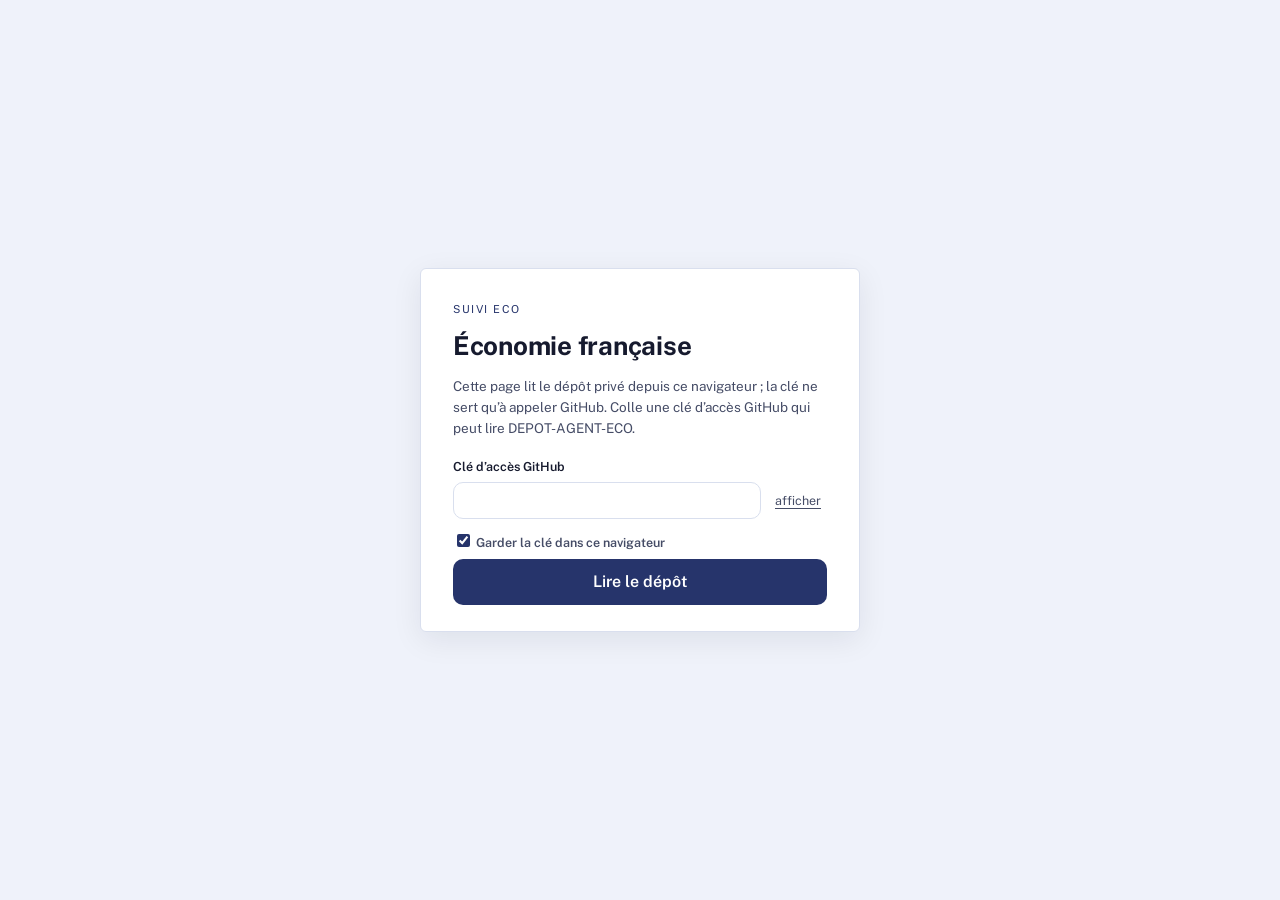
<file: population.html>
<!doctype html>
<html lang="fr">
<head>
<meta charset="utf-8">
<meta name="viewport" content="width=device-width, initial-scale=1">
<meta name="robots" content="noindex">
<title>&Eacute;conomie fran&ccedil;aise &mdash; Population &amp; territoire</title>
<link rel="preconnect" href="https://fonts.googleapis.com">
<link rel="preconnect" href="https://fonts.gstatic.com" crossorigin>
<link href="https://fonts.googleapis.com/css2?family=Public+Sans:wght@400;500;600;700&family=IBM+Plex+Mono:wght@400;500&display=swap" rel="stylesheet">
<link rel="stylesheet" href="assets/commun.css?v=20260808c">
</head>
<body>
<noscript>Cette page a besoin de JavaScript pour lire le d&eacute;p&ocirc;t.</noscript>
<script src="assets/commun.js?v=20260808c"></script>
<script src="assets/ui.js?v=20260808c"></script>
<script src="assets/carte.js?v=20260808c"></script>
<script src="assets/fonds/fr-departements.js?v=20260808c"></script>
<script src="assets/fonds/fr-regions.js?v=20260808c"></script>
<script>
pageRubrique({
  id:'population',
  titre:'Population & territoire',
  sous:'Combien nous sommes, o\u00f9 nous vivons, qui travaille et quelles entreprises tiennent le pays \u2014 des cartes color\u00e9es par les fichiers du socle, joints par les codes officiels des territoires.',
  fichiers:{
    axes:'ECO/series/M3_TERRITOIRES.csv',
    popNat:'ECO/series/M3_POPULATION_1901-2026.csv',
    popAges:'ECO/series/M3_POPULATION_AGES_1946-2026.csv',
    popDep:'ECO/series/M3_POPULATION_DEPARTEMENTS_1975-2026.csv',
    popReg:'ECO/series/M3_POPULATION_REGIONS_1975-2026.csv',
    chomLoc:'ECO/series/M3_CHOMAGE_LOCALISE_1982-2026.csv',
    travail:'ECO/series/M3_MARCHE_TRAVAIL_1975-2025.csv',
    regions:'ECO/series/M3_COMPTES_REGIONAUX_1990-2024.csv',
    parc:'ECO/series/M3_PARC_ENTREPRISES_A21_2014-2024.csv',
    creations:'ECO/series/M3_CREATIONS_ENTREPRISES_2012-2026.csv',
    sexe:'ECO/series/M3_SEXE.csv',
    ages:'ECO/series/M3_GROUPES_AGES.csv',
    statuts:'ECO/series/M3_STATUTS.csv',
    tranches:'ECO/series/M3_TRANCHES_EFFECTIF.csv',
    categories:'ECO/series/M3_CATEGORIES_ENTREPRISES.csv',
    champs:'ECO/series/M3_CHAMPS_ESANE.csv',
    formes:'ECO/series/M3_FORMES_ENTREPRISE.csv',
    tailles:'ECO/series/M3_TAILLES_MENAGES.csv',
    axes21:'ECO/series/M2_BRANCHES_A21.csv',
    axes38:'ECO/series/M2_BRANCHES_A38.csv',
    chomTrim:'ECO/series/M3_CHOMAGE_TRIM_1975-2026.csv',
    menTaille:'ECO/series/M3_MENAGES_TAILLE_1968-2023.csv',
    nonSal:'ECO/series/M3_NON_SALARIES_2008-2024.csv',
    nonSalSect:'ECO/series/M3_NON_SALARIES_SECTEURS.csv',
    etab38:'ECO/series/M3_ETABLISSEMENTS_A38_2024.csv',
    entCat:'ECO/series/M3_ENTREPRISES_CATEGORIES_2023.csv'
  },
  axes:{popDep:'axes',popReg:'axes',chomLoc:'axes',regions:'axes',
        popAges:{code:'axes',code2:'sexe',code3:'ages'},
        chomTrim:{code2:'sexe',code3:'ages'},
        travail:{code2:'sexe',code3:'ages'},
        menTaille:{code:'axes',code2:'tailles'},
        nonSal:{code:'axes',code2:'statuts'},
        nonSalSect:{code2:'statuts'},
        parc:{code2:'axes21',code3:'tranches'},
        etab38:{code:'axes38',code2:'tranches'},
        entCat:{code2:'categories',code3:'champs'},
        creations:{code2:'formes'}},
  panneaux:[
    {type:'cartes',prefs:[
      {fichier:'popNat',motif:'population_1er_janvier',code:'FR',et:'Population'},
      {fichier:'travail',motif:'taux_chomage',et:'Taux de ch\u00f4mage'},
      {fichier:'travail',motif:'emploi',et:'Emploi'},
      {fichier:'parc',motif:'unites_legales',et:'Unit\u00e9s l\u00e9gales'}
    ]},
    {type:'carte',fichier:'popDep',fond:'FOND_FR_DEP',cle:'c',prefMotif:'population',
     titre:'Population par d\u00e9partement, 1975-2026',
     quoi:'Population au 1er janvier depuis 1975. Fais glisser le curseur pour remonter le temps ; l\u2019outre-mer est en cartouches \u00e0 gauche.'},
    {type:'carte',fichier:'chomLoc',fond:'FOND_FR_DEP',cle:'c',prefMotif:'chomage',
     titre:'Taux de ch\u00f4mage par d\u00e9partement, 1982-2026',
     quoi:'Taux de ch\u00f4mage localis\u00e9 depuis 1982. Choisis le niveau g\u00e9ographique : au niveau r\u00e9gion ou national, les contours d\u00e9partementaux restent gris.'},
    {type:'carte',fichier:'regions',fond:'FOND_FR_REG',cle:'c',prefMotif:'produit_interieur',
     titre:'Produit int\u00e9rieur brut par r\u00e9gion, 1990-2024',
     quoi:'Produit int\u00e9rieur brut, emploi et heures travaill\u00e9es par r\u00e9gion, de 1990 \u00e0 2024.'},
    {type:'classement',fichier:'popDep',prefMotif:'population',
     titre:'Classement des d\u00e9partements par population',
     quoi:'Le classement complet \u00e0 l\u2019ann\u00e9e choisie. La part rapporte chaque d\u00e9partement \u00e0 la somme des d\u00e9partements affich\u00e9s.'},
    {type:'explorer',fichier:'popNat',prefMotif:'population_1er_janvier',
     titre:'Population de la France, 1901-2026',
     quoi:'Population, naissances, d\u00e9c\u00e8s et solde migratoire depuis 1901 : choisis la grandeur et le champ national.'},
    {type:'explorer',fichier:'travail',prefMotif:'taux_chomage',
     titre:'March\u00e9 du travail, 1975-2025',
     quoi:'Population active, emploi, ch\u00f4mage, halo et sous-emploi, par sexe et par \u00e2ge, depuis 1975.'},
    {type:'explorer',fichier:'creations',prefMotif:'',
     titre:'Cr\u00e9ations d\u2019entreprises, 2012-2026',
     quoi:'Cr\u00e9ations trimestrielles depuis 2012, par forme d\u2019entreprise, en donn\u00e9es brutes ou corrig\u00e9es.'},
    {type:'explorer',fichier:'parc',prefMotif:'unites_legales',
     titre:'Parc d\u2019entreprises par secteur et par taille, 2014-2024',
     quoi:'Unit\u00e9s l\u00e9gales et \u00e9tablissements au 31 d\u00e9cembre, par section d\u2019activit\u00e9 et par taille.'},
    {type:'explorer',fichier:'popReg',prefMotif:'population',
     titre:'Population par r\u00e9gion, 1975-2026',quoi:'Population au 1er janvier des 18 r\u00e9gions, de 1975 \u00e0 2026.'},
    {type:'explorer',fichier:'popAges',prefMotif:'population',
     titre:'Population par sexe et par \u00e2ge, 1946-2026',
     quoi:'Population par sexe et par grand groupe d\u2019\u00e2ges, France depuis 1991 et m\u00e9tropole depuis 1946.'},
    {type:'explorer',fichier:'chomTrim',prefMotif:'chomage',
     titre:'Taux de ch\u00f4mage trimestriel, 1975-2026',
     quoi:'Taux de ch\u00f4mage trimestriel corrig\u00e9 des variations saisonni\u00e8res, par sexe et par \u00e2ge, depuis 1975.'},
    {type:'explorer',fichier:'menTaille',prefMotif:'',
     titre:'Taille des m\u00e9nages, neuf recensements 1968-2023',quoi:'Neuf recensements de 1968 \u00e0 2023 : le nombre moyen d\u2019occupants et la r\u00e9partition.'},
    {type:'explorer',fichier:'nonSal',prefMotif:'',
     titre:'Travailleurs non salari\u00e9s, 2008-2024',
     quoi:'Non-salari\u00e9s classiques et micro-entrepreneurs, de 2008 \u00e0 2024.'},
    {type:'explorer',fichier:'nonSalSect',prefMotif:'',
     titre:'Travailleurs non salari\u00e9s par secteur',
     quoi:'La ventilation sectorielle du travail ind\u00e9pendant, sur la grille propre \u00e0 cette source.'},
    {type:'explorer',fichier:'etab38',prefMotif:'',
     titre:'\u00c9tablissements et effectifs salari\u00e9s, 38 secteurs, 2024',
     quoi:'Nombre d\u2019\u00e9tablissements et effectifs salari\u00e9s au 31 d\u00e9cembre 2024, en 38 secteurs.'},
    {type:'explorer',fichier:'entCat',prefMotif:'',
     titre:'Entreprises par cat\u00e9gorie de taille, 2023',
     quoi:'Microentreprises, PME, entreprises de taille interm\u00e9diaire et grandes entreprises, sur les deux champs de la statistique d\u2019entreprises.'}
  ],
  reserves:[
    'Les contours viennent du projet france-geojson et l\u2019outre-mer de ses fichiers r\u00e9gionaux ; les cinq r\u00e9gions d\u2019outre-mer prennent le contour de leur d\u00e9partement unique, le rattachement \u00e9tant lu dans la table des territoires du d\u00e9p\u00f4t. Les 101 d\u00e9partements et les 18 r\u00e9gions du socle ont tous un contour.',
    'Les cartouches d\u2019outre-mer ne sont pas \u00e0 l\u2019\u00e9chelle de la m\u00e9tropole : chacun a la sienne, pour rester lisible.',
    'Les couleurs r\u00e9partissent les territoires en cinq classes de m\u00eame effectif, pas en tranches r\u00e9guli\u00e8res : une carte plus fonc\u00e9e ne dit pas \u00ab deux fois plus \u00bb.',
    'Trois champs nationaux coexistent \u2014 France, France hors Mayotte, France m\u00e9tropolitaine \u2014 et aucune somme n\u2019est licite entre eux.',
    'Sur les fichiers \u00e0 plusieurs axes, comme la population par sexe et par \u00e2ge, les axes secondaires apparaissent sous leur code brut : la page ne joint qu\u2019une table de libell\u00e9s par fichier.'
  ]
});
</script>
</body>
</html>
</file>
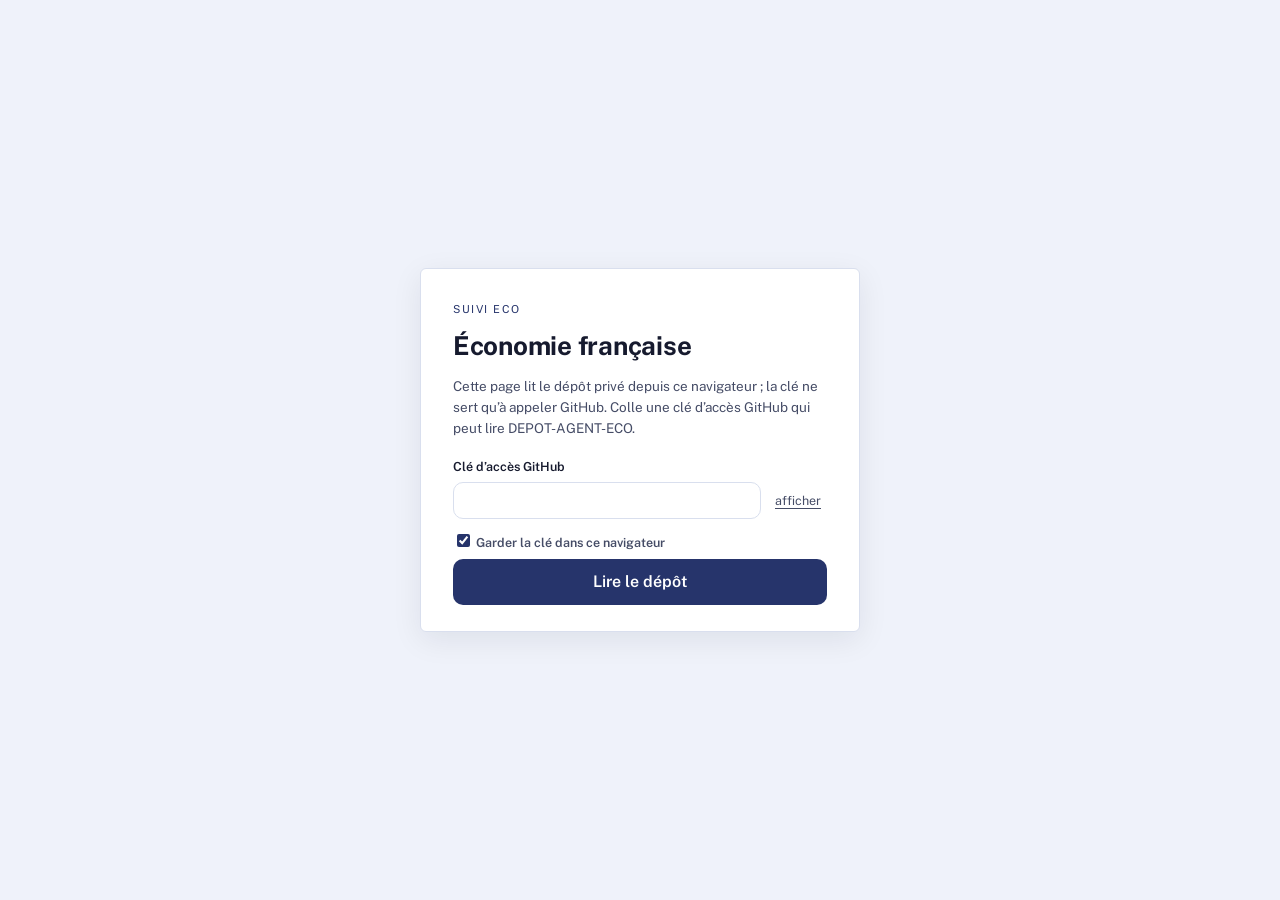
<file: vue-densemble.html>
<!doctype html>
<html lang="fr">
<head>
<meta charset="utf-8">
<meta name="viewport" content="width=device-width, initial-scale=1">
<meta name="robots" content="noindex">
<title>&Eacute;conomie fran&ccedil;aise &mdash; Vue d&rsquo;ensemble</title>
<link rel="preconnect" href="https://fonts.googleapis.com">
<link rel="preconnect" href="https://fonts.gstatic.com" crossorigin>
<link href="https://fonts.googleapis.com/css2?family=Public+Sans:wght@400;500;600;700&family=IBM+Plex+Mono:wght@400;500&display=swap" rel="stylesheet">
<link rel="stylesheet" href="assets/commun.css?v=20260808c">
</head>
<body>
<noscript>Cette page a besoin de JavaScript pour lire le d&eacute;p&ocirc;t.</noscript>
<script src="assets/commun.js?v=20260808c"></script>
<script src="assets/ui.js?v=20260808c"></script>
<script src="assets/tableau.js?v=20260808c"></script>
<script>
pageRubrique({
  id:'vue-densemble',
  titre:'Vue d\u2019ensemble',
  sous:'La richesse produite, les prix, le loyer de l\u2019argent et la valeur de l\u2019euro. Chaque chiffre est lu tel quel dans un fichier du socle et garde sa source, sa date et son mill\u00e9sime.',
  fichiers:{
    pib:'ECO/series/M1_PIB_FRANCE_1949-2025.csv',
    inflation:'ECO/series/M1_INFLATION_1997-2026.csv',
    bceMensuel:'ECO/series/M1_TAUX_BCE_MENSUEL_1999-2026.csv',
    tauxFrance:'ECO/series/M1_TAUX_FRANCE_MENSUEL_1986-2026.csv',
    courbe:'ECO/series/M1_COURBE_TAUX_ZONE_EURO.csv',
    change:'ECO/series/M1_TAUX_CHANGE_MENSUEL_1999-2026.csv',
    devises:'ECO/series/M1_DEVISES.csv'
  },
  axes:{change:'devises'},
  panneaux:[
    {type:'cartes',prefs:[
      {fichier:'inflation',motif:'glissement',et:'Inflation, sur un an'},
      {fichier:'bceMensuel',motif:'depot',et:'Taux de d\u00e9p\u00f4t de la BCE'},
      {fichier:'tauxFrance',motif:'emprunt_etat',et:'Emprunt d\u2019\u00c9tat \u00e0 10 ans'},
      {fichier:'tauxFrance',motif:'credit_habitat',et:'Cr\u00e9dit \u00e0 l\u2019habitat'}
    ]},
    {type:'colonne',fichier:'pib',debut:1949,
     titre:'Produit int\u00e9rieur brut, 1949-2025',
     quoi:'Le produit int\u00e9rieur brut sous ses cinq mesures. Choisis la grandeur et la p\u00e9riode affich\u00e9e.',
     colonnes:[
       {col:'pib_courant_MEUR',lib:'PIB aux prix courants',unite:'meur',uniteY:'en millions d\u2019euros courants'},
       {col:'pib_volume_MEUR2020',lib:'PIB en volume, prix cha\u00een\u00e9s',unite:'meur',uniteY:'en millions d\u2019euros de 2020',
        note:'Les volumes cha\u00een\u00e9s ne s\u2019additionnent pas entre eux : ils servent \u00e0 mesurer une \u00e9volution, pas \u00e0 faire des sommes.'},
       {col:'croissance_volume_pct',lib:'Croissance en volume',unite:'pct',uniteY:'en % par an'},
       {col:'pib_par_hab_courant_EUR',lib:'PIB par habitant, prix courants',unite:'eur',uniteY:'en euros par habitant'},
       {col:'indice_prix_pib',lib:'Indice de prix du PIB',unite:'',uniteY:'indice, base 100 en 2020',
        note:'C\u2019est le d\u00e9flateur : il mesure la hausse des prix de tout ce qui est produit, pas seulement de ce que les m\u00e9nages ach\u00e8tent.'}
     ]},
    {type:'texte',titre:'D\u00e9finitions : prix courants et prix cha\u00een\u00e9s',
     chapeau:'Deux chiffres de PIB coexistent pour la m\u00eame ann\u00e9e, et ils ne racontent pas la m\u00eame chose.',
     definitions:[
       ['Aux prix courants','La valeur telle qu\u2019elle a \u00e9t\u00e9 pay\u00e9e cette ann\u00e9e-l\u00e0. Elle m\u00e9lange deux mouvements : on a produit plus, et les prix ont mont\u00e9. C\u2019est le chiffre qui sert \u00e0 rapporter une grandeur \u00e0 une autre de la m\u00eame ann\u00e9e \u2014 la dette rapport\u00e9e au PIB, par exemple.'],
       ['En volume, aux prix cha\u00een\u00e9s','On retire l\u2019effet des prix pour ne garder que ce qui a vraiment \u00e9t\u00e9 produit en plus. La technique du cha\u00eenage revalorise chaque ann\u00e9e aux prix de l\u2019ann\u00e9e pr\u00e9c\u00e9dente, de proche en proche. C\u2019est le chiffre de la croissance.'],
       ['Le pi\u00e8ge du cha\u00eenage','Ces volumes ne s\u2019additionnent plus. La somme des branches en volume ne fait pas le total \u2014 l\u2019\u00e9cart atteint 58 milliards d\u2019euros sur l\u2019ensemble de l\u2019\u00e9conomie. Ce n\u2019est pas une erreur du d\u00e9p\u00f4t, c\u2019est une propri\u00e9t\u00e9 de la m\u00e9thode.'],
       ['Indice de prix du PIB','Le rapport entre les deux pr\u00e9c\u00e9dents. Il dit de combien les prix ont mont\u00e9 en moyenne sur tout ce que le pays produit.']
     ]},
    {type:'explorer',fichier:'inflation',prefMotif:'glissement',debut:1997,
     titre:'Inflation, glissement annuel et moyenne annuelle',
     quoi:'Choisis la mesure : le glissement annuel compare un mois au m\u00eame mois un an plus t\u00f4t, la moyenne annuelle compare une ann\u00e9e enti\u00e8re \u00e0 la pr\u00e9c\u00e9dente. Un m\u00eame moment peut afficher 2,1 % en glissement quand l\u2019ann\u00e9e sera \u00e0 0,9 % en moyenne.'},
    {type:'multi',fichier:'bceMensuel',champ:'grandeur',debut:1999,uniteY:'en %',
     valeurs:['taux_facilite_depot','taux_refinancement_principal','taux_facilite_pret_marginal'],
     libelles:{taux_facilite_depot:'Facilit\u00e9 de d\u00e9p\u00f4t',taux_refinancement_principal:'Refinancement',taux_facilite_pret_marginal:'Pr\u00eat marginal'},
     titre:'Taux directeurs de la BCE, depuis 1999',
     quoi:'Les trois taux superpos\u00e9s, chacun sa couleur, avec son dernier niveau en l\u00e9gende. Celui affich\u00e9 en haut de page est la facilit\u00e9 de d\u00e9p\u00f4t, devenue la r\u00e9f\u00e9rence du march\u00e9. Les paliers de la courbe SONT les d\u00e9cisions de la banque centrale.'},
    {type:'texte',titre:'D\u00e9finitions : les taux directeurs et leurs effets',
     chapeau:'La banque centrale ne fixe pas le taux de ton cr\u00e9dit. Elle fixe le prix de l\u2019argent pour les banques, et tout le reste en d\u00e9coule.',
     definitions:[
       ['Facilit\u00e9 de d\u00e9p\u00f4t','Ce que la BCE verse aux banques qui laissent leur argent chez elle pour la nuit. C\u2019est devenu le taux directeur de r\u00e9f\u00e9rence : comme les banques croulent sous les liquidit\u00e9s depuis 2015, c\u2019est ce plancher qui commande le march\u00e9.'],
       ['Refinancement principal','Ce que les banques paient pour emprunter \u00e0 la BCE une semaine. Le taux historique de r\u00e9f\u00e9rence, aujourd\u2019hui moins d\u00e9terminant.'],
       ['Facilit\u00e9 de pr\u00eat marginal','Le plafond : ce que paient les banques qui empruntent au jour le jour en urgence.'],
       ['Taux d\u2019escompte de la Banque de France','L\u2019anc\u00eatre, de 1800 \u00e0 1990 : ce que la banque centrale pr\u00e9levait pour avancer de l\u2019argent contre un effet de commerce. Il joue le m\u00eame r\u00f4le, dans un monde sans euro.']
     ],
     paragraphes:[
       'Pourquoi ils montent : quand les prix acc\u00e9l\u00e8rent, la banque centrale rench\u00e9rit le cr\u00e9dit pour freiner la demande. Emprunter co\u00fbte plus cher, les m\u00e9nages reportent leurs achats, les entreprises leurs investissements, la demande ralentit, et les prix avec elle. C\u2019est l\u2019effet recherch\u00e9 ; le ralentissement de l\u2019activit\u00e9 en est le prix assum\u00e9.',
       'Pourquoi ils baissent : quand l\u2019\u00e9conomie ralentit trop ou que les prix stagnent, la banque centrale fait l\u2019inverse. Un taux bas rend l\u2019emprunt facile, soutient l\u2019investissement et la construction, et pousse l\u2019\u00e9pargne vers des placements plus risqu\u00e9s.',
       'Qui le sent en premier : ceux qui empruntent maintenant. Un taux directeur ne change rien \u00e0 un cr\u00e9dit d\u00e9j\u00e0 sign\u00e9 \u00e0 taux fixe \u2014 il ne touche que les nouveaux contrats. Viennent ensuite l\u2019\u00c9tat, qui refinance sa dette au taux du moment, puis les entreprises, puis l\u2019immobilier, o\u00f9 la capacit\u00e9 d\u2019achat d\u00e9pend directement du taux.',
       'Ce qui s\u2019est pass\u00e9 en 2022 : apr\u00e8s huit ans de taux n\u00e9gatifs, la BCE a relev\u00e9 ses taux d\u2019environ quatre points en un peu plus d\u2019un an, la remont\u00e9e la plus rapide de son histoire. Elle r\u00e9pondait \u00e0 une inflation qui a atteint 5,2 % en moyenne sur 2022 puis 4,9 % en 2023, nourrie par le prix de l\u2019\u00e9nergie et les tensions d\u2019approvisionnement d\u2019apr\u00e8s-pand\u00e9mie. La courbe du cr\u00e9dit \u00e0 l\u2019habitat, juste en dessous, montre ce que cela a co\u00fbt\u00e9 aux emprunteurs.'
     ]},
    {type:'explorer',fichier:'tauxFrance',prefMotif:'emprunt_etat',debut:1986,
     titre:'Emprunt d\u2019\u00c9tat et taux de cr\u00e9dit, depuis 1986',
     quoi:'Trois taux fran\u00e7ais mois par mois : l\u2019emprunt d\u2019\u00c9tat \u00e0 dix ans depuis 1986, le cr\u00e9dit aux entreprises depuis 2000, le cr\u00e9dit \u00e0 l\u2019habitat depuis 2003. Ce sont des taux de NOUVEAUX contrats : une baisse ne soulage jamais ceux qui ont d\u00e9j\u00e0 emprunt\u00e9.'},
    {type:'multi',fichier:'courbe',champ:'grandeur',debut:2015,uniteY:'en %',
     valeurs:['taux_2ans','taux_5ans','taux_10ans','taux_20ans','taux_30ans'],
     libelles:{taux_2ans:'2 ans',taux_5ans:'5 ans',taux_10ans:'10 ans',taux_20ans:'20 ans',taux_30ans:'30 ans'},
     titre:'La courbe des taux de la zone euro, 2 \u00e0 30 ans',
     quoi:'Ce que co\u00fbte l\u2019emprunt selon sa dur\u00e9e. Quand les taux courts d\u00e9passent les longs, la courbe est invers\u00e9e, ce que les march\u00e9s lisent comme l\u2019annonce d\u2019un ralentissement. P\u00e9rim\u00e8tre zone euro not\u00e9e AAA, pas la France : la BCE ne publie pas de courbe par maturit\u00e9 pour la France seule.'},
    {type:'explorer',fichier:'change',prefMotif:'',debut:1999,granularite:true,
     inverse:{libDirect:'Devises pour 1 euro',libInverse:'Euros pour 1 devise',unite:'euros',uniteY:'en euros pour une unit\u00e9 de la devise'},
     titre:'Taux de change de l\u2019euro, 16 monnaies, au mois',
     quoi:'Choisis la monnaie et le sens de lecture : la courbe donne combien d\u2019unit\u00e9s de cette monnaie s\u2019\u00e9changent contre un euro, en moyenne sur l\u2019ann\u00e9e. Quand la courbe monte, l\u2019euro se renforce. Les seize monnaies sont celles que la Banque centrale europ\u00e9enne publie en r\u00e9f\u00e9rence quotidienne \u2014 le d\u00e9p\u00f4t n\u2019en a choisi aucune.'},
    ],
  reserves:[
    'Les cours de change sont ceux de la Banque centrale europ\u00e9enne : ils disent combien d\u2019unit\u00e9s d\u2019une monnaie valent UN euro, jamais l\u2019inverse. Pour lire dans l\u2019autre sens, il faut diviser un par la valeur affich\u00e9e.',
    'Le rouble s\u2019arr\u00eate en 2021 : la BCE a cess\u00e9 de publier sa r\u00e9f\u00e9rence quotidienne. L\u2019absence de points apr\u00e8s cette date n\u2019est pas un trou du d\u00e9p\u00f4t.',
    'Sur les emprunts d\u2019\u00c9tat, la France n\u2019a qu\u2019une maturit\u00e9 publi\u00e9e, dix ans : les autres dur\u00e9es de la page portent sur la zone euro not\u00e9e AAA, et l\u2019\u00e9cart entre les deux est l\u2019\u00e9cart de signature fran\u00e7ais.',
    'Le PIB par habitant n\u2019existe qu\u2019aux prix courants dans la source : en volume, il faudrait le calculer en divisant le PIB cha\u00een\u00e9 par la population, ce que la page ne fait pas sans le dire.',
    'Le tableau des d\u00e9cisions de taux et le relev\u00e9 des derniers points ne sont plus sur cette page : les paliers de la courbe des taux disent la m\u00eame chose, et les valeurs les plus fra\u00eeches sont d\u00e9j\u00e0 en haut de page.'
  ]
});
</script>
</body>
</html>
</file>
<file: assets/commun.css>
/* Charte commune SUIVI-ECO */
:root{
  --fond:#EFF2FA; --carte:#FFFFFF; --encre:#161A2E; --texte:#454C66; --muet:#858BA3;
  --ligne:#D9DFEE; --ligne2:#E9EDF7;
  --accent:#26346B; --accent2:#5C6CB8;
  --vert:#116B4A; --vertfonce:#0C5238; --rouge:#A8231B;
  --teal:#0F6B72; --violet:#5B3FA8; --ardoise:#5A6076;
  --nuit:#161A2E; --nuittexte:#DDE2EE;
}
*{box-sizing:border-box}
/* Sans cela, une regle display: sur un element masque bat l'attribut hidden
   du navigateur, et l'ecran de cle reste affiche par-dessus la page. */
[hidden]{display:none !important}
html,body{margin:0;padding:0}
body{background:var(--fond);color:var(--encre);font:400 16px/1.55 "Public Sans",system-ui,sans-serif;-webkit-font-smoothing:antialiased}
.mono{font-variant-numeric:tabular-nums}
h1,h2{font-family:"Public Sans",sans-serif;margin:0;letter-spacing:-.015em}
button{font:inherit;color:inherit;background:none;border:none;cursor:pointer}
button:focus-visible,summary:focus-visible,a:focus-visible,input:focus-visible,select:focus-visible{outline:2px solid var(--accent);outline-offset:2px}
@media (prefers-reduced-motion: reduce){*{animation:none !important;transition:none !important}}

.plein{min-height:100vh;display:flex;align-items:center;justify-content:center;padding:24px}
.carteAuth{background:var(--carte);border:1px solid var(--ligne);border-radius:6px;padding:32px 32px 26px;max-width:440px;width:100%;box-shadow:0 8px 30px rgba(16,24,40,.08)}
.carteAuth h1{font-size:26px;margin:4px 0 10px;letter-spacing:-.01em}
.carteAuth .expli{color:var(--texte);font-size:13.5px;margin:0 0 18px}
.carteAuth label{display:block;font-weight:600;font-size:12.5px;margin-bottom:6px}
.rangCle{display:flex;gap:8px;align-items:center}
#cle{flex:1;min-width:0;padding:10px 12px;border:1px solid var(--ligne);border-radius:10px;font:500 13px "Public Sans",sans-serif;background:#fff;color:var(--encre)}
.case{display:flex;gap:8px;align-items:center;color:var(--texte);font-size:13px;margin:12px 0 16px;font-weight:400}
.case input{accent-color:var(--accent)}
.btnPlein{display:block;width:100%;background:var(--accent);color:#fff;border-radius:10px;padding:11px;font-weight:600}
.btnPlein[disabled]{opacity:.6;cursor:default}
.erreur{color:#B42318;font-size:13px;margin:12px 0 0}
.lienbtn{color:var(--texte);font-size:12.5px;text-decoration:underline;text-underline-offset:3px;white-space:nowrap}

.haut{position:sticky;top:0;z-index:30;background:rgba(239,242,250,.9);backdrop-filter:blur(10px);-webkit-backdrop-filter:blur(10px);border-bottom:1px solid var(--ligne)}
.haut-in{max-width:1180px;margin:0 auto;padding:10px 24px;display:flex;align-items:center;gap:18px}
.marque{display:flex;align-items:center;gap:9px;font:700 16px "Public Sans",sans-serif;white-space:nowrap;color:inherit;text-decoration:none}
.marque .pastille{width:10px;height:10px;border-radius:3px;background:linear-gradient(135deg,var(--accent),var(--accent2));display:inline-block}
.onglets{display:flex;gap:2px 4px;flex-wrap:wrap;row-gap:4px}
.haut-in{flex-wrap:wrap}
.onglets::-webkit-scrollbar{display:none}
.onglets a,.onglets span{font-size:14px;font-weight:600;padding:7px 12px;border-radius:999px;white-space:nowrap;text-decoration:none}
.onglets .actif{background:var(--encre);color:#fff;font-weight:600}
.outilsH{margin-left:auto;display:flex;gap:12px;align-items:center}
.btnH{border:1px solid var(--ligne);background:#fff;border-radius:999px;padding:6px 13px;font-size:12.5px;font-weight:600;color:var(--texte)}

.cadre{max-width:1180px;margin:0 auto;padding:26px 24px 64px}
.hero{margin:6px 0 20px}
.eyebrow{font-family:"Public Sans",sans-serif;font-variant-numeric:tabular-nums;font-size:11px;letter-spacing:.14em;color:var(--accent);margin:0 0 8px}
.hero h1{font-size:clamp(32px,4.4vw,48px);font-weight:700;letter-spacing:-.025em;color:var(--accent)}
.hero .sous{color:var(--texte);margin:12px 0 0;font-size:17px;line-height:1.6;max-width:72ch}
.heures{display:inline-flex;align-items:center;gap:9px;font-size:13px;color:var(--texte);margin:16px 0 0;background:var(--carte);border:1px solid var(--ligne);border-radius:999px;padding:6px 15px 6px 12px}
.heures .pt{width:7px;height:7px;border-radius:50%;background:var(--vert);flex:none}
.heures .pt.vieux{background:#C7891B}
.heures b{font-weight:600;color:var(--encre)}

.stats{display:grid;grid-template-columns:repeat(auto-fit,minmax(210px,1fr));gap:14px;margin:18px 0 8px}
.stat{background:var(--carte);border:1px solid var(--ligne);border-top:3px solid var(--accent);border-radius:6px;padding:16px 18px 16px;box-shadow:0 1px 2px rgba(16,24,40,.04);transition:transform .15s,box-shadow .15s;animation:pop .45s ease both}
.stat:hover{transform:translateY(-1px);box-shadow:0 6px 16px rgba(16,24,40,.07)}
.stats .stat:nth-child(2){animation-delay:.04s}.stats .stat:nth-child(3){animation-delay:.08s}
.stats .stat:nth-child(4){animation-delay:.12s}
@keyframes pop{from{opacity:0;transform:translateY(8px)}}
.stat .et{font-size:12.5px;letter-spacing:.07em;text-transform:uppercase;color:var(--accent);font-weight:700;line-height:1.35}
.stat .rang{display:flex;align-items:baseline;gap:8px;flex-wrap:wrap;margin-top:5px}
.stat .va{font:700 26px "Public Sans",sans-serif;letter-spacing:-.01em;font-feature-settings:'tnum'}
.chip{font-size:12px;font-weight:600;padding:2px 8px;border-radius:999px;background:#F2F4F7;color:var(--texte);white-space:nowrap}
.chip.vert{background:rgba(14,159,110,.12);color:var(--vertfonce)}
.up{color:var(--vertfonce)} .down{color:#B42318}
.stat .qd{font-size:12px;color:var(--muet);font-family:"Public Sans",sans-serif;font-variant-numeric:tabular-nums;margin-top:7px;line-height:1.5}

.panneau{background:var(--carte);border:1px solid var(--ligne);border-radius:6px;padding:26px 26px 22px;margin-top:20px;box-shadow:0 1px 2px rgba(16,24,40,.04)}
.pan-tete{display:flex;justify-content:space-between;gap:16px;align-items:flex-start;flex-wrap:wrap;margin-bottom:6px}
.pan-tete h2{font-size:23px;font-weight:700;letter-spacing:-.01em;color:var(--accent);padding-left:14px;border-left:4px solid var(--accent);line-height:1.25}
.pan-tete p{color:var(--texte);font-size:15px;line-height:1.6;margin:8px 0 0;max-width:70ch}
.filtres{display:flex;gap:10px;flex-wrap:wrap;margin:10px 0 2px}
.filtres label{display:flex;flex-direction:column;gap:4px;font-size:10.5px;font-weight:600;color:var(--muet);text-transform:uppercase;letter-spacing:.05em}
.filtres select{font:500 14px "Public Sans",sans-serif;padding:9px 12px;border:1px solid var(--ligne);border-radius:9px;background:#fff;color:var(--encre);min-width:130px;max-width:300px}

.chartbox{position:relative;margin-top:10px}
.chartbox svg{width:100%;height:auto;display:block}
.tip{position:absolute;top:10px;transform:translateX(-50%);background:var(--nuit);color:#F8FAFC;border-radius:10px;padding:8px 12px;font-size:12px;line-height:1.55;pointer-events:none;box-shadow:0 10px 28px rgba(15,23,42,.28);white-space:nowrap;z-index:5}
.tip .t{font:600 11px "Public Sans",sans-serif;letter-spacing:.05em;color:#A5B4CB;margin-bottom:3px;text-transform:uppercase}
.tip .r{display:flex;align-items:center;gap:7px;font-family:"Public Sans",sans-serif;font-variant-numeric:tabular-nums;font-size:11.5px;color:#CBD5E1}
.tip .r b{color:#fff;font-weight:500}
.tip .d{width:7px;height:7px;border-radius:3px;display:inline-block;flex:none}
.note{color:var(--texte);font-size:12.5px;margin:12px 2px 0}
/* Le fond gris encadre la ligne du curseur ; son rembourrage est juste ce
   qu il faut pour que le cadre blanc s y aligne sans flotter. */
.explore{display:flex;align-items:center;gap:10px 16px;flex-wrap:wrap;margin-top:14px;padding:10px 12px;background:#F5F6FA;border:1px solid var(--ligne2);border-radius:6px}
.explore label{font-size:12px;font-weight:600;color:var(--texte);white-space:nowrap}
.explore input[type=range]{flex:1 1 auto;min-width:120px;accent-color:var(--accent);height:22px}
/* Largeur figee : sans cela, « aout 2017 » et « decembre 2020 » n ont pas la
   meme largeur, le curseur se redimensionne sous le doigt et la poignee saute. */
.exp-an{flex:none;width:150px;box-sizing:border-box;font:700 15px "Public Sans",sans-serif;color:#fff;background:var(--accent);border-radius:999px;padding:5px 10px;text-align:center;white-space:nowrap;overflow:hidden;text-overflow:ellipsis;font-variant-numeric:tabular-nums}


.metaC{font-family:"Public Sans",sans-serif;font-variant-numeric:tabular-nums;font-size:11px;color:var(--muet);margin:8px 2px 0}

.cls{margin-top:12px}
.clsRow{display:grid;grid-template-columns:28px minmax(160px,1.3fr) 2fr auto auto;gap:12px;align-items:center;padding:9px 0;border-bottom:1px solid var(--ligne2);font-size:14px}
.clsRow .rg{font-family:"Public Sans",sans-serif;font-variant-numeric:tabular-nums;color:var(--muet);text-align:right;font-size:11px}
.clsRow .lb{font-weight:500;line-height:1.35}
.clsRow .lb .cd{font-family:"Public Sans",sans-serif;font-variant-numeric:tabular-nums;font-size:10.5px;color:var(--muet);margin-left:6px}
.clsRow .barre{height:14px;background:#EDEFF4;border-radius:2px;overflow:hidden}
.clsRow .barre i{display:block;height:100%;background:var(--accent);border-radius:2px}
.clsRow .vl{font-family:"Public Sans",sans-serif;font-variant-numeric:tabular-nums;white-space:nowrap}
.clsRow .pt{font-family:"Public Sans",sans-serif;font-variant-numeric:tabular-nums;color:var(--muet);font-size:11px;white-space:nowrap}
.clsTot{font-family:"Public Sans",sans-serif;font-variant-numeric:tabular-nums;font-size:12px;color:var(--texte);margin:10px 0 0}

details.src{margin-top:10px}
details.src summary{cursor:pointer;color:var(--accent);font-weight:500;font-size:12.5px}
details.src pre{font-family:"IBM Plex Mono",monospace;font-size:12px;line-height:1.6;color:var(--nuittexte);background:var(--nuit);border-radius:12px;padding:14px 16px;overflow-x:auto;white-space:pre-wrap;margin:10px 0 4px}

footer{margin-top:30px}
.reserves{background:var(--carte);border:1px solid var(--ligne);border-radius:6px;padding:18px 20px}
.reserves summary{cursor:pointer;font-weight:600;font-size:13.5px;font-family:"Public Sans",sans-serif}
.reserves ul{color:var(--texte);font-size:15px;margin:12px 0 0;padding-left:20px}
.reserves li{margin-bottom:7px}
.petit{font-size:11.5px;color:var(--muet);margin-top:16px;text-align:center}
@media (max-width: 720px){
  .cadre{padding:18px 14px 48px}
  .haut-in{padding:10px 14px;gap:12px}
  .panneau{padding:14px 14px 12px}
  .stat .va{font-size:18px}
  .clsRow{grid-template-columns:22px minmax(110px,1fr) 1fr auto}
  .clsRow .pt{display:none}
}

/* Bandeau superieur : fond sombre, pour le detacher nettement de la page. */
.haut{background:var(--accent);border-bottom:none;box-shadow:0 1px 0 rgba(0,0,0,.12)}
.haut .marque{color:#fff}
.haut .marque .pastille{background:#fff}
/* Sur le bandeau sombre, les onglets doivent rester franchement lisibles ;
   seules les rubriques non encore ouvertes sont attenuees. */
.onglets a{color:#EDF0F9}
.onglets span{color:#EDF0F9;opacity:.45}
.onglets a:hover{color:#fff;background:rgba(255,255,255,.16)}
.onglets .actif{background:#fff;color:var(--accent)}
.btnH{border:1px solid rgba(255,255,255,.5);background:transparent;color:#fff;font-weight:600}
.btnH:hover{background:rgba(255,255,255,.12)}
.outilsH .lienbtn{color:#E8ECF7}
.outilsH .lienbtn:hover{color:#fff}

/* Choix de la plage : des boutons, plus directs qu un menu deroulant. */
.choix{display:flex;align-items:center;gap:6px;flex-wrap:wrap;margin:14px 0 0}
.choix span{font-size:11.5px;font-weight:600;color:var(--muet);text-transform:uppercase;letter-spacing:.05em;margin-right:4px}
.choix button{border:1px solid #C6CDE0;background:var(--carte);color:var(--encre);
  border-radius:999px;padding:6px 15px;font:600 13.5px "Public Sans",sans-serif}
.choix button:hover{border-color:var(--accent);color:var(--accent);background:#F4F6FC}
.choix button.on{background:var(--accent);border-color:var(--accent);color:#fff}

/* Encarts de definitions : denses, pour ne pas manger la page. */



@media (max-width:760px){}

.choix{margin:16px 0 4px}
.legende{display:flex;flex-wrap:wrap;gap:8px 22px;margin:0;font-size:14px;color:var(--texte)}
.legende span{display:inline-flex;align-items:center;gap:8px}
.legende i{width:14px;height:3px;border-radius:2px;display:inline-block}
.legende b{font-weight:700;color:var(--encre);font-variant-numeric:tabular-nums}
.legende small{color:var(--muet);font-size:12.5px}


.choix button i{width:11px;height:3px;border-radius:2px;display:inline-block;margin-right:7px;vertical-align:middle}



/* Un bouton de courbe actif ne doit pas avaler sa propre couleur : fond clair,
   bordure et pastille de la teinte de la serie. */
.choix button.courbe{border:2px solid var(--ligne);background:var(--carte);color:var(--texte)}
.choix button.courbe.on{background:#fff;border-color:var(--c);color:var(--encre)}
.choix button.courbe.on i{background:var(--c) !important}
.choix button.courbe:not(.on){background:#EDEFF6;color:var(--texte);border-color:#C6CDE0}
.choix button.courbe:not(.on) i{opacity:.45}

/* Encart de definitions. UNE SEULE ABSCISSE pour tout le contenu : le titre, le
   chapeau, le texte des definitions et les paragraphes commencent au meme
   endroit. Le filet vertical des definitions deborde vers la gauche plutot que
   de decaler leur texte, sinon rien ne s aligne. */
details.explic{padding:0;background:#F8F9FC;border-radius:6px}
/* Referme, l encart n a que son titre : il lui faut sa marge basse. Ouvert,
   c est le contenu qui la fournit. */
details.explic summary{cursor:pointer;list-style:none;padding:18px 30px;
  font:700 17px "Public Sans",sans-serif;color:var(--accent)}
details.explic summary::-webkit-details-marker{display:none}
details.explic summary::before{content:"+";display:inline-block;width:20px;font-weight:700}
details.explic[open] summary::before{content:"\2212"}
details.explic[open] summary{padding-bottom:2px}
.explic .chapeau{margin:14px 30px 0;padding-left:20px;max-width:76ch;
  font-size:15.5px;color:var(--texte);line-height:1.6}
.explic .defs{display:grid;grid-template-columns:repeat(auto-fit,minmax(310px,1fr));
  gap:22px 46px;margin:20px 30px 0;padding-left:20px;align-items:start}
.explic .def{position:relative;padding-left:15px}
.explic .def::before{content:"";position:absolute;left:0;top:3px;bottom:3px;width:2px;background:var(--ligne)}
.explic .def h3{margin:0 0 5px;font:700 15px "Public Sans",sans-serif;color:var(--accent);line-height:1.35}
.explic .def p{margin:0;color:var(--texte);font-size:14.5px;line-height:1.6}
.explic .paras{margin:22px 30px 26px;padding-left:20px;max-width:78ch}
.explic .paras p{margin:0 0 12px;color:var(--texte);font-size:14.5px;line-height:1.65}
.explic .paras p:last-child{margin-bottom:0}

.chip.rouge{background:rgba(168,35,27,.10);color:var(--rouge)}
.chip.vert{background:rgba(17,107,74,.12);color:var(--vertfonce)}

.valSel .p{display:block;font-size:12.5px;font-weight:600;color:var(--muet);letter-spacing:.02em;line-height:1.3}
.valSel .v{display:block;font:700 24px "Public Sans",sans-serif;color:var(--accent);font-variant-numeric:tabular-nums;line-height:1.2;white-space:nowrap;margin:1px 0}

@media (max-width:640px){}
/* Chiffre de la periode choisie : un cadre a gauche de la ligne du curseur. */
/* Le cadre epouse son contenu et ne le coupe jamais : sans nowrap, un chiffre
   long deborde et se fait rogner par le cadre. */
/* LARGEUR FIXE, et c est le point : sur la meme ligne que le curseur, un cadre
   qui change de largeur selon son contenu deplace la barre sous le doigt. */
.valSel{width:214px;box-sizing:border-box;background:var(--carte);border:1px solid var(--ligne);border-radius:5px;padding:8px 14px 9px;text-align:center;flex:0 0 auto;white-space:normal}
.valSel .p{display:block;font-size:12.5px;font-weight:600;color:var(--muet);letter-spacing:.02em}
.valSel .v{display:block;font:700 24px "Public Sans",sans-serif;color:var(--accent);
  font-variant-numeric:tabular-nums;line-height:1.25}
.curseur{display:flex;align-items:center;gap:12px;flex:1 1 300px;min-width:240px}
.curseur label{font-size:12.5px;font-weight:600;color:var(--texte);white-space:nowrap}
.valSel .l{display:block;font-size:12px;color:var(--texte);margin-top:2px;line-height:1.3}
.valSel.multi{width:272px;text-align:left;padding:8px 16px 9px}
.valSel.multi .lignes{display:block;margin-top:5px}
.valSel.multi .l1{display:block;font-size:13px;color:var(--texte);line-height:1.6;white-space:nowrap;overflow:hidden;text-overflow:ellipsis}
.valSel.multi .l1 i{width:12px;height:3px;border-radius:2px;display:inline-block;margin-right:7px;vertical-align:middle}
.valSel.multi .l1 b{color:var(--encre);font-weight:700;font-variant-numeric:tabular-nums}
.valSel.multi .l1 small{color:var(--muet);font-size:11.5px;font-weight:500}
.haut .onglets a{color:#E8ECF7;font-weight:600}
.haut .onglets a:hover{color:#fff;background:rgba(255,255,255,.16)}
.haut .onglets .actif{background:#fff;color:var(--accent)}
.explic .corps{margin:14px 30px 26px;padding-left:20px}
.explic .corps .filtres{margin-top:0}
</file>
